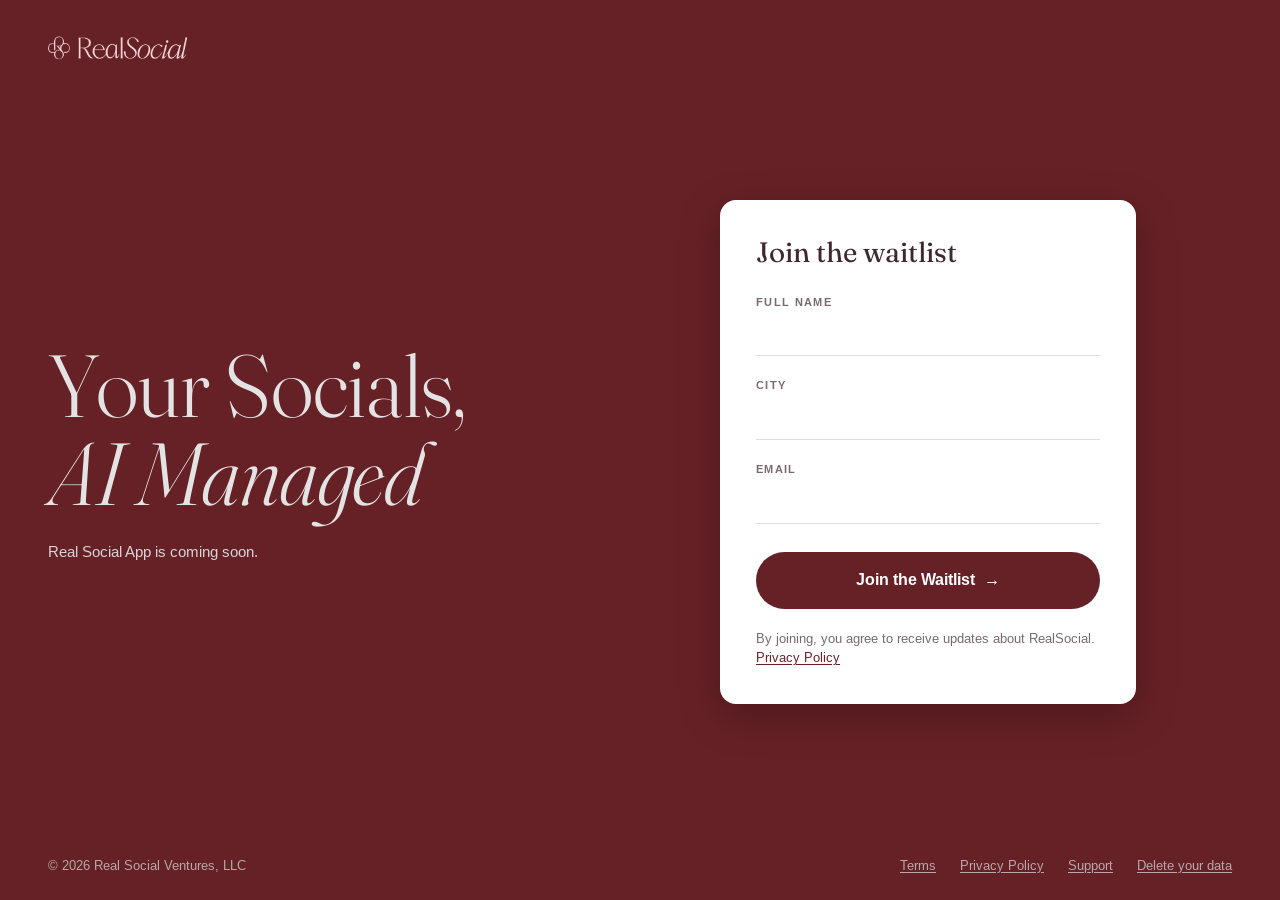
<file: index.html>
<!doctype html>
<html lang="en">
<head>
  <meta charset="utf-8">
  <meta name="viewport" content="width=device-width, initial-scale=1, viewport-fit=cover">
  <link rel="icon" href="favicon-32.png" sizes="32x32" type="image/png">
  <link rel="icon" href="RS-Fav.png" sizes="92x92" type="image/png">
  <link rel="apple-touch-icon" href="RS-Fav.png">
  <link rel="preconnect" href="https://fonts.googleapis.com">
  <link rel="preconnect" href="https://fonts.gstatic.com" crossorigin>
  <link href="https://fonts.googleapis.com/css2?family=Fraunces:ital,opsz,wght@0,9..144,300;0,9..144,400;1,9..144,300;1,9..144,400&family=Arimo:wght@400;500;700&display=swap" rel="stylesheet">
  <link rel="stylesheet" href="styles.css">
  <title>Real Social App</title>
  <meta name="description" content="Real Social App is coming soon.">
</head>
<body class="park">
  <header class="site-header"><a class="lockup" href="./" aria-label="RealSocial home"><img class="logo" src="RS-Logo-Pink.png" width="824" height="199" alt="RealSocial"></a></header>
  <main>
    <h1>Your Socials,<em>AI Managed</em></h1>
    <p class="tagline">Real Social App is coming soon.</p>
    <section class="waitlist" aria-labelledby="waitlist-title">
      <h2 id="waitlist-title">Join the waitlist</h2>
      <form id="waitlist-form" novalidate>
        <div class="field">
          <label for="name">Full name</label>
          <input id="name" name="name" type="text" autocomplete="name" required maxlength="200" aria-describedby="name-error">
          <p class="error" id="name-error"></p>
        </div>
        <div class="field">
          <label for="city">City</label>
          <input id="city" name="city" type="text" autocomplete="address-level2" required maxlength="200" aria-describedby="city-error">
          <p class="error" id="city-error"></p>
        </div>
        <div class="field">
          <label for="email">Email</label>
          <input id="email" name="email" type="email" autocomplete="email" inputmode="email" required maxlength="200" aria-describedby="email-error">
          <p class="error" id="email-error"></p>
        </div>
        <div class="hp" aria-hidden="true">
          <label for="website">Website</label>
          <input id="website" name="website" type="text" tabindex="-1" autocomplete="off">
        </div>
        <button type="submit"><span class="label">Join the Waitlist</span><span class="spinner" aria-hidden="true"></span></button>
        <p class="form-status" id="waitlist-status" role="alert"></p>
        <p class="consent">By joining, you agree to receive updates about RealSocial. <a href="privacy/">Privacy Policy</a></p>
      </form>
      <p class="success" id="waitlist-success" role="status" tabindex="-1" hidden>You’re on the list. We’ll be in touch soon.</p>
    </section>
  </main>
  <footer class="site-footer">
    <span>&copy; 2026 Real Social Ventures, LLC</span>
    <nav class="footer-links">
      <a href="terms/">Terms</a>
      <a href="privacy/">Privacy Policy</a>
      <a href="support/">Support</a>
      <a href="data-deletion/">Delete your data</a>
    </nav>
  </footer>
  <script src="waitlist.js" defer></script>
</body>
</html>
</file>
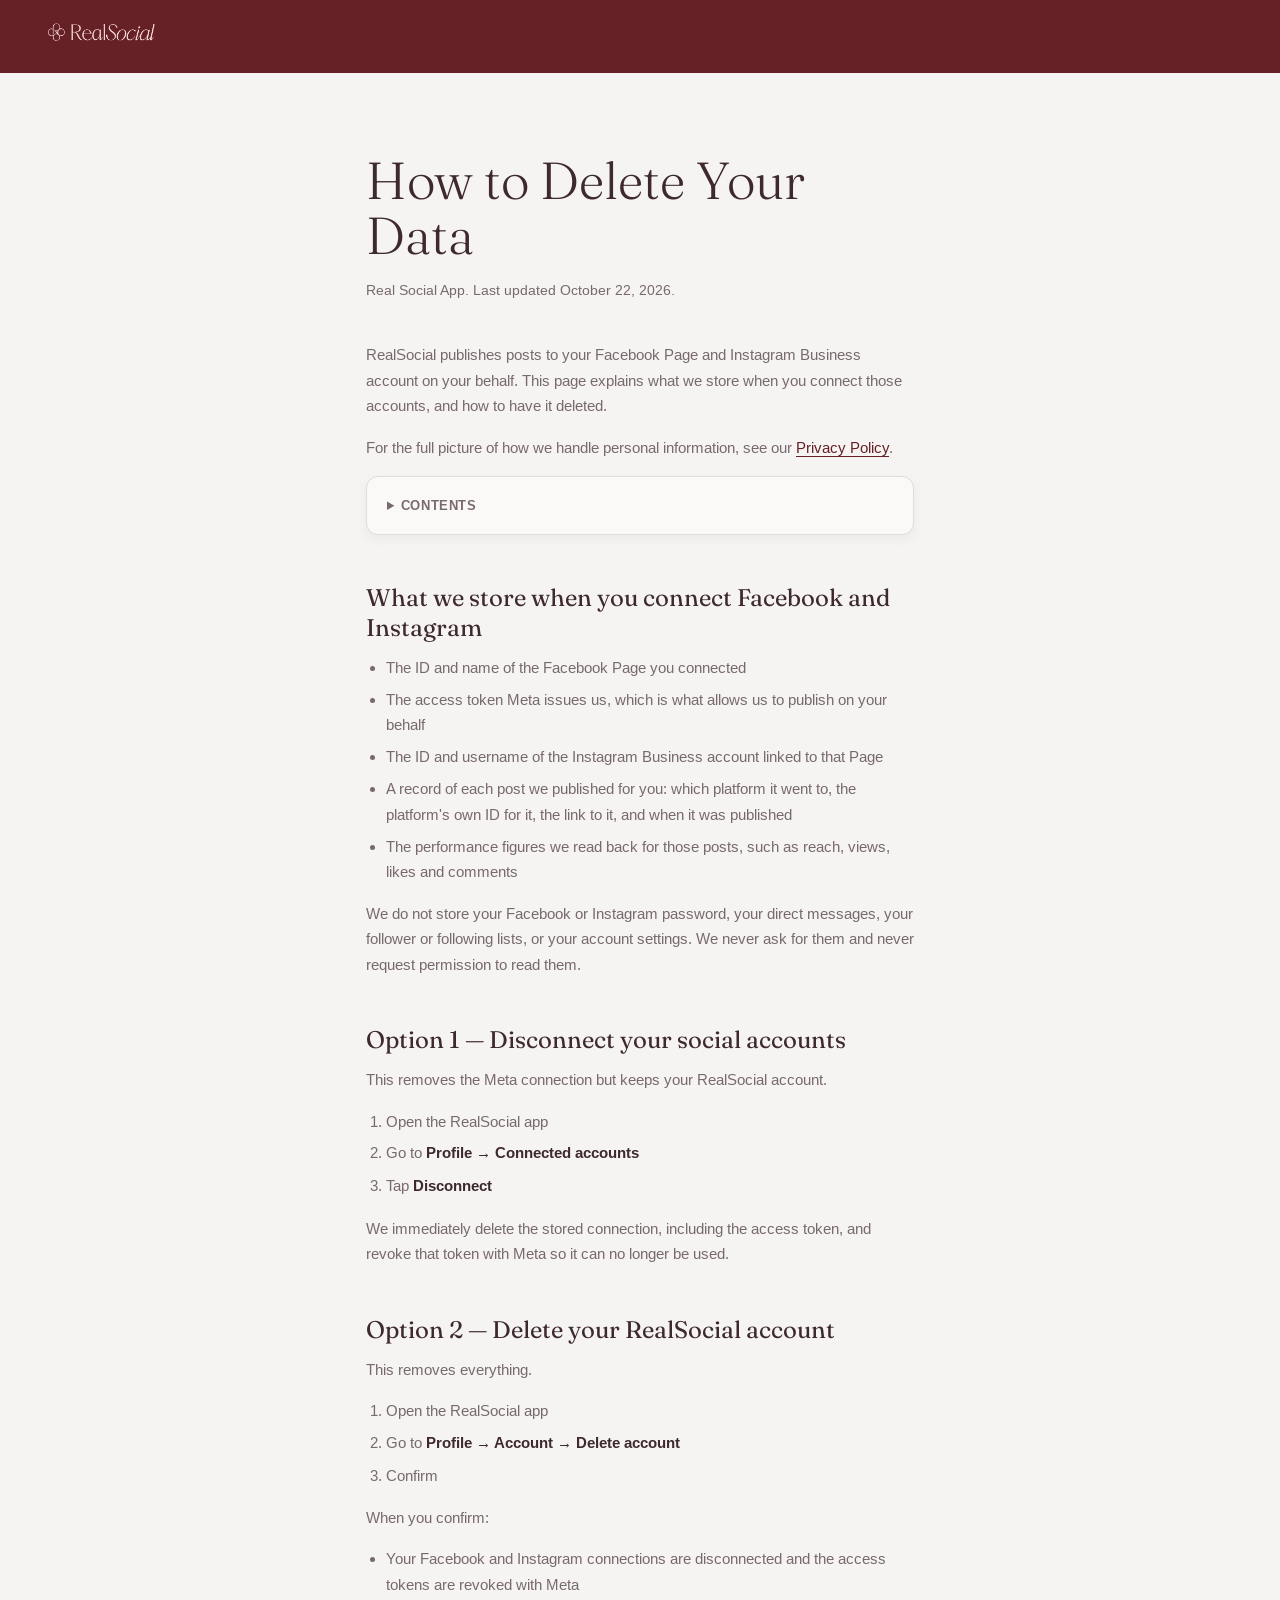
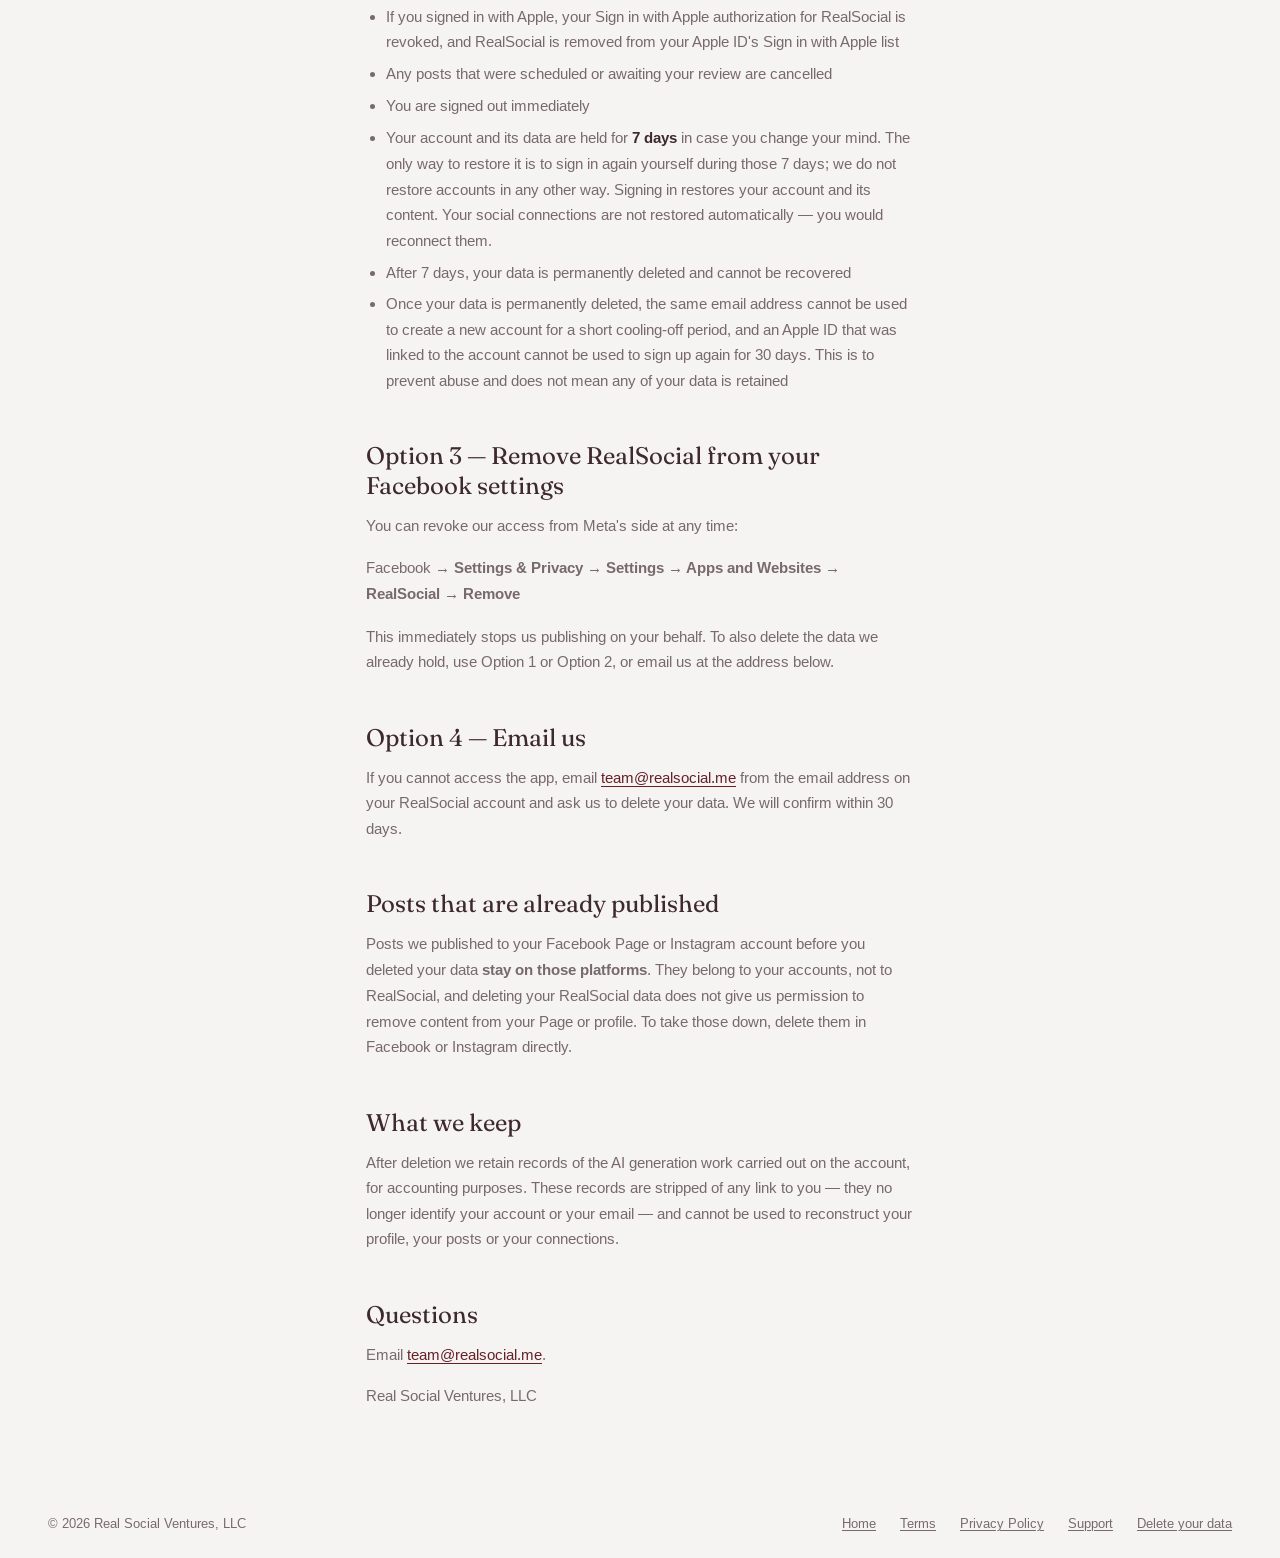
<file: data-deletion/index.html>
<!doctype html>
<html lang="en">
<head>
  <meta charset="utf-8">
  <meta name="viewport" content="width=device-width, initial-scale=1, viewport-fit=cover">
  <link rel="icon" href="../favicon-32.png" sizes="32x32" type="image/png">
  <link rel="icon" href="../RS-Fav.png" sizes="92x92" type="image/png">
  <link rel="apple-touch-icon" href="../RS-Fav.png">
  <link rel="preconnect" href="https://fonts.googleapis.com">
  <link rel="preconnect" href="https://fonts.gstatic.com" crossorigin>
  <link href="https://fonts.googleapis.com/css2?family=Fraunces:ital,opsz,wght@0,9..144,300;0,9..144,400;1,9..144,300;1,9..144,400&family=Arimo:wght@400;500;700&display=swap" rel="stylesheet">
  <link rel="stylesheet" href="../styles.css">

  <title>How to Delete Your Data — Real Social App</title>
  <meta name="description" content="What Real Social App stores when you connect Facebook and Instagram, and how to have it deleted.">
  <link rel="canonical" href="https://realsocial.me/data-deletion">
</head>
<body>
  <header class="site-header"><a class="lockup" href="../" aria-label="RealSocial home"><img class="logo" src="../RS-Logo-Pink.png" width="824" height="199" alt="RealSocial"></a></header>

  <main class="doc">
    <h1>How to Delete Your Data</h1>
    <p class="updated">Real Social App. Last updated October 22, 2026.</p>

    <p>RealSocial publishes posts to your Facebook Page and Instagram Business account on your behalf. This page explains what we store when you connect those accounts, and how to have it deleted.</p>
    <p>For the full picture of how we handle personal information, see our <a href="../privacy/">Privacy Policy</a>.</p>

    <details class="toc">
      <summary>Contents</summary>
      <ul>
        <li><a href="#what-we-store">What we store when you connect Facebook and Instagram</a></li>
        <li><a href="#disconnect">Option 1 &mdash; Disconnect your social accounts</a></li>
        <li><a href="#delete-account">Option 2 &mdash; Delete your RealSocial account</a></li>
        <li><a href="#facebook-settings">Option 3 &mdash; Remove RealSocial from your Facebook settings</a></li>
        <li><a href="#email-us">Option 4 &mdash; Email us</a></li>
        <li><a href="#published-posts">Posts that are already published</a></li>
        <li><a href="#what-we-keep">What we keep</a></li>
        <li><a href="#questions">Questions</a></li>
      </ul>
    </details>

    <section id="what-we-store">
      <h2>What we store when you connect Facebook and Instagram</h2>
      <ul>
        <li>The ID and name of the Facebook Page you connected</li>
        <li>The access token Meta issues us, which is what allows us to publish on your behalf</li>
        <li>The ID and username of the Instagram Business account linked to that Page</li>
        <li>A record of each post we published for you: which platform it went to, the platform's own ID for it, the link to it, and when it was published</li>
        <li>The performance figures we read back for those posts, such as reach, views, likes and comments</li>
      </ul>
      <p>We do not store your Facebook or Instagram password, your direct messages, your follower or following lists, or your account settings. We never ask for them and never request permission to read them.</p>
    </section>

    <section id="disconnect">
      <h2>Option 1 &mdash; Disconnect your social accounts</h2>
      <p>This removes the Meta connection but keeps your RealSocial account.</p>
      <ol>
        <li>Open the RealSocial app</li>
        <li>Go to <strong>Profile &rarr; Connected accounts</strong></li>
        <li>Tap <strong>Disconnect</strong></li>
      </ol>
      <p>We immediately delete the stored connection, including the access token, and revoke that token with Meta so it can no longer be used.</p>
    </section>

    <section id="delete-account">
      <h2>Option 2 &mdash; Delete your RealSocial account</h2>
      <p>This removes everything.</p>
      <ol>
        <li>Open the RealSocial app</li>
        <li>Go to <strong>Profile &rarr; Account &rarr; Delete account</strong></li>
        <li>Confirm</li>
      </ol>
      <p>When you confirm:</p>
      <ul>
        <li>Your Facebook and Instagram connections are disconnected and the access tokens are revoked with Meta</li>
        <li>If you signed in with Apple, your Sign in with Apple authorization for RealSocial is revoked, and RealSocial is removed from your Apple ID's Sign in with Apple list</li>
        <li>Any posts that were scheduled or awaiting your review are cancelled</li>
        <li>You are signed out immediately</li>
        <li>Your account and its data are held for <strong>7 days</strong> in case you change your mind. The only way to restore it is to sign in again yourself during those 7 days; we do not restore accounts in any other way. Signing in restores your account and its content. Your social connections are not restored automatically &mdash; you would reconnect them.</li>
        <li>After 7 days, your data is permanently deleted and cannot be recovered</li>
        <li>Once your data is permanently deleted, the same email address cannot be used to create a new account for a short cooling-off period, and an Apple ID that was linked to the account cannot be used to sign up again for 30 days. This is to prevent abuse and does not mean any of your data is retained</li>
      </ul>
    </section>

    <section id="facebook-settings">
      <h2>Option 3 &mdash; Remove RealSocial from your Facebook settings</h2>
      <p>You can revoke our access from Meta's side at any time:</p>
      <p>Facebook &rarr; <strong>Settings &amp; Privacy &rarr; Settings &rarr; Apps and Websites &rarr; RealSocial &rarr; Remove</strong></p>
      <p>This immediately stops us publishing on your behalf. To also delete the data we already hold, use Option 1 or Option 2, or email us at the address below.</p>
    </section>

    <section id="email-us">
      <h2>Option 4 &mdash; Email us</h2>
      <p>If you cannot access the app, email <a href="mailto:team@realsocial.me">team@realsocial.me</a> from the email address on your RealSocial account and ask us to delete your data. We will confirm within 30 days.</p>
    </section>

    <section id="published-posts">
      <h2>Posts that are already published</h2>
      <p>Posts we published to your Facebook Page or Instagram account before you deleted your data <strong>stay on those platforms</strong>. They belong to your accounts, not to RealSocial, and deleting your RealSocial data does not give us permission to remove content from your Page or profile. To take those down, delete them in Facebook or Instagram directly.</p>
    </section>

    <section id="what-we-keep">
      <h2>What we keep</h2>
      <p>After deletion we retain records of the AI generation work carried out on the account, for accounting purposes. These records are stripped of any link to you &mdash; they no longer identify your account or your email &mdash; and cannot be used to reconstruct your profile, your posts or your connections.</p>
    </section>

    <section id="questions">
      <h2>Questions</h2>
      <p>Email <a href="mailto:team@realsocial.me">team@realsocial.me</a>.</p>
      <p>Real Social Ventures, LLC</p>
    </section>
  </main>

  <footer class="site-footer">
    <span>&copy; 2026 Real Social Ventures, LLC</span>
    <nav class="footer-links">
      <a href="../">Home</a>
      <a href="../terms/">Terms</a>
      <a href="../privacy/">Privacy Policy</a>
      <a href="../support/">Support</a>
      <a href="../data-deletion/">Delete your data</a>
    </nav>
  </footer>
</body>
</html>
</file>
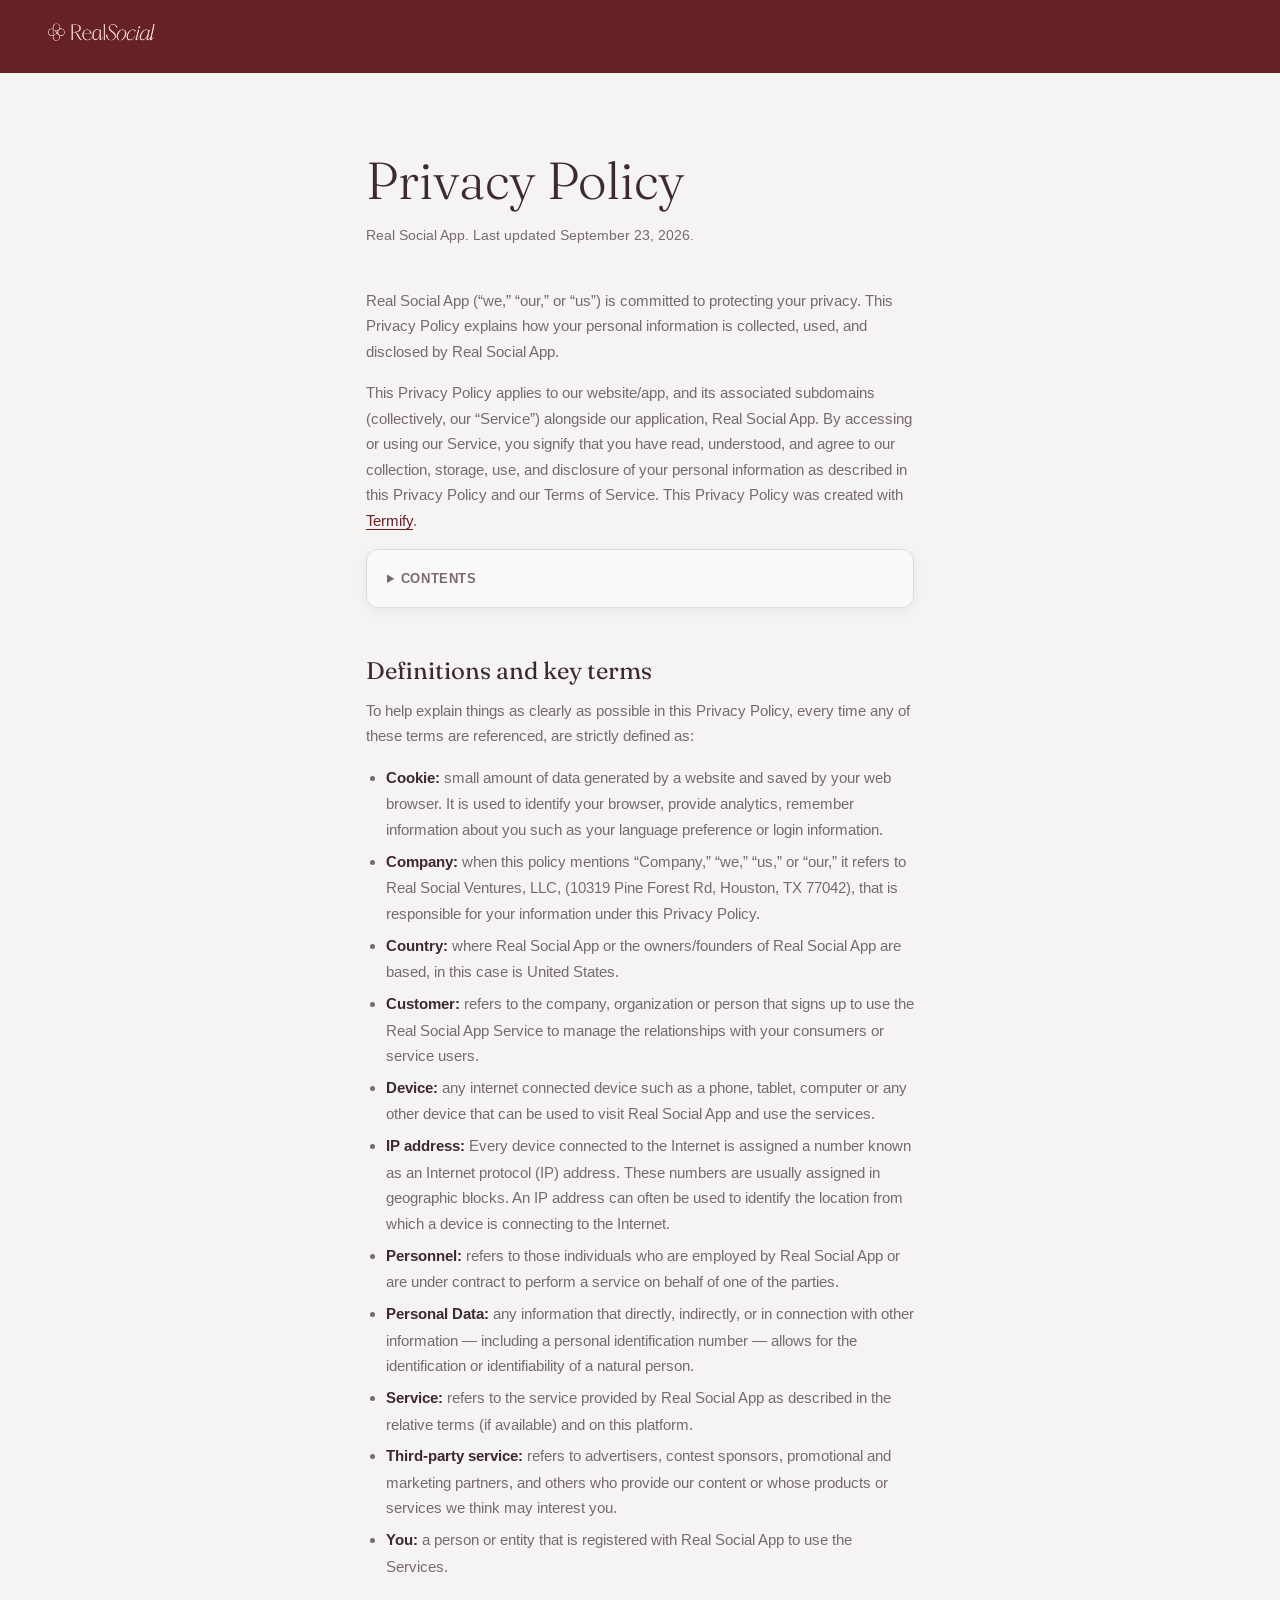
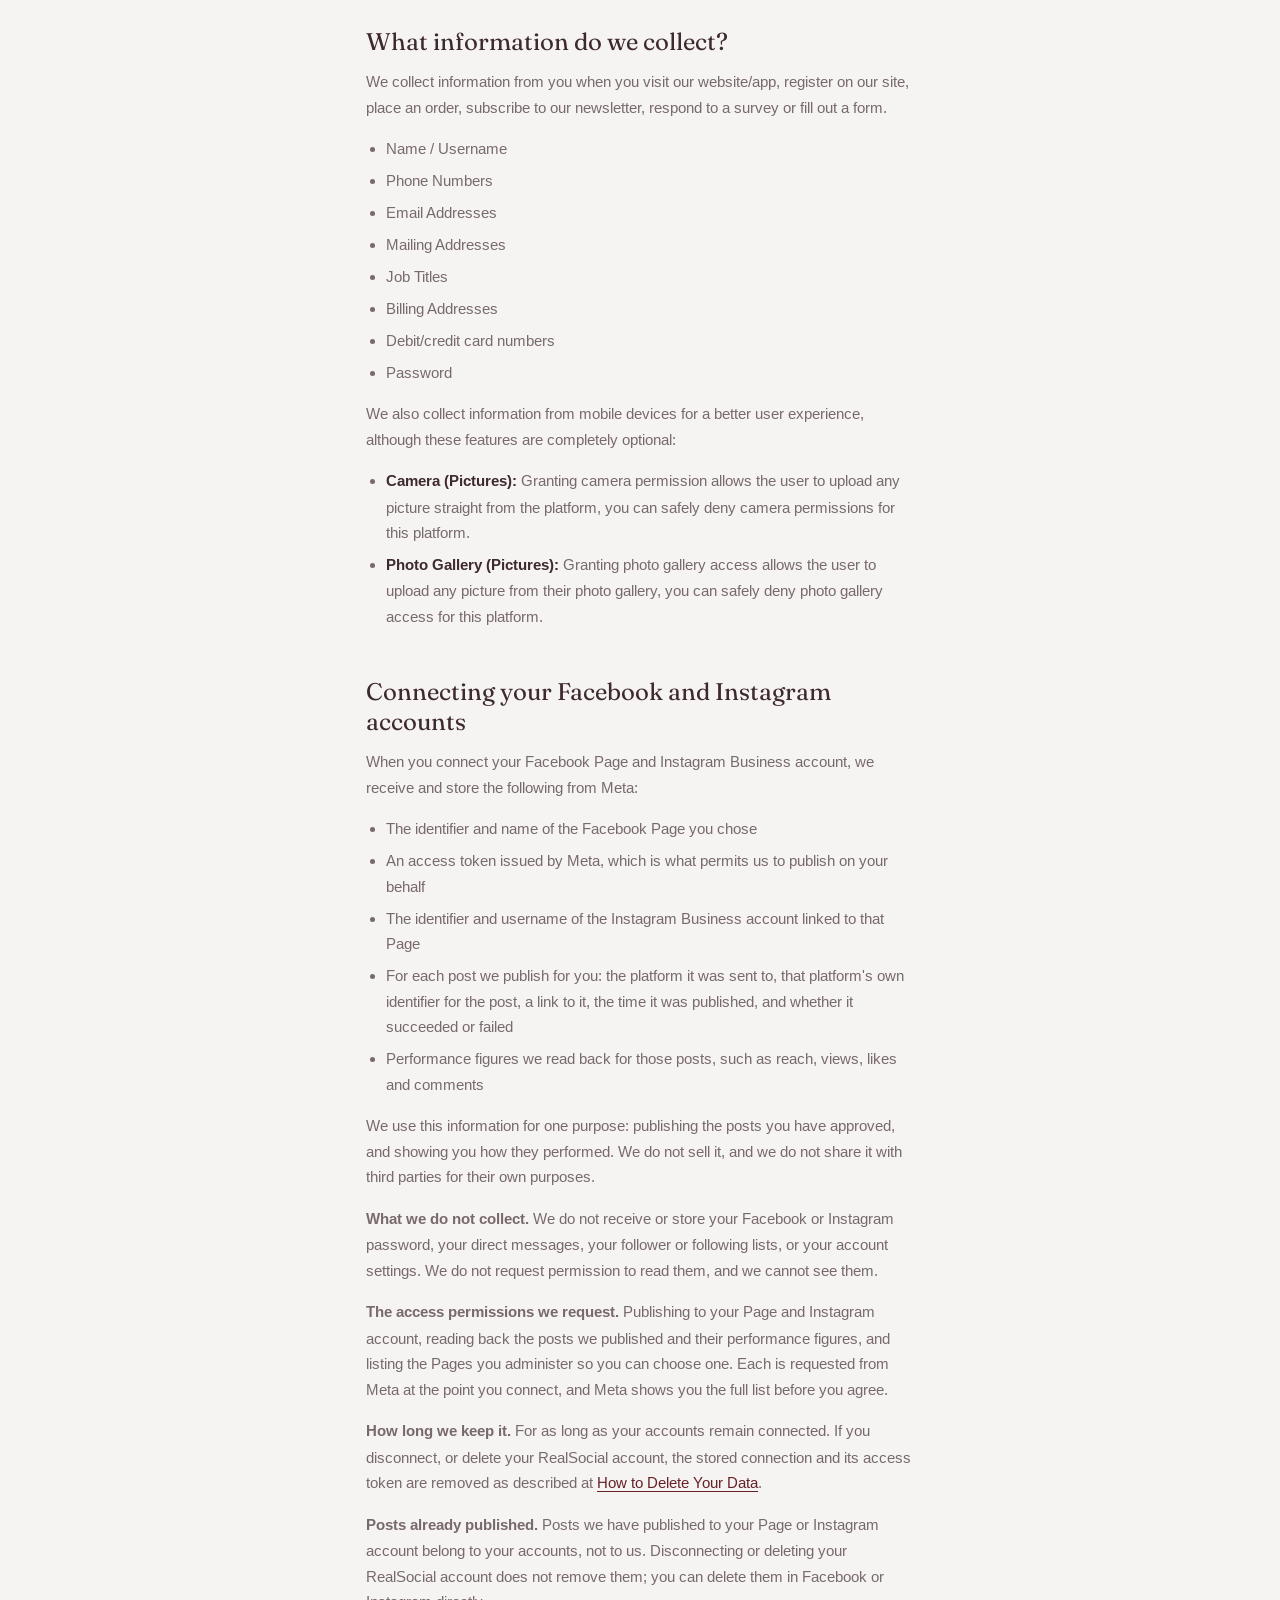
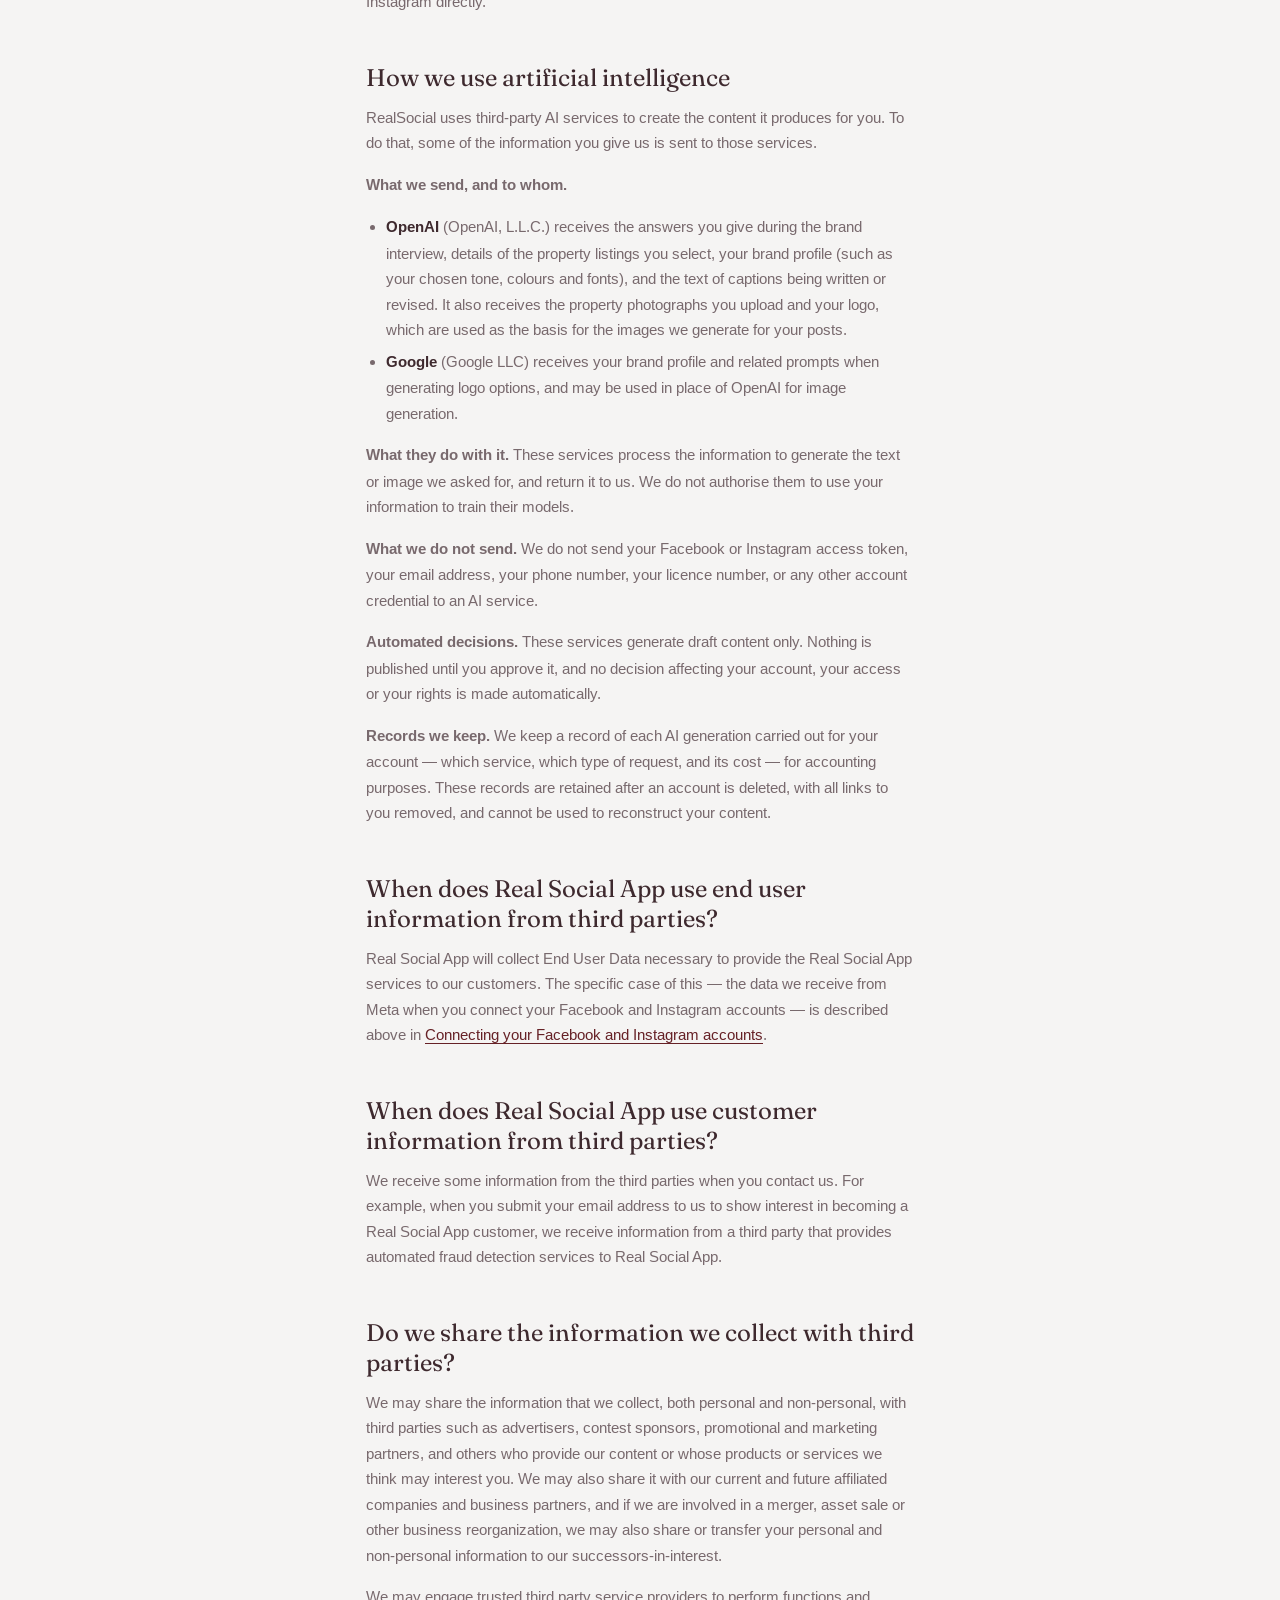
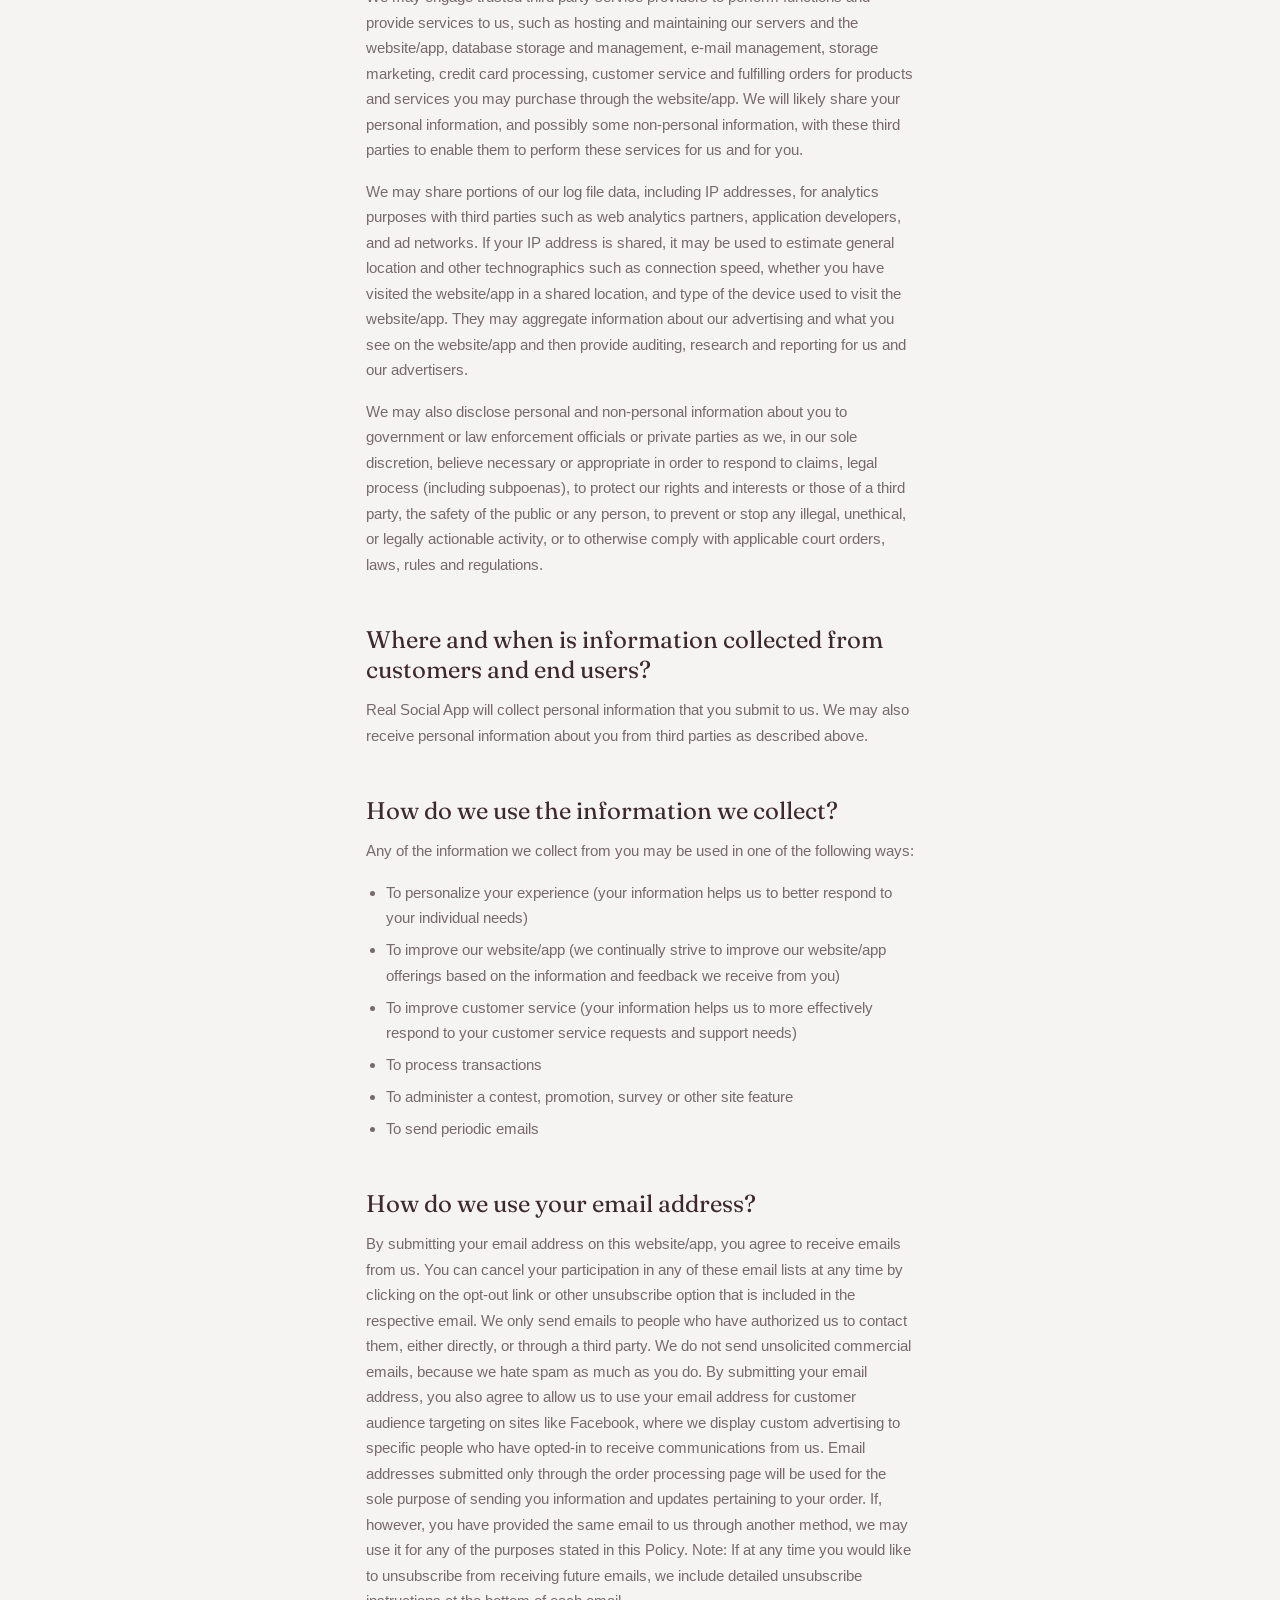
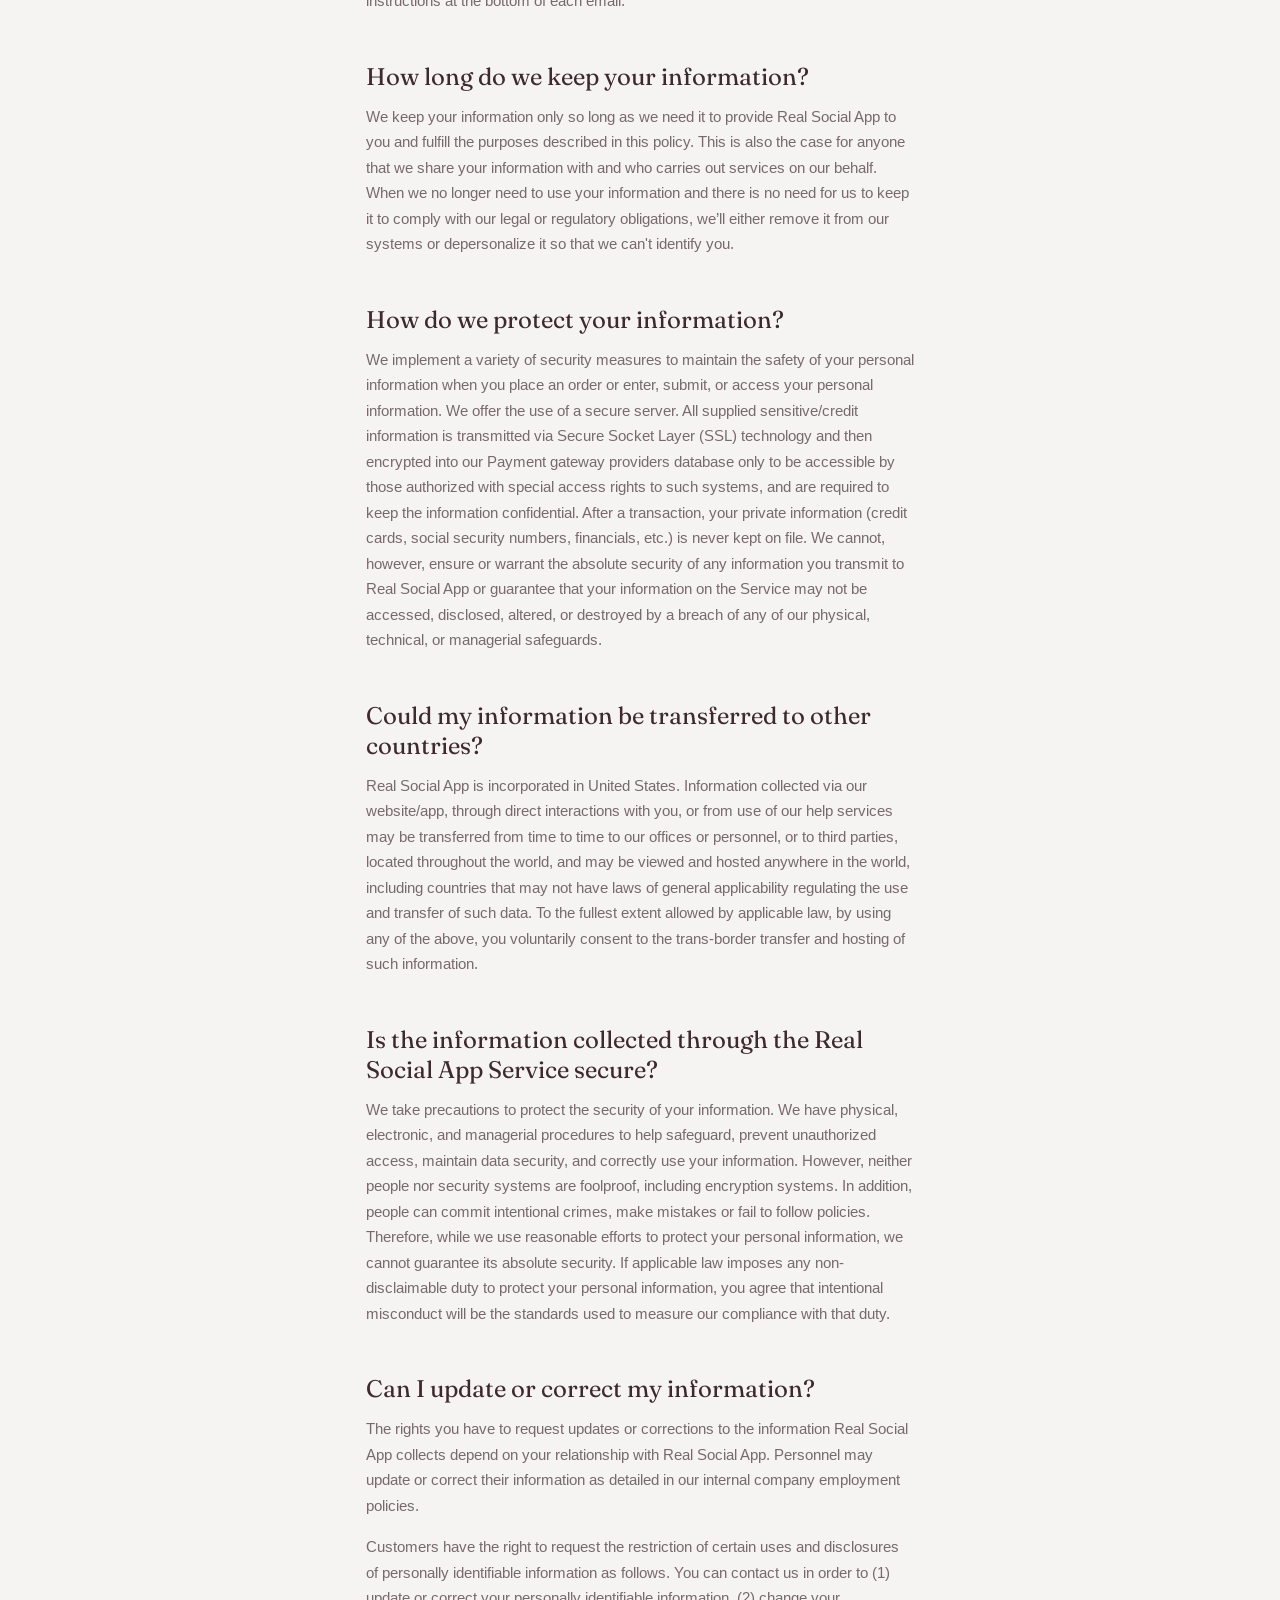
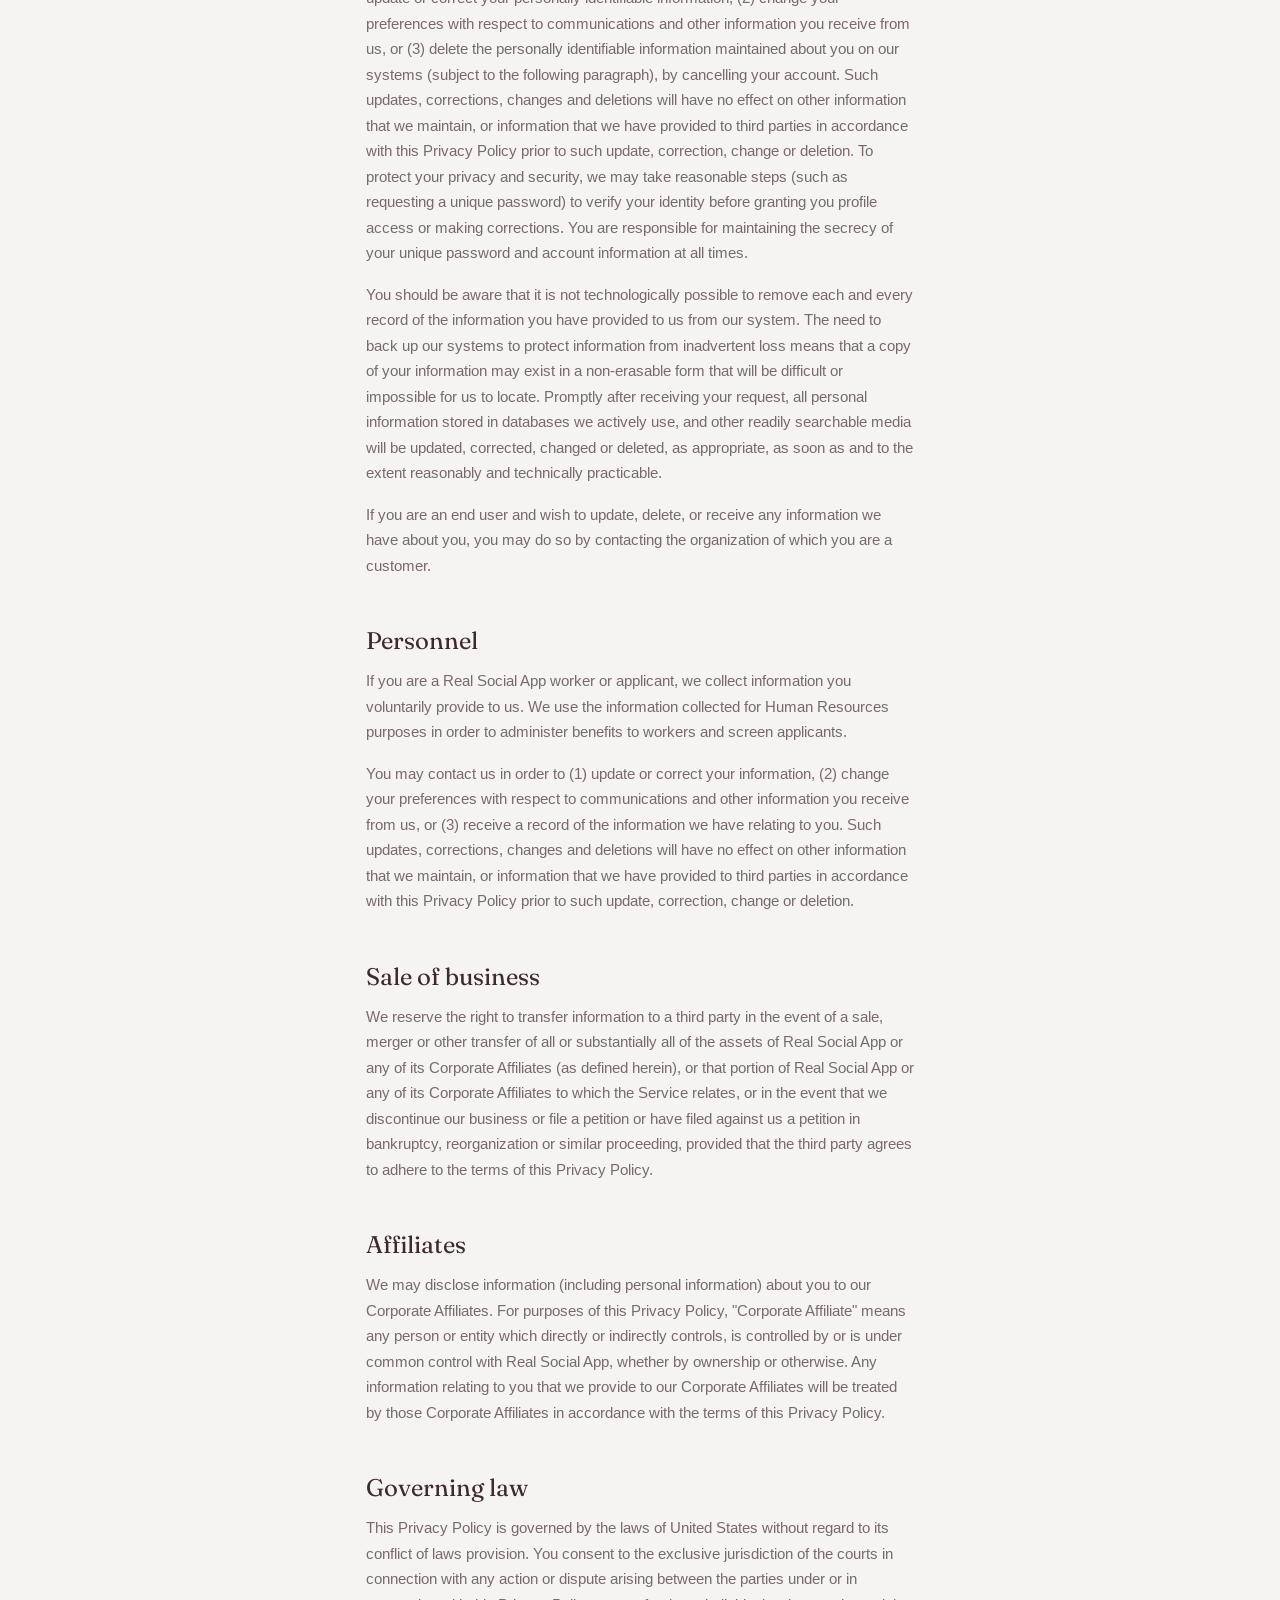
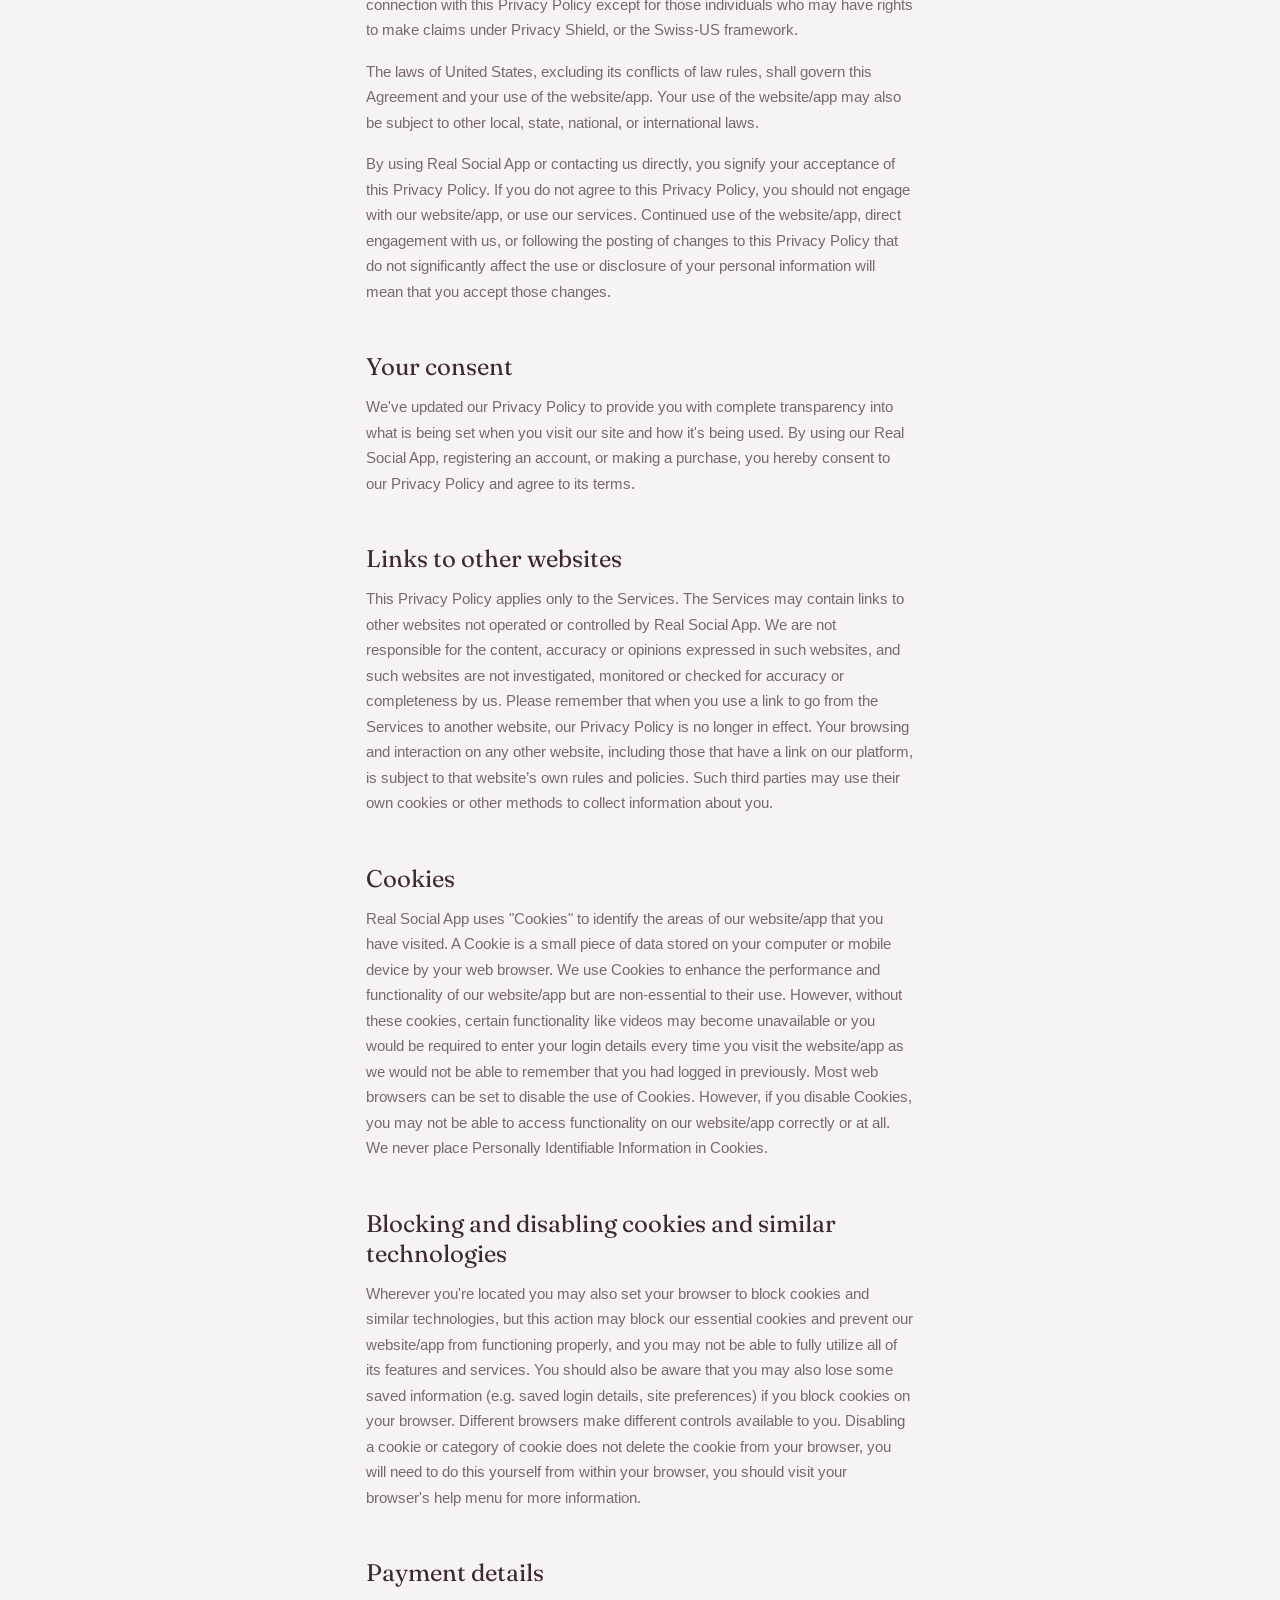
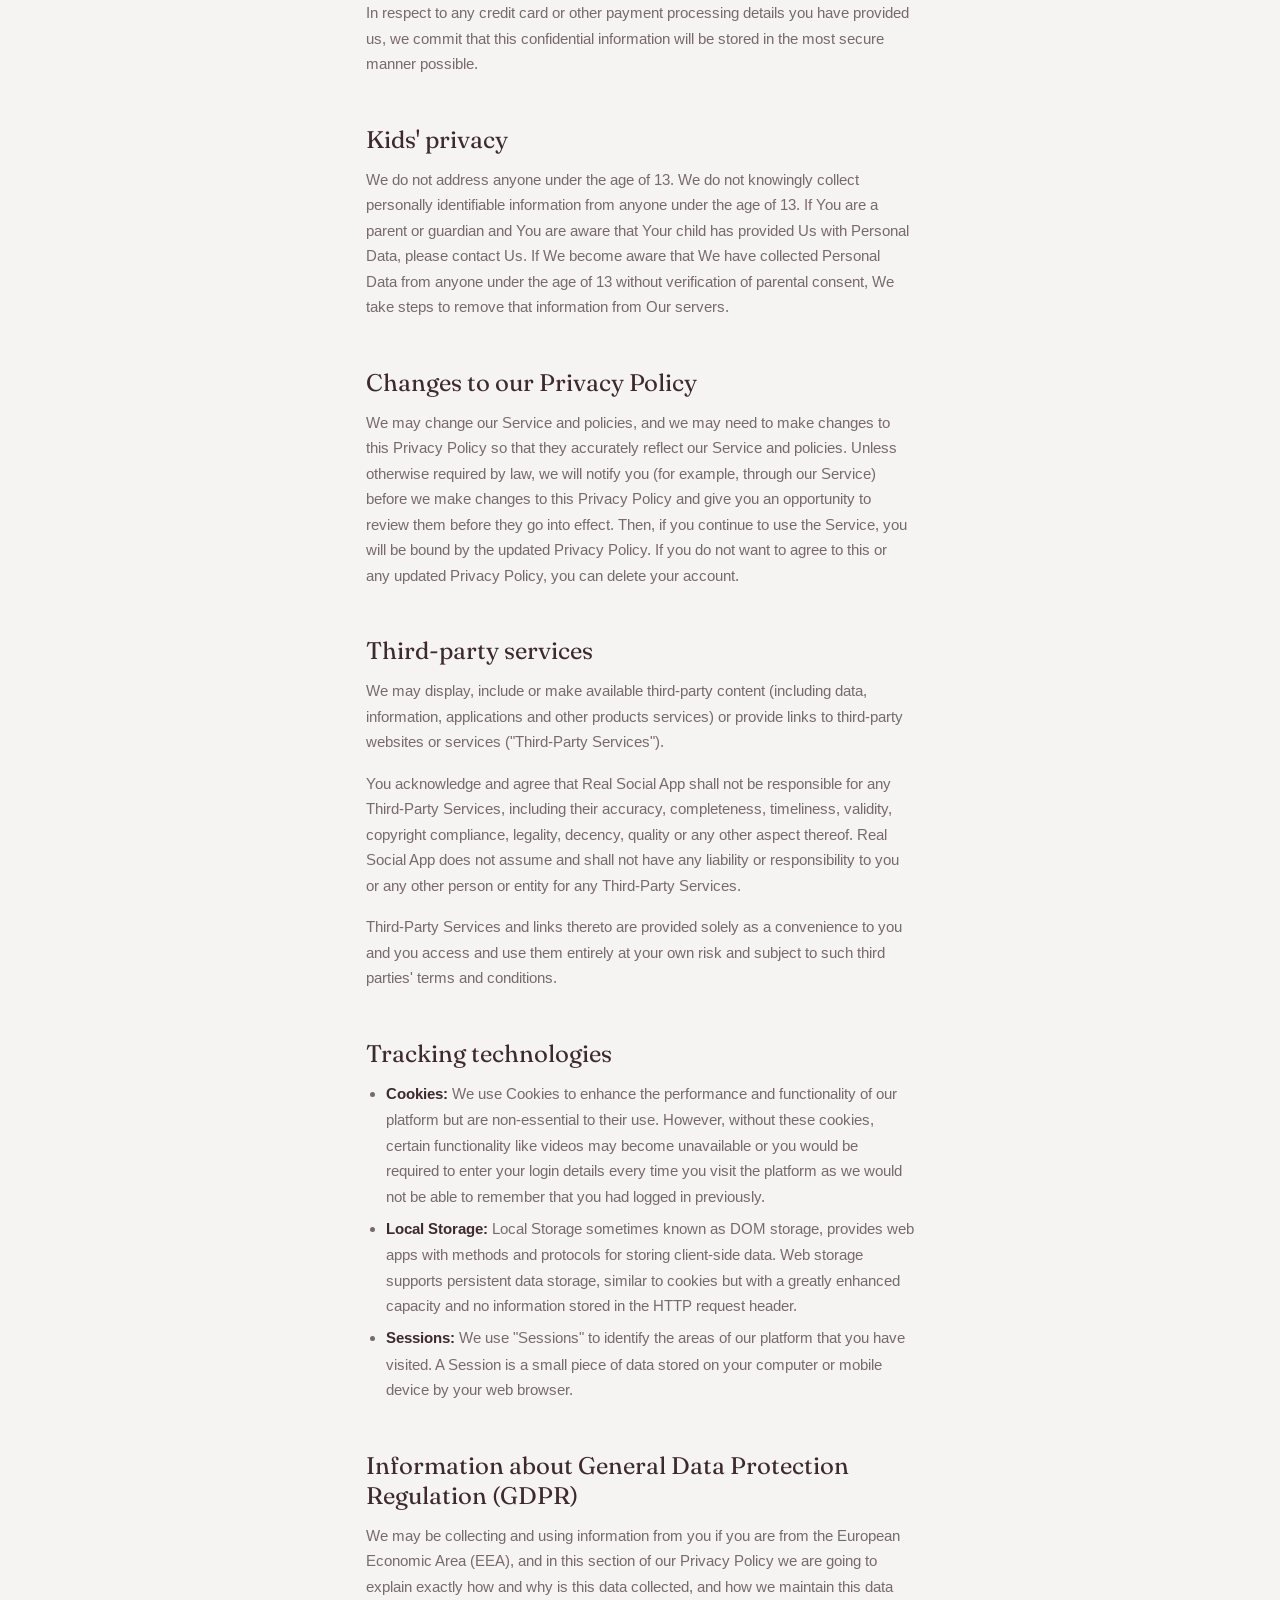
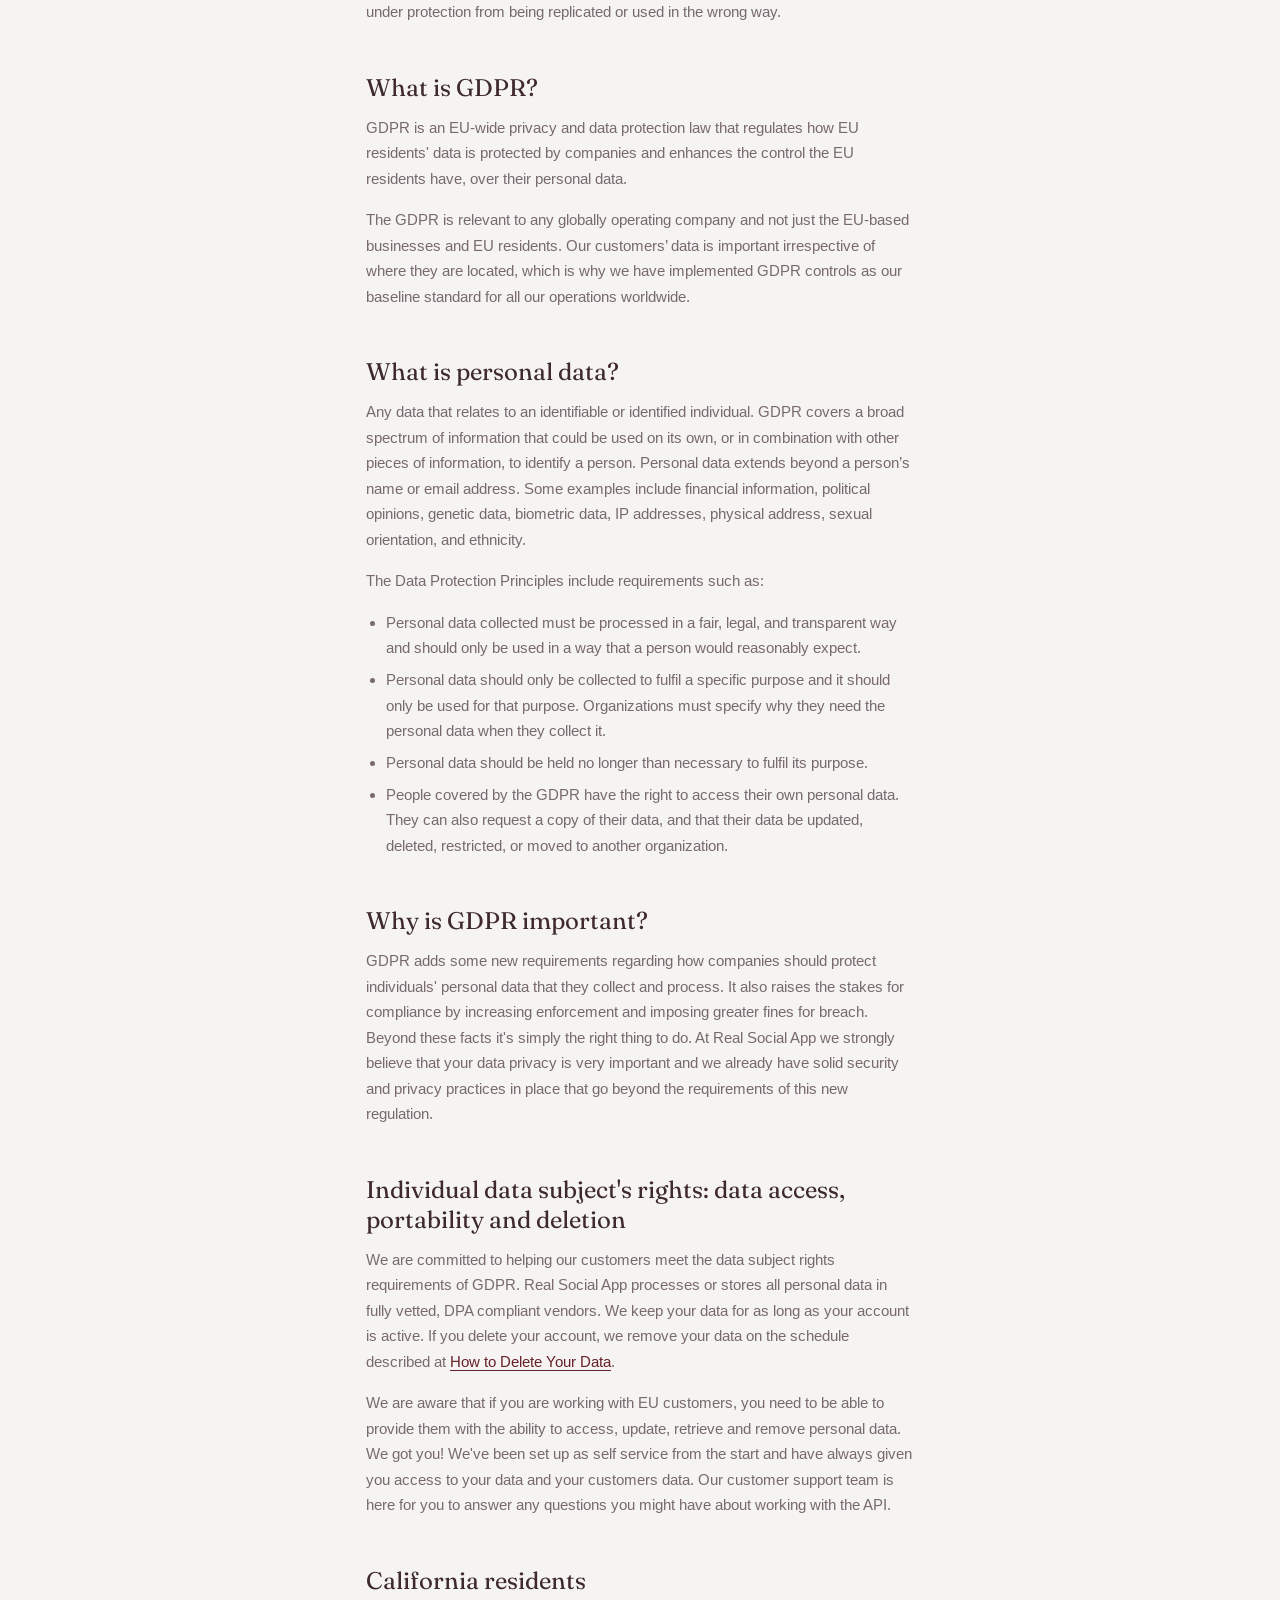
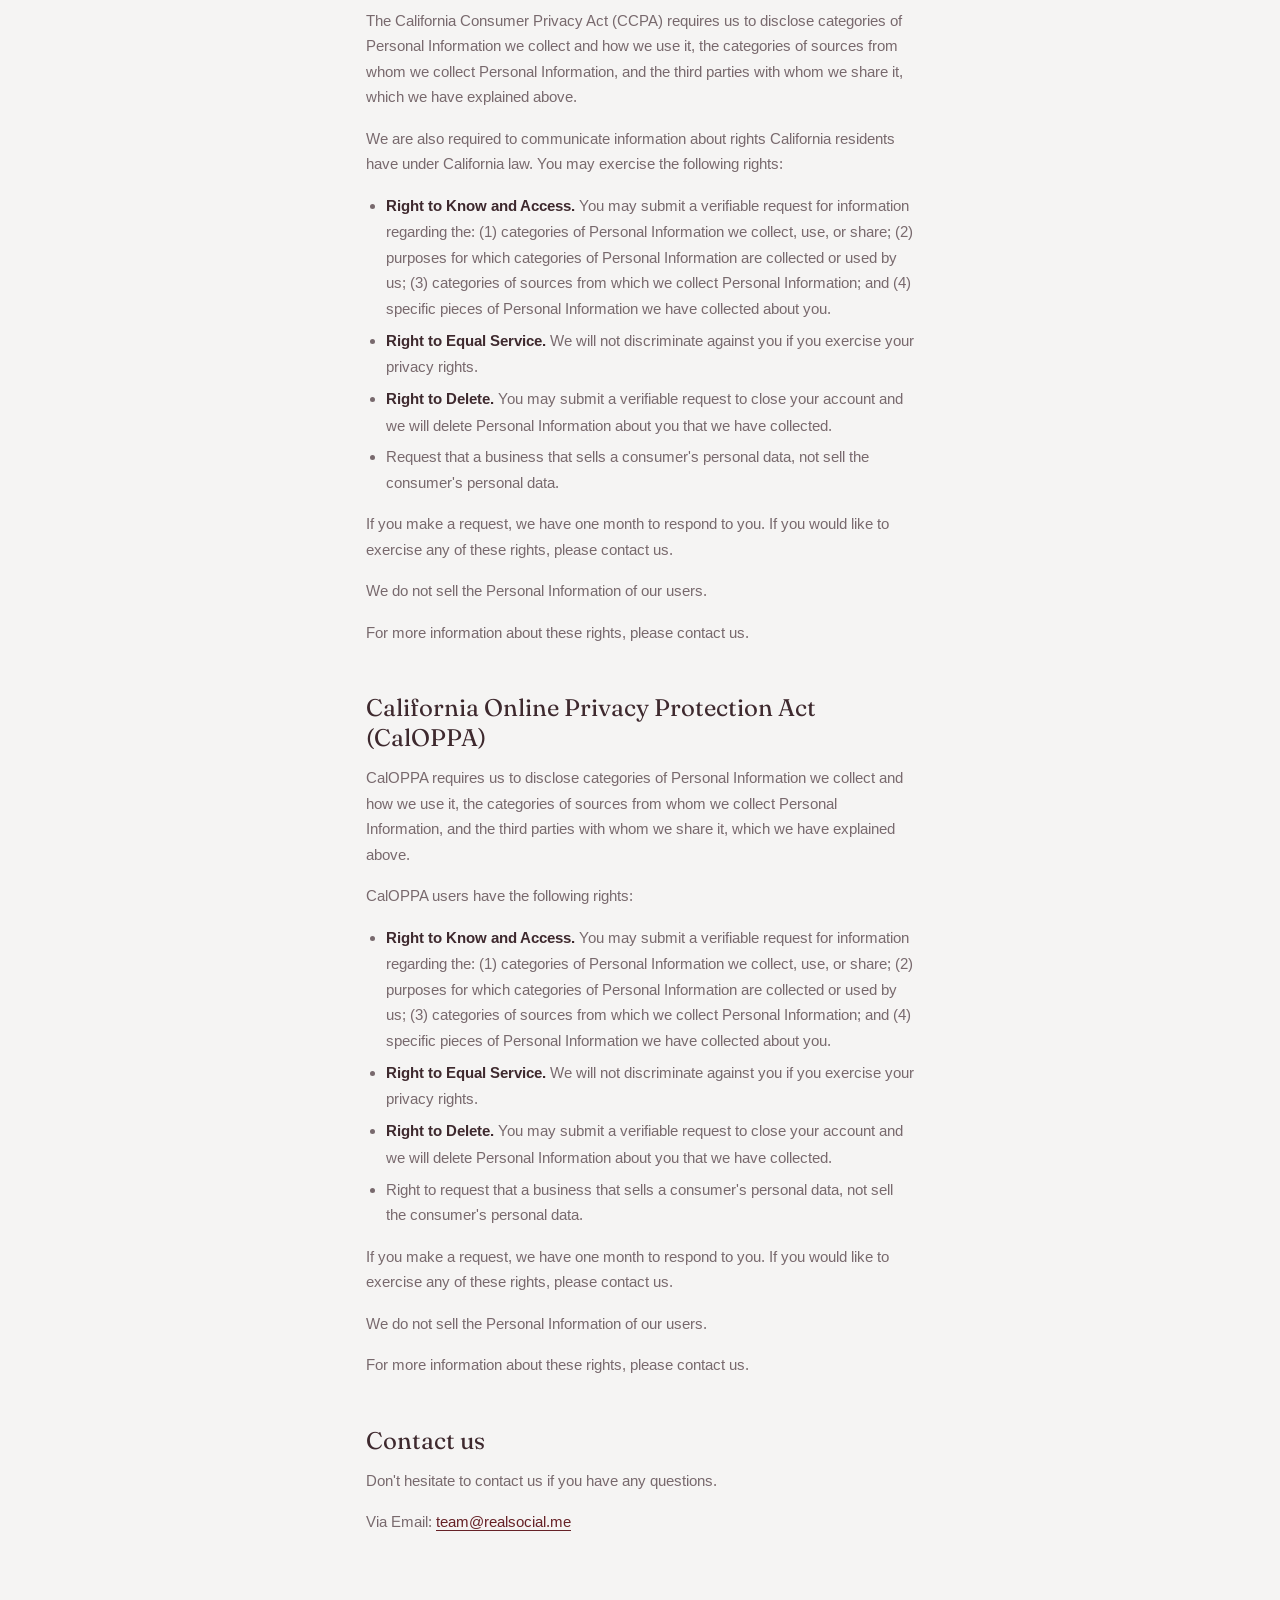
<file: privacy-policy/index.html>
<!doctype html>
<html lang="en">
<head>
  <meta charset="utf-8">
  <!-- GitHub Pages serves static files only, so the /privacy-policy -> /privacy
       redirect from vercel.json is reproduced here as a meta refresh.
       Note this is a client-side hop, not a 301. -->
  <meta http-equiv="refresh" content="0; url=../privacy/">
  <link rel="canonical" href="https://realsocial.me/privacy">
  <meta name="robots" content="noindex">
  <title>Redirecting to the privacy policy</title>
</head>
<body>
  <p>Redirecting to the <a href="../privacy/">privacy policy</a>.</p>
  <script>location.replace("../privacy/");</script>
</body>
</html>
</file>
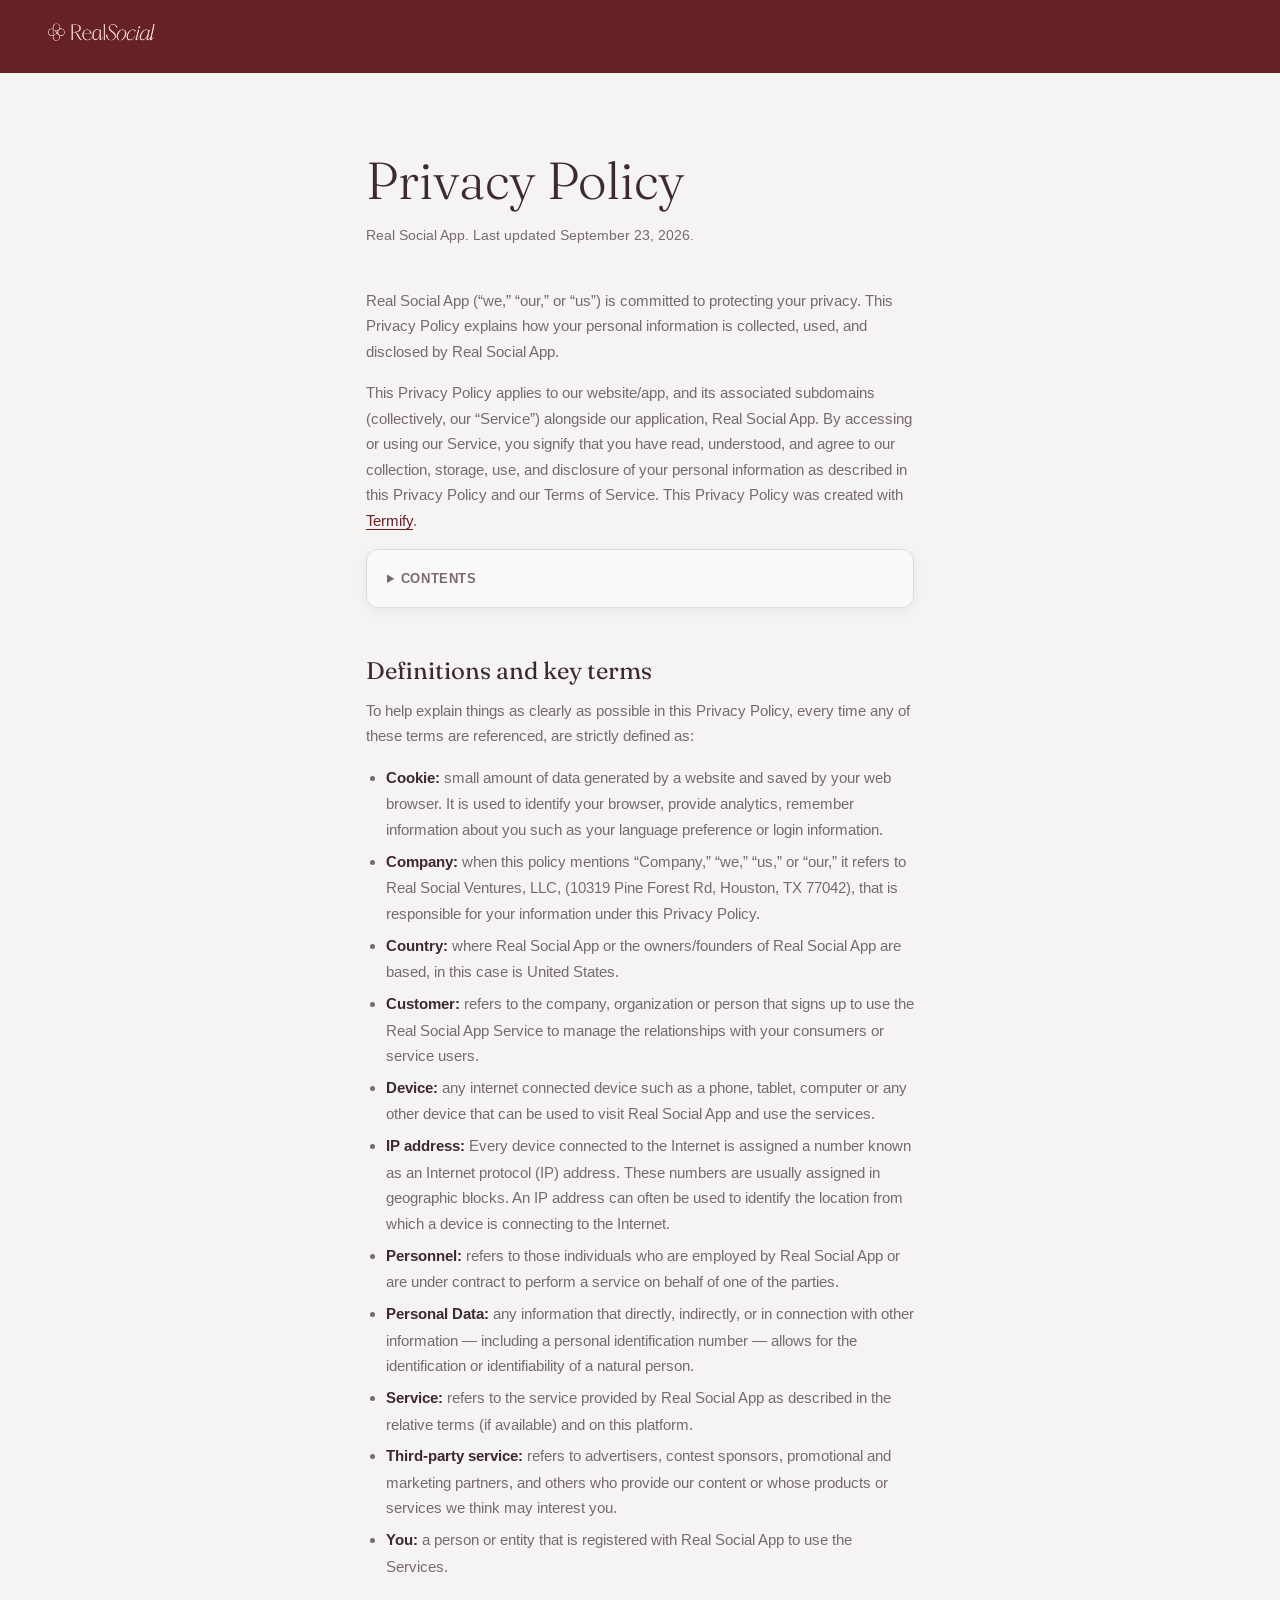
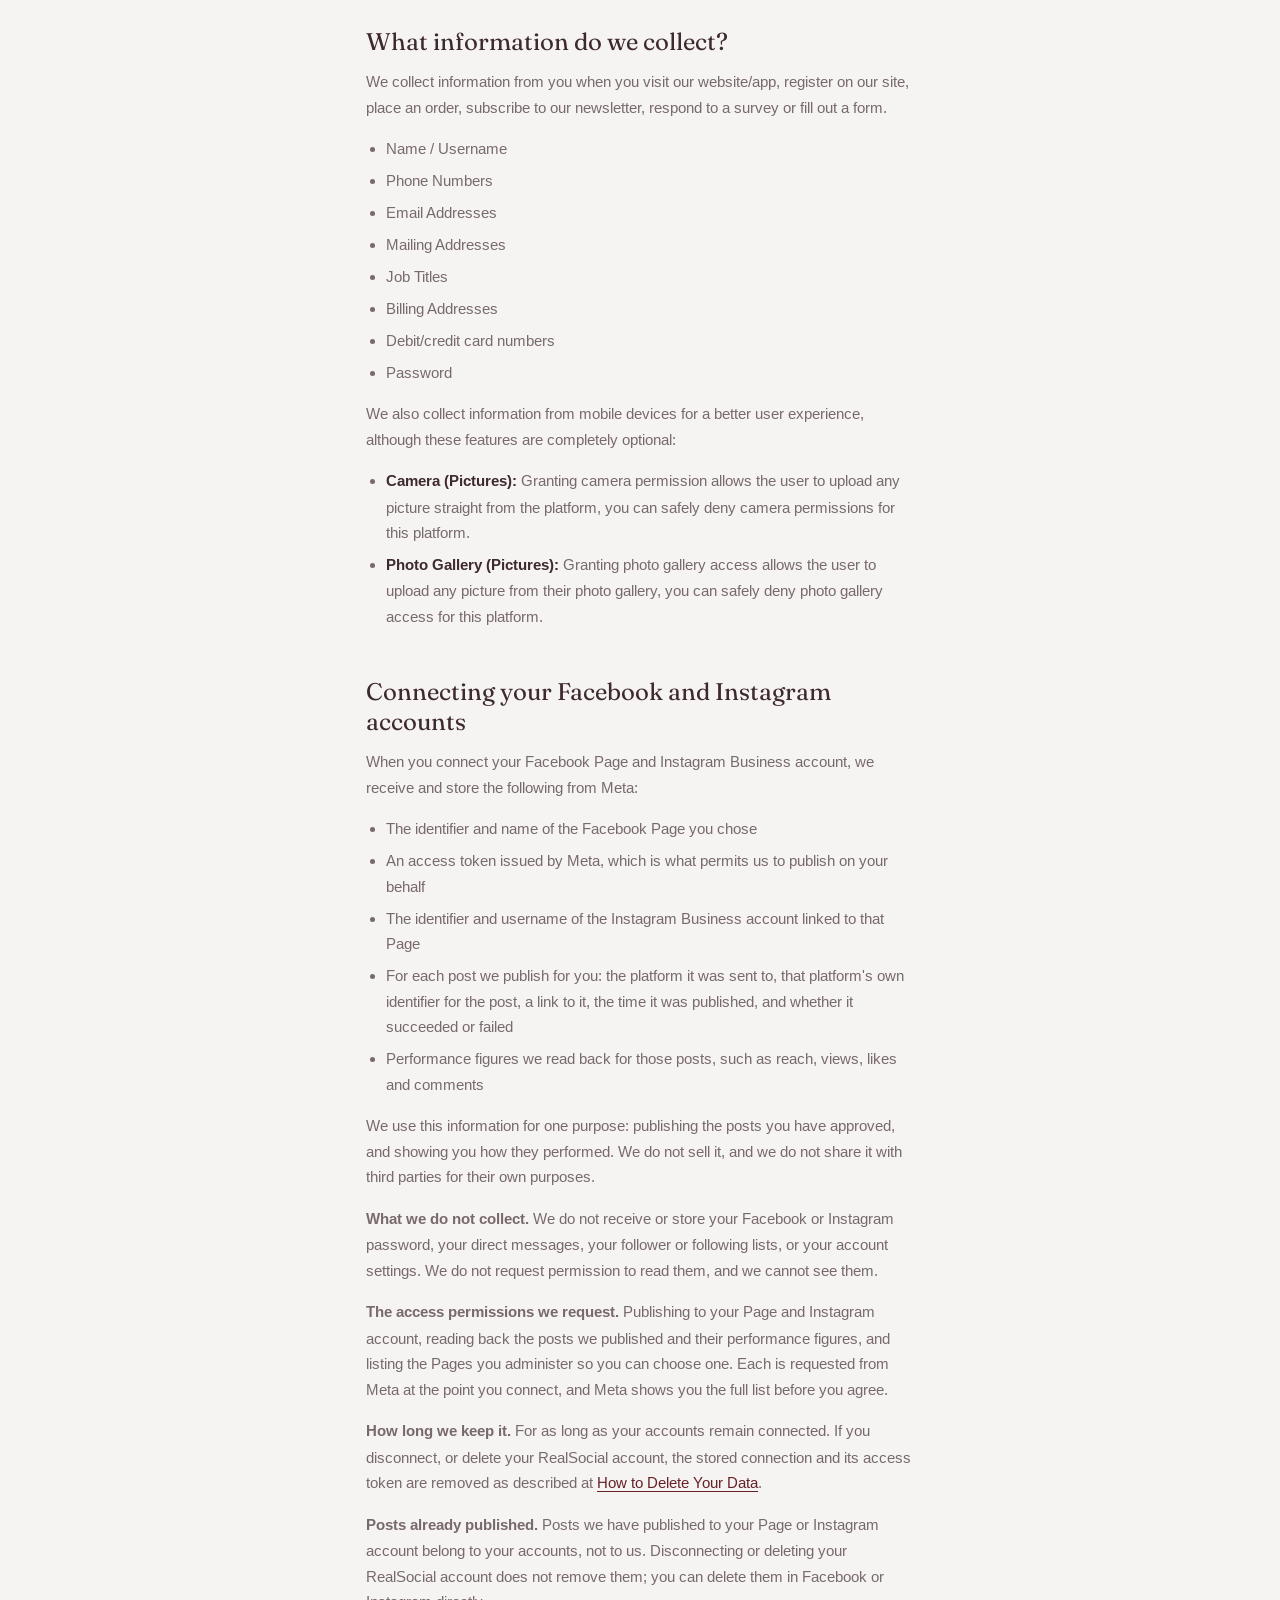
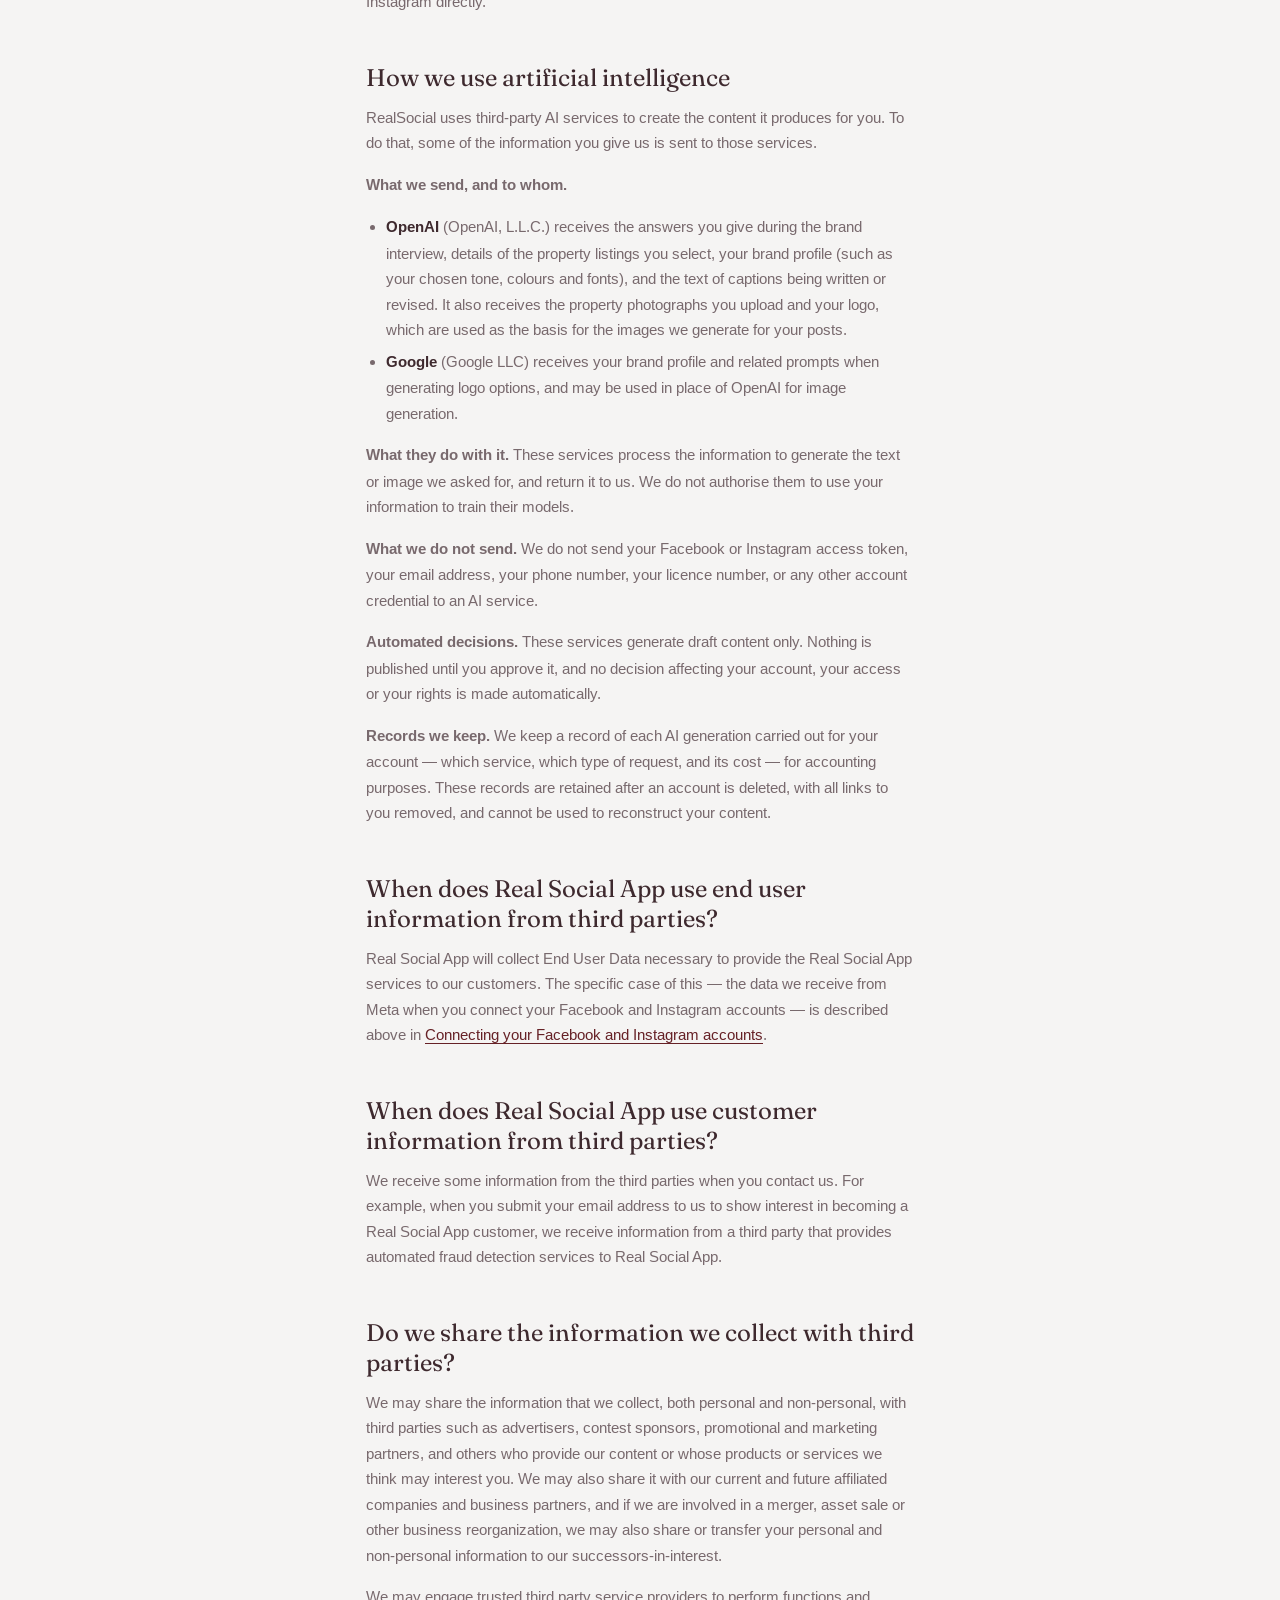
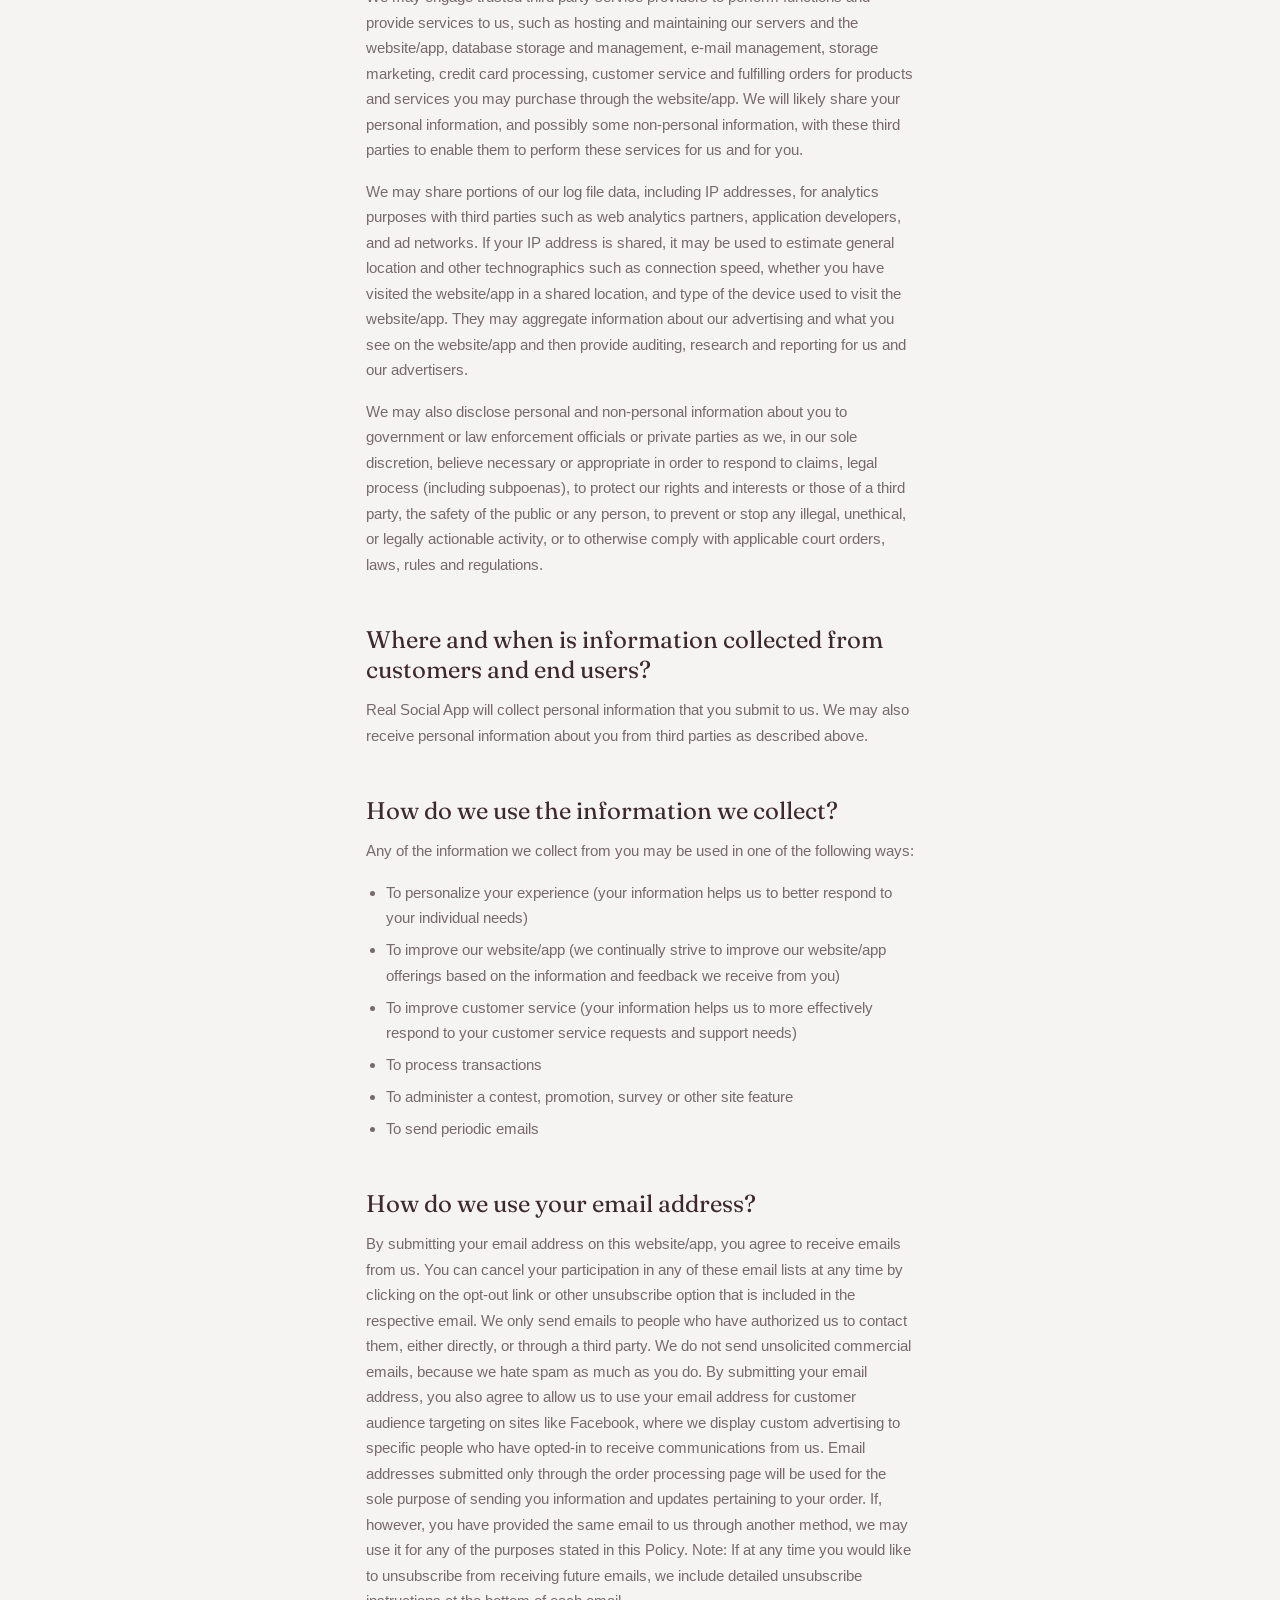
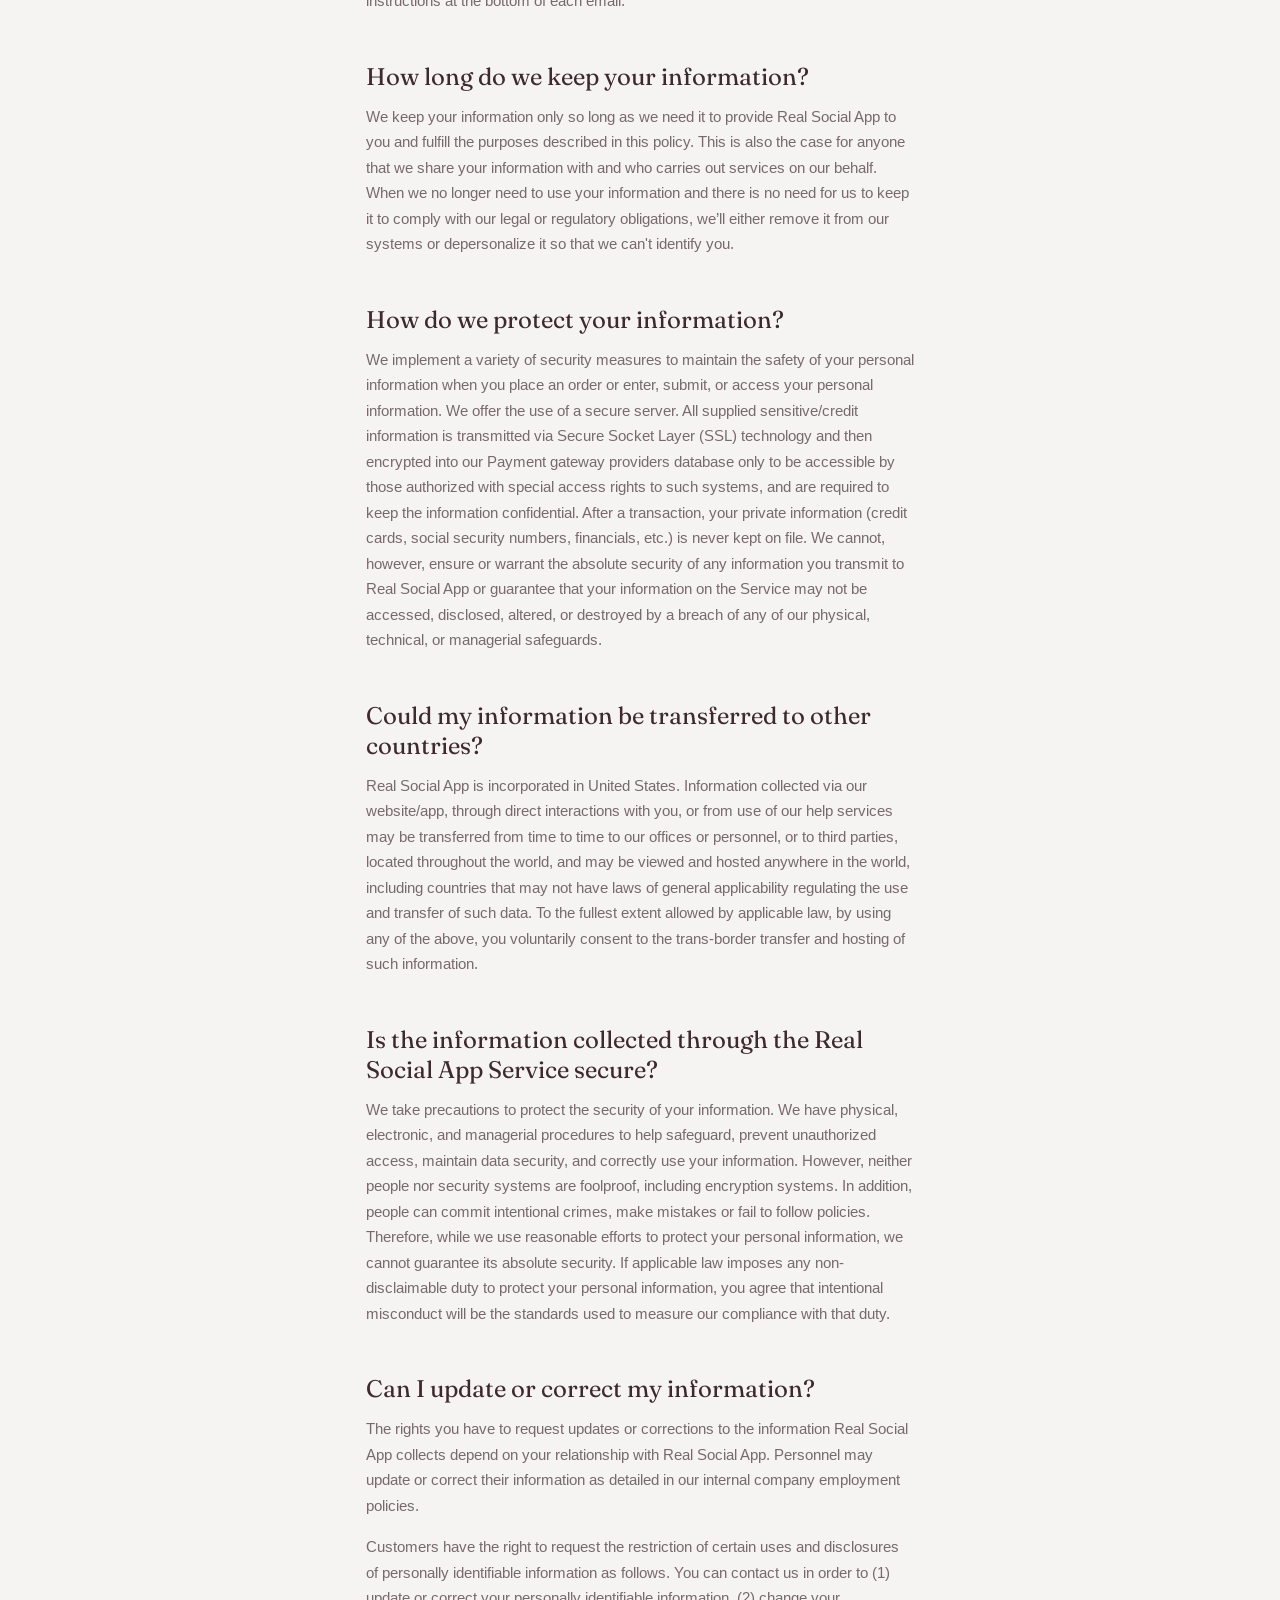
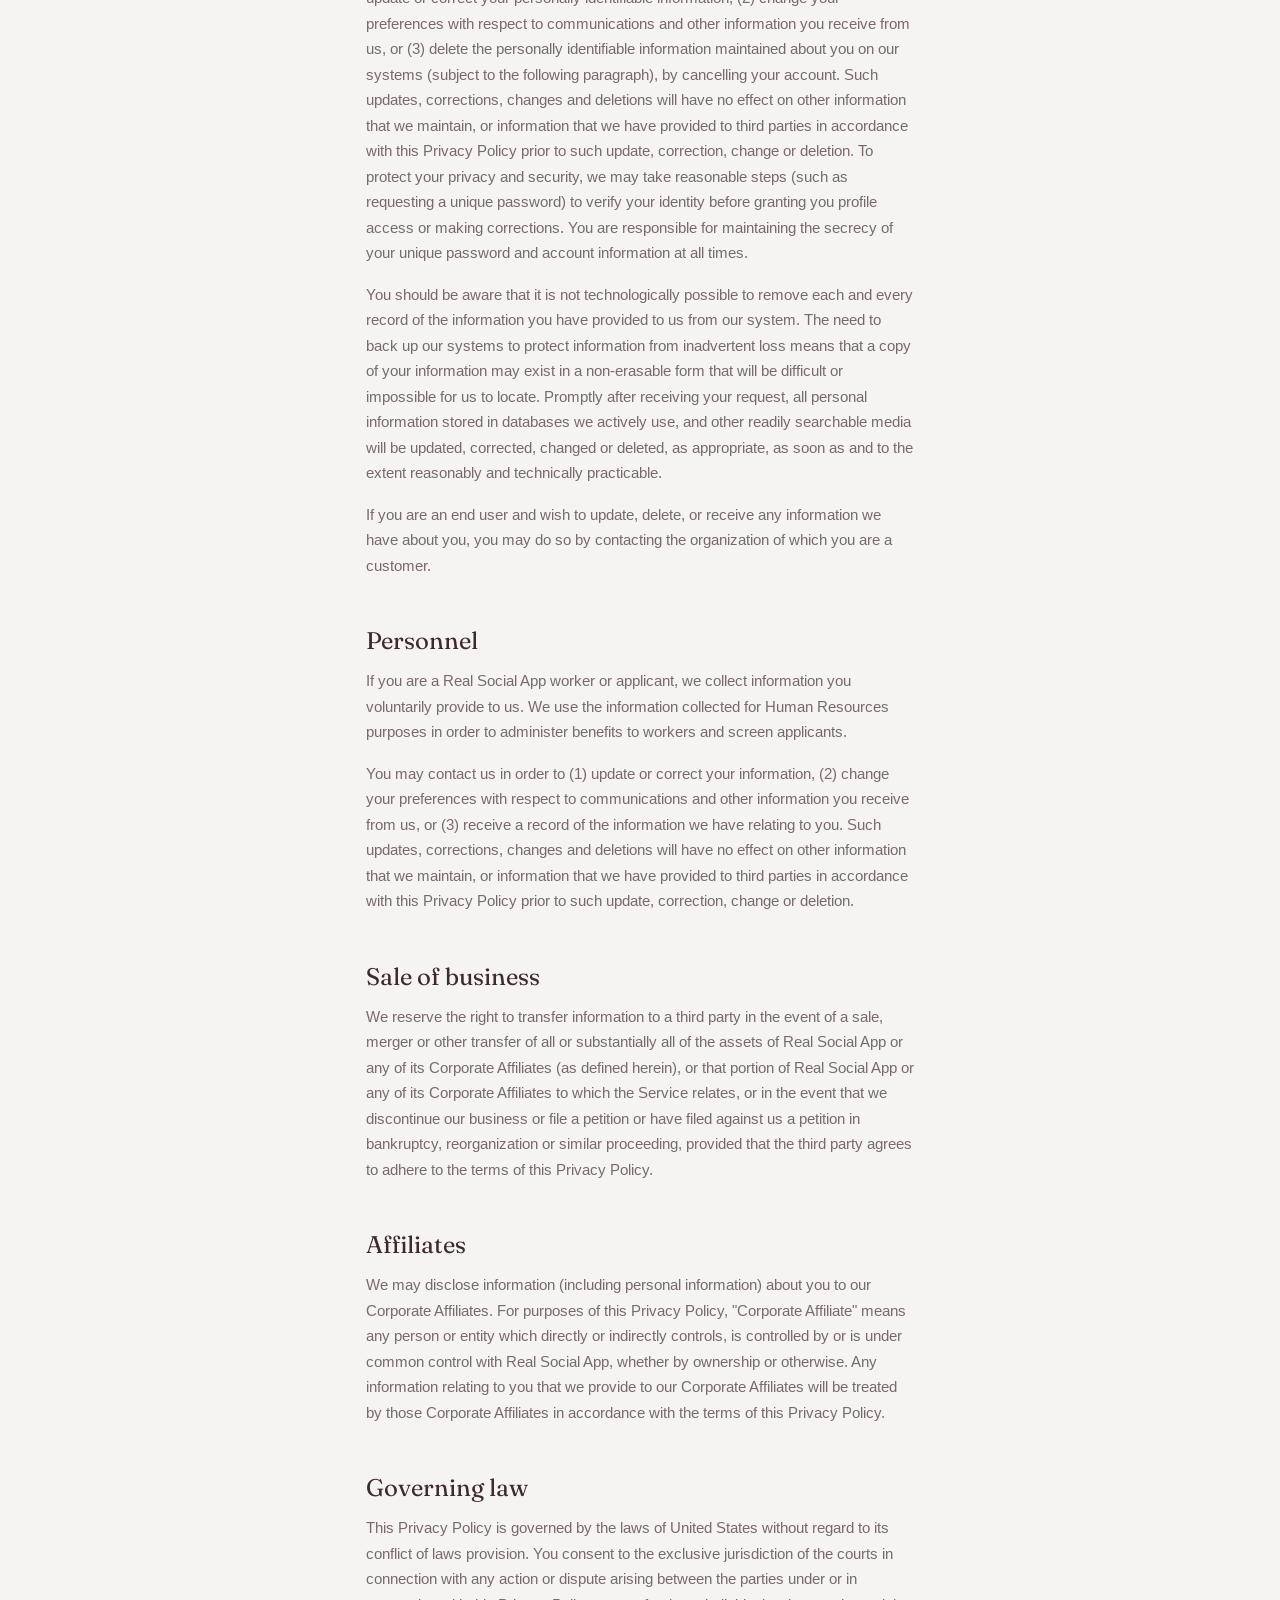
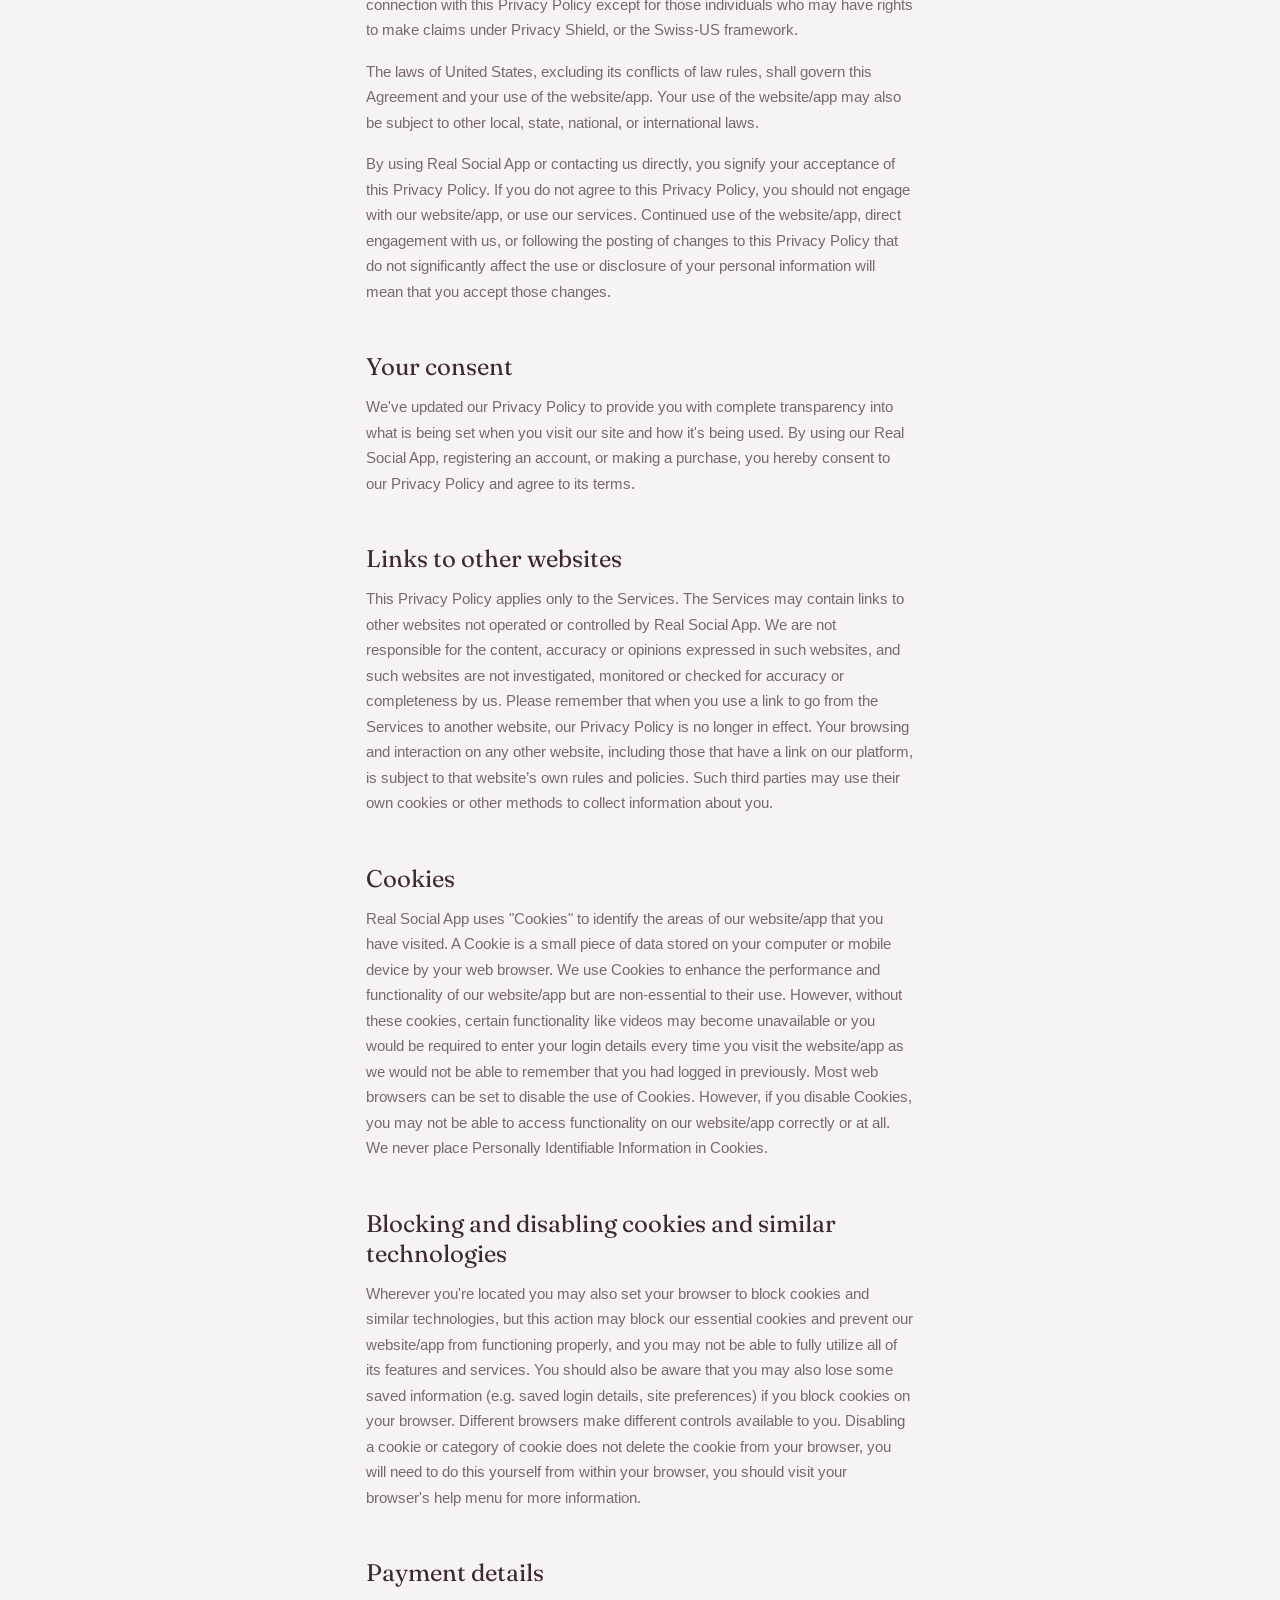
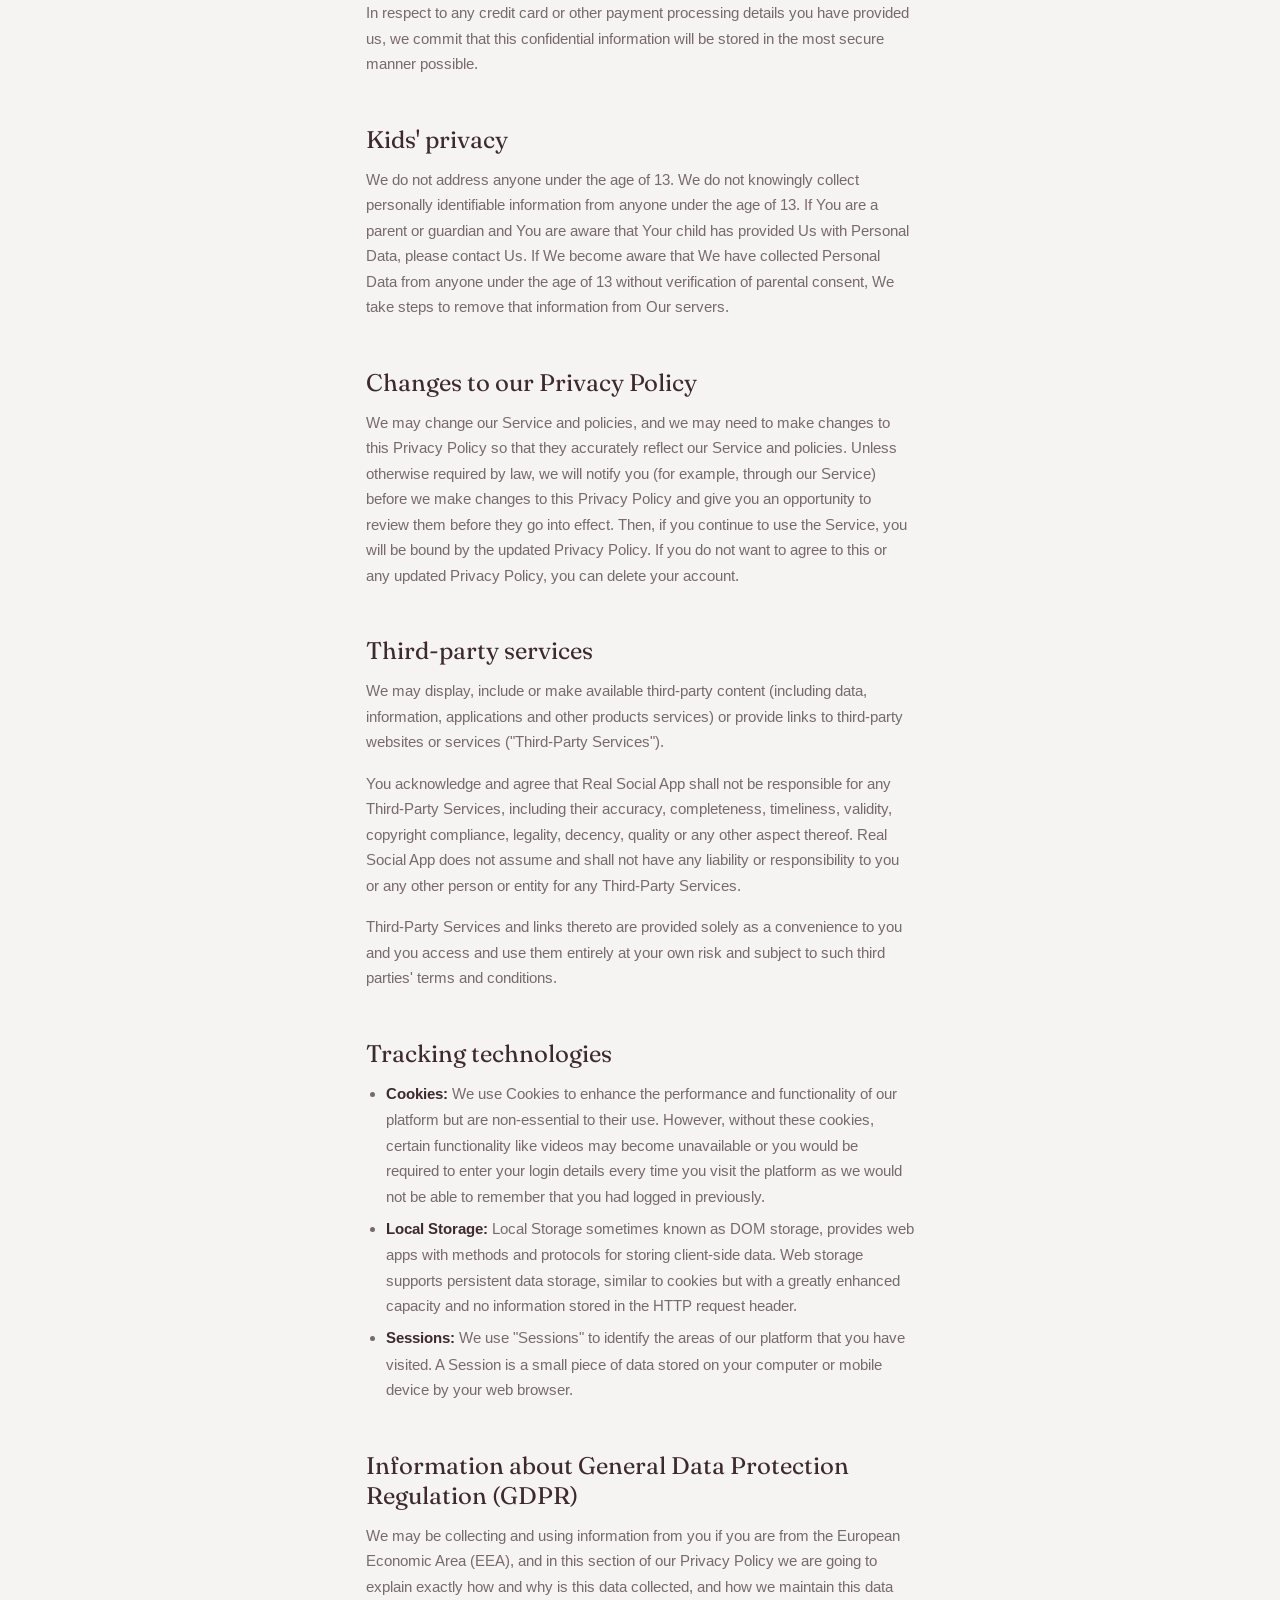
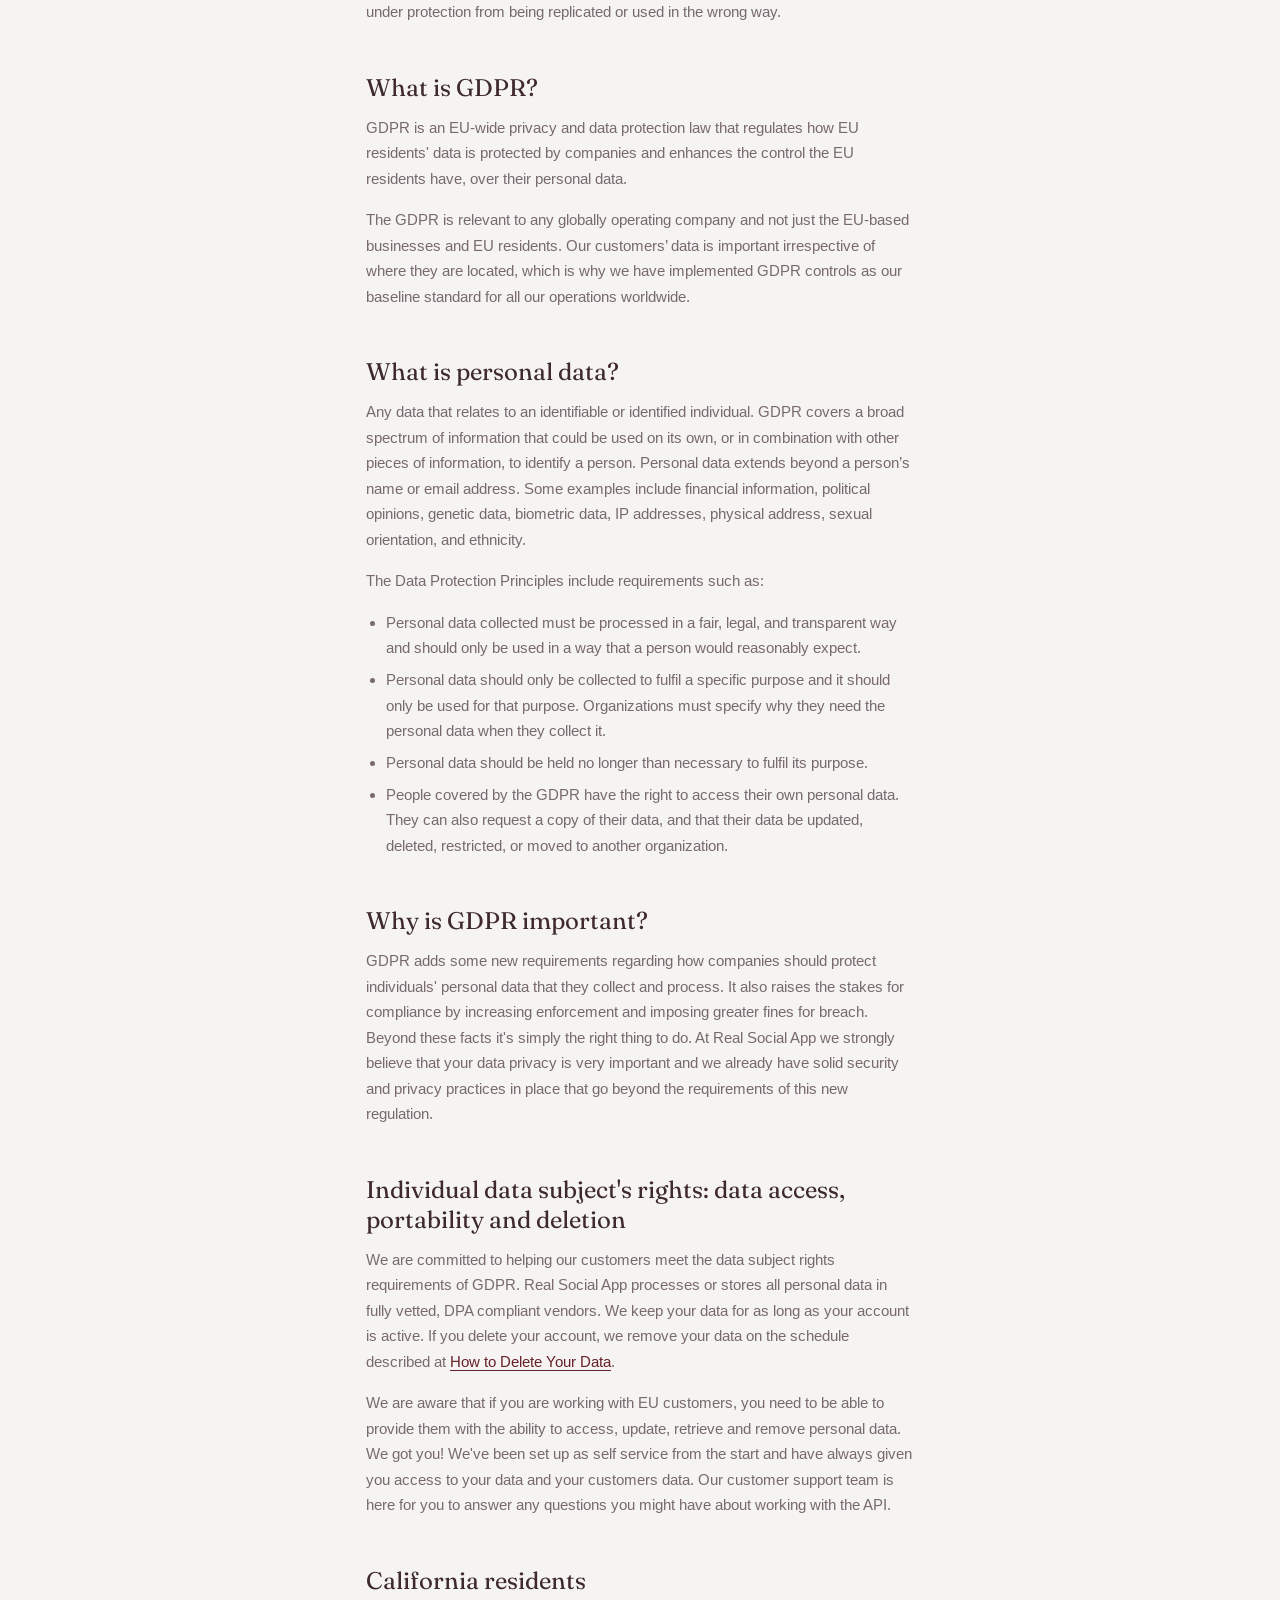
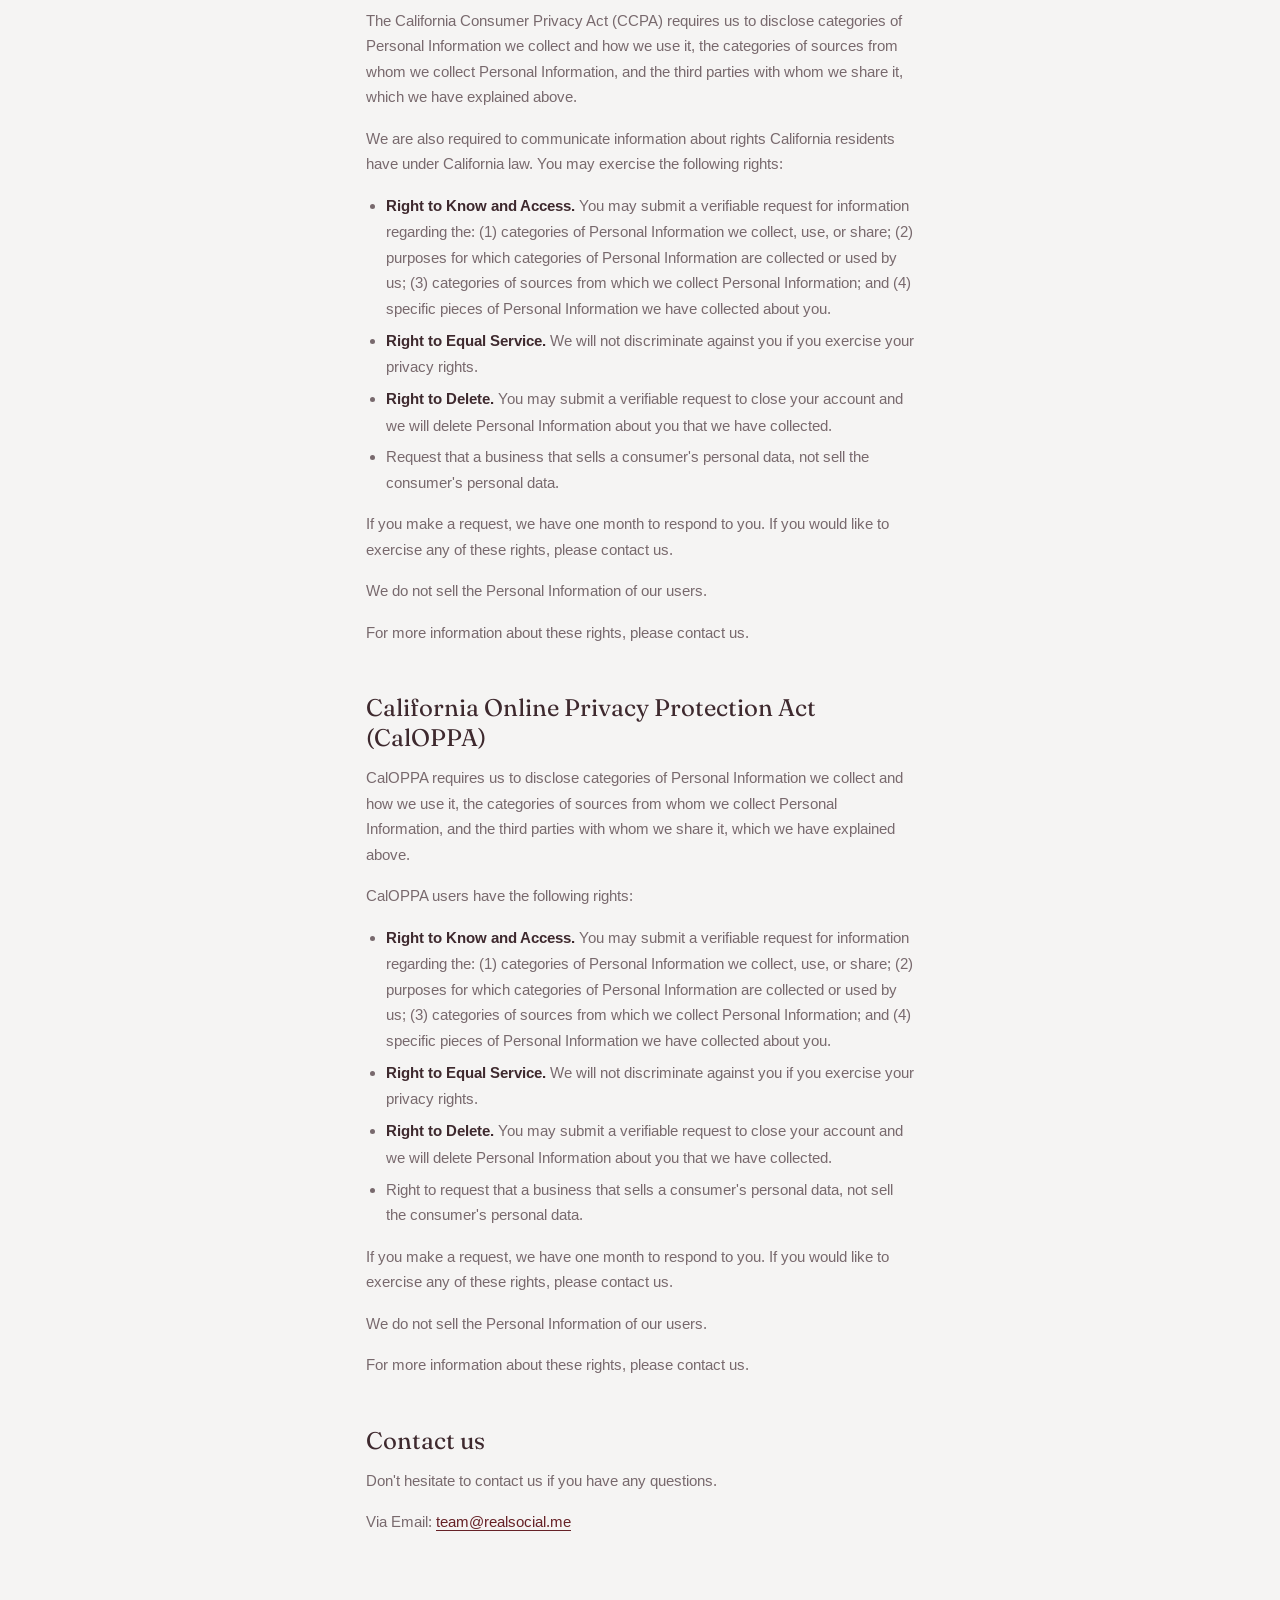
<file: privacy/index.html>
<!doctype html>
<html lang="en">
<head>
  <meta charset="utf-8">
  <meta name="viewport" content="width=device-width, initial-scale=1, viewport-fit=cover">
  <link rel="icon" href="../favicon-32.png" sizes="32x32" type="image/png">
  <link rel="icon" href="../RS-Fav.png" sizes="92x92" type="image/png">
  <link rel="apple-touch-icon" href="../RS-Fav.png">
  <link rel="preconnect" href="https://fonts.googleapis.com">
  <link rel="preconnect" href="https://fonts.gstatic.com" crossorigin>
  <link href="https://fonts.googleapis.com/css2?family=Fraunces:ital,opsz,wght@0,9..144,300;0,9..144,400;1,9..144,300;1,9..144,400&family=Arimo:wght@400;500;700&display=swap" rel="stylesheet">
  <link rel="stylesheet" href="../styles.css">

  <title>Privacy Policy — Real Social App</title>
  <meta name="description" content="How Real Social App collects, uses, and protects your personal information.">
  <link rel="canonical" href="https://realsocial.me/privacy">
</head>
<body>
  <header class="site-header"><a class="lockup" href="../" aria-label="RealSocial home"><img class="logo" src="../RS-Logo-Pink.png" width="824" height="199" alt="RealSocial"></a></header>

  <main class="doc">
    <h1>Privacy Policy</h1>
    <p class="updated">Real Social App. Last updated September 23, 2026.</p>

    <p>Real Social App (“we,” “our,” or “us”) is committed to protecting your privacy. This Privacy Policy explains how your personal information is collected, used, and disclosed by Real Social App.</p>
    <p>This Privacy Policy applies to our website/app, and its associated subdomains (collectively, our “Service”) alongside our application, Real Social App. By accessing or using our Service, you signify that you have read, understood, and agree to our collection, storage, use, and disclosure of your personal information as described in this Privacy Policy and our Terms of Service. This Privacy Policy was created with <a href="https://termify.io" rel="noopener">Termify</a>.</p>

    <details class="toc">
      <summary>Contents</summary>
      <ul>
        <li><a href="#definitions">Definitions and key terms</a></li>
        <li><a href="#information-we-collect">What information do we collect?</a></li>
        <li><a href="#meta-accounts">Connecting your Facebook and Instagram accounts</a></li>
        <li><a href="#ai-services">How we use artificial intelligence</a></li>
        <li><a href="#end-user-third-parties">When does Real Social App use end user information from third parties?</a></li>
        <li><a href="#customer-third-parties">When does Real Social App use customer information from third parties?</a></li>
        <li><a href="#sharing">Do we share the information we collect with third parties?</a></li>
        <li><a href="#where-collected">Where and when is information collected from customers and end users?</a></li>
        <li><a href="#how-we-use">How do we use the information we collect?</a></li>
        <li><a href="#email">How do we use your email address?</a></li>
        <li><a href="#retention">How long do we keep your information?</a></li>
        <li><a href="#protection">How do we protect your information?</a></li>
        <li><a href="#transfers">Could my information be transferred to other countries?</a></li>
        <li><a href="#security">Is the information collected through the Real Social App Service secure?</a></li>
        <li><a href="#update-correct">Can I update or correct my information?</a></li>
        <li><a href="#personnel">Personnel</a></li>
        <li><a href="#sale-of-business">Sale of business</a></li>
        <li><a href="#affiliates">Affiliates</a></li>
        <li><a href="#governing-law">Governing law</a></li>
        <li><a href="#consent">Your consent</a></li>
        <li><a href="#links">Links to other websites</a></li>
        <li><a href="#cookies">Cookies</a></li>
        <li><a href="#blocking-cookies">Blocking and disabling cookies and similar technologies</a></li>
        <li><a href="#payment-details">Payment details</a></li>
        <li><a href="#kids-privacy">Kids' privacy</a></li>
        <li><a href="#changes">Changes to our Privacy Policy</a></li>
        <li><a href="#third-party-services">Third-party services</a></li>
        <li><a href="#tracking">Tracking technologies</a></li>
        <li><a href="#gdpr">Information about General Data Protection Regulation (GDPR)</a></li>
        <li><a href="#what-is-gdpr">What is GDPR?</a></li>
        <li><a href="#personal-data">What is personal data?</a></li>
        <li><a href="#why-gdpr">Why is GDPR important?</a></li>
        <li><a href="#data-subject-rights">Individual data subject's rights: data access, portability and deletion</a></li>
        <li><a href="#california">California residents</a></li>
        <li><a href="#caloppa">California Online Privacy Protection Act (CalOPPA)</a></li>
        <li><a href="#contact">Contact us</a></li>
      </ul>
    </details>

    <section id="definitions">
      <h2>Definitions and key terms</h2>
      <p>To help explain things as clearly as possible in this Privacy Policy, every time any of these terms are referenced, are strictly defined as:</p>
<ul>
<li><strong>Cookie:</strong> small amount of data generated by a website and saved by your web browser. It is used to identify your browser, provide analytics, remember information about you such as your language preference or login information.</li>
<li><strong>Company:</strong> when this policy mentions “Company,” “we,” “us,” or “our,” it refers to Real Social Ventures, LLC, (10319 Pine Forest Rd, Houston, TX 77042), that is responsible for your information under this Privacy Policy.</li>
<li><strong>Country:</strong> where Real Social App or the owners/founders of Real Social App are based, in this case is United States.</li>
<li><strong>Customer:</strong> refers to the company, organization or person that signs up to use the Real Social App Service to manage the relationships with your consumers or service users.</li>
<li><strong>Device:</strong> any internet connected device such as a phone, tablet, computer or any other device that can be used to visit Real Social App and use the services.</li>
<li><strong>IP address:</strong> Every device connected to the Internet is assigned a number known as an Internet protocol (IP) address. These numbers are usually assigned in geographic blocks. An IP address can often be used to identify the location from which a device is connecting to the Internet.</li>
<li><strong>Personnel:</strong> refers to those individuals who are employed by Real Social App or are under contract to perform a service on behalf of one of the parties.</li>
<li><strong>Personal Data:</strong> any information that directly, indirectly, or in connection with other information — including a personal identification number — allows for the identification or identifiability of a natural person.</li>
<li><strong>Service:</strong> refers to the service provided by Real Social App as described in the relative terms (if available) and on this platform.</li>
<li><strong>Third-party service:</strong> refers to advertisers, contest sponsors, promotional and marketing partners, and others who provide our content or whose products or services we think may interest you.</li>
<li><strong>You:</strong> a person or entity that is registered with Real Social App to use the Services.</li>
</ul>
    </section>

    <section id="information-we-collect">
      <h2>What information do we collect?</h2>
      <p>We collect information from you when you visit our website/app, register on our site, place an order, subscribe to our newsletter, respond to a survey or fill out a form.</p>
<ul><li>Name / Username</li><li>Phone Numbers</li><li>Email Addresses</li><li>Mailing Addresses</li><li>Job Titles</li><li>Billing Addresses</li><li>Debit/credit card numbers</li><li>Password</li></ul>
<p>We also collect information from mobile devices for a better user experience, although these features are completely optional:</p>
<ul>
<li><strong>Camera (Pictures):</strong> Granting camera permission allows the user to upload any picture straight from the platform, you can safely deny camera permissions for this platform.</li>
<li><strong>Photo Gallery (Pictures):</strong> Granting photo gallery access allows the user to upload any picture from their photo gallery, you can safely deny photo gallery access for this platform.</li>
</ul>
    </section>

    <section id="meta-accounts">
      <h2>Connecting your Facebook and Instagram accounts</h2>
      <p>When you connect your Facebook Page and Instagram Business account, we receive and store the following from Meta:</p>
<ul>
<li>The identifier and name of the Facebook Page you chose</li>
<li>An access token issued by Meta, which is what permits us to publish on your behalf</li>
<li>The identifier and username of the Instagram Business account linked to that Page</li>
<li>For each post we publish for you: the platform it was sent to, that platform's own identifier for the post, a link to it, the time it was published, and whether it succeeded or failed</li>
<li>Performance figures we read back for those posts, such as reach, views, likes and comments</li>
</ul>
<p>We use this information for one purpose: publishing the posts you have approved, and showing you how they performed. We do not sell it, and we do not share it with third parties for their own purposes.</p>
<p><strong>What we do not collect.</strong> We do not receive or store your Facebook or Instagram password, your direct messages, your follower or following lists, or your account settings. We do not request permission to read them, and we cannot see them.</p>
<p><strong>The access permissions we request.</strong> Publishing to your Page and Instagram account, reading back the posts we published and their performance figures, and listing the Pages you administer so you can choose one. Each is requested from Meta at the point you connect, and Meta shows you the full list before you agree.</p>
<p><strong>How long we keep it.</strong> For as long as your accounts remain connected. If you disconnect, or delete your RealSocial account, the stored connection and its access token are removed as described at <a href="../data-deletion/">How to Delete Your Data</a>.</p>
<p><strong>Posts already published.</strong> Posts we have published to your Page or Instagram account belong to your accounts, not to us. Disconnecting or deleting your RealSocial account does not remove them; you can delete them in Facebook or Instagram directly.</p>
    </section>

    <section id="ai-services">
      <h2>How we use artificial intelligence</h2>
      <p>RealSocial uses third-party AI services to create the content it produces for you. To do that, some of the information you give us is sent to those services.</p>
<p><strong>What we send, and to whom.</strong></p>
<ul>
<li><strong>OpenAI</strong> (OpenAI, L.L.C.) receives the answers you give during the brand interview, details of the property listings you select, your brand profile (such as your chosen tone, colours and fonts), and the text of captions being written or revised. It also receives the property photographs you upload and your logo, which are used as the basis for the images we generate for your posts.</li>
<li><strong>Google</strong> (Google LLC) receives your brand profile and related prompts when generating logo options, and may be used in place of OpenAI for image generation.</li>
</ul>
<p><strong>What they do with it.</strong> These services process the information to generate the text or image we asked for, and return it to us. We do not authorise them to use your information to train their models.</p>
<p><strong>What we do not send.</strong> We do not send your Facebook or Instagram access token, your email address, your phone number, your licence number, or any other account credential to an AI service.</p>
<p><strong>Automated decisions.</strong> These services generate draft content only. Nothing is published until you approve it, and no decision affecting your account, your access or your rights is made automatically.</p>
<p><strong>Records we keep.</strong> We keep a record of each AI generation carried out for your account &mdash; which service, which type of request, and its cost &mdash; for accounting purposes. These records are retained after an account is deleted, with all links to you removed, and cannot be used to reconstruct your content.</p>
    </section>

    <section id="end-user-third-parties">
      <h2>When does Real Social App use end user information from third parties?</h2>
      <p>Real Social App will collect End User Data necessary to provide the Real Social App services to our customers. The specific case of this &mdash; the data we receive from Meta when you connect your Facebook and Instagram accounts &mdash; is described above in <a href="#meta-accounts">Connecting your Facebook and Instagram accounts</a>.</p>
    </section>

    <section id="customer-third-parties">
      <h2>When does Real Social App use customer information from third parties?</h2>
      <p>We receive some information from the third parties when you contact us. For example, when you submit your email address to us to show interest in becoming a Real Social App customer, we receive information from a third party that provides automated fraud detection services to Real Social App.</p>
    </section>

    <section id="sharing">
      <h2>Do we share the information we collect with third parties?</h2>
      <p>We may share the information that we collect, both personal and non-personal, with third parties such as advertisers, contest sponsors, promotional and marketing partners, and others who provide our content or whose products or services we think may interest you. We may also share it with our current and future affiliated companies and business partners, and if we are involved in a merger, asset sale or other business reorganization, we may also share or transfer your personal and non-personal information to our successors-in-interest.</p>
<p>We may engage trusted third party service providers to perform functions and provide services to us, such as hosting and maintaining our servers and the website/app, database storage and management, e-mail management, storage marketing, credit card processing, customer service and fulfilling orders for products and services you may purchase through the website/app. We will likely share your personal information, and possibly some non-personal information, with these third parties to enable them to perform these services for us and for you.</p>
<p>We may share portions of our log file data, including IP addresses, for analytics purposes with third parties such as web analytics partners, application developers, and ad networks. If your IP address is shared, it may be used to estimate general location and other technographics such as connection speed, whether you have visited the website/app in a shared location, and type of the device used to visit the website/app. They may aggregate information about our advertising and what you see on the website/app and then provide auditing, research and reporting for us and our advertisers.</p>
<p>We may also disclose personal and non-personal information about you to government or law enforcement officials or private parties as we, in our sole discretion, believe necessary or appropriate in order to respond to claims, legal process (including subpoenas), to protect our rights and interests or those of a third party, the safety of the public or any person, to prevent or stop any illegal, unethical, or legally actionable activity, or to otherwise comply with applicable court orders, laws, rules and regulations.</p>
    </section>

    <section id="where-collected">
      <h2>Where and when is information collected from customers and end users?</h2>
      <p>Real Social App will collect personal information that you submit to us. We may also receive personal information about you from third parties as described above.</p>
    </section>

    <section id="how-we-use">
      <h2>How do we use the information we collect?</h2>
      <p>Any of the information we collect from you may be used in one of the following ways:</p>
<ul>
<li>To personalize your experience (your information helps us to better respond to your individual needs)</li>
<li>To improve our website/app (we continually strive to improve our website/app offerings based on the information and feedback we receive from you)</li>
<li>To improve customer service (your information helps us to more effectively respond to your customer service requests and support needs)</li>
<li>To process transactions</li>
<li>To administer a contest, promotion, survey or other site feature</li>
<li>To send periodic emails</li>
</ul>
    </section>

    <section id="email">
      <h2>How do we use your email address?</h2>
      <p>By submitting your email address on this website/app, you agree to receive emails from us. You can cancel your participation in any of these email lists at any time by clicking on the opt-out link or other unsubscribe option that is included in the respective email. We only send emails to people who have authorized us to contact them, either directly, or through a third party. We do not send unsolicited commercial emails, because we hate spam as much as you do. By submitting your email address, you also agree to allow us to use your email address for customer audience targeting on sites like Facebook, where we display custom advertising to specific people who have opted-in to receive communications from us. Email addresses submitted only through the order processing page will be used for the sole purpose of sending you information and updates pertaining to your order. If, however, you have provided the same email to us through another method, we may use it for any of the purposes stated in this Policy. Note: If at any time you would like to unsubscribe from receiving future emails, we include detailed unsubscribe instructions at the bottom of each email.</p>
    </section>

    <section id="retention">
      <h2>How long do we keep your information?</h2>
      <p>We keep your information only so long as we need it to provide Real Social App to you and fulfill the purposes described in this policy. This is also the case for anyone that we share your information with and who carries out services on our behalf. When we no longer need to use your information and there is no need for us to keep it to comply with our legal or regulatory obligations, we’ll either remove it from our systems or depersonalize it so that we can't identify you.</p>
    </section>

    <section id="protection">
      <h2>How do we protect your information?</h2>
      <p>We implement a variety of security measures to maintain the safety of your personal information when you place an order or enter, submit, or access your personal information. We offer the use of a secure server. All supplied sensitive/credit information is transmitted via Secure Socket Layer (SSL) technology and then encrypted into our Payment gateway providers database only to be accessible by those authorized with special access rights to such systems, and are required to keep the information confidential. After a transaction, your private information (credit cards, social security numbers, financials, etc.) is never kept on file. We cannot, however, ensure or warrant the absolute security of any information you transmit to Real Social App or guarantee that your information on the Service may not be accessed, disclosed, altered, or destroyed by a breach of any of our physical, technical, or managerial safeguards.</p>
    </section>

    <section id="transfers">
      <h2>Could my information be transferred to other countries?</h2>
      <p>Real Social App is incorporated in United States. Information collected via our website/app, through direct interactions with you, or from use of our help services may be transferred from time to time to our offices or personnel, or to third parties, located throughout the world, and may be viewed and hosted anywhere in the world, including countries that may not have laws of general applicability regulating the use and transfer of such data. To the fullest extent allowed by applicable law, by using any of the above, you voluntarily consent to the trans-border transfer and hosting of such information.</p>
    </section>

    <section id="security">
      <h2>Is the information collected through the Real Social App Service secure?</h2>
      <p>We take precautions to protect the security of your information. We have physical, electronic, and managerial procedures to help safeguard, prevent unauthorized access, maintain data security, and correctly use your information. However, neither people nor security systems are foolproof, including encryption systems. In addition, people can commit intentional crimes, make mistakes or fail to follow policies. Therefore, while we use reasonable efforts to protect your personal information, we cannot guarantee its absolute security. If applicable law imposes any non-disclaimable duty to protect your personal information, you agree that intentional misconduct will be the standards used to measure our compliance with that duty.</p>
    </section>

    <section id="update-correct">
      <h2>Can I update or correct my information?</h2>
      <p>The rights you have to request updates or corrections to the information Real Social App collects depend on your relationship with Real Social App. Personnel may update or correct their information as detailed in our internal company employment policies.</p>
<p>Customers have the right to request the restriction of certain uses and disclosures of personally identifiable information as follows. You can contact us in order to (1) update or correct your personally identifiable information, (2) change your preferences with respect to communications and other information you receive from us, or (3) delete the personally identifiable information maintained about you on our systems (subject to the following paragraph), by cancelling your account. Such updates, corrections, changes and deletions will have no effect on other information that we maintain, or information that we have provided to third parties in accordance with this Privacy Policy prior to such update, correction, change or deletion. To protect your privacy and security, we may take reasonable steps (such as requesting a unique password) to verify your identity before granting you profile access or making corrections. You are responsible for maintaining the secrecy of your unique password and account information at all times.</p>
<p>You should be aware that it is not technologically possible to remove each and every record of the information you have provided to us from our system. The need to back up our systems to protect information from inadvertent loss means that a copy of your information may exist in a non-erasable form that will be difficult or impossible for us to locate. Promptly after receiving your request, all personal information stored in databases we actively use, and other readily searchable media will be updated, corrected, changed or deleted, as appropriate, as soon as and to the extent reasonably and technically practicable.</p>
<p>If you are an end user and wish to update, delete, or receive any information we have about you, you may do so by contacting the organization of which you are a customer.</p>
    </section>

    <section id="personnel">
      <h2>Personnel</h2>
      <p>If you are a Real Social App worker or applicant, we collect information you voluntarily provide to us. We use the information collected for Human Resources purposes in order to administer benefits to workers and screen applicants.</p>
<p>You may contact us in order to (1) update or correct your information, (2) change your preferences with respect to communications and other information you receive from us, or (3) receive a record of the information we have relating to you. Such updates, corrections, changes and deletions will have no effect on other information that we maintain, or information that we have provided to third parties in accordance with this Privacy Policy prior to such update, correction, change or deletion.</p>
    </section>

    <section id="sale-of-business">
      <h2>Sale of business</h2>
      <p>We reserve the right to transfer information to a third party in the event of a sale, merger or other transfer of all or substantially all of the assets of Real Social App or any of its Corporate Affiliates (as defined herein), or that portion of Real Social App or any of its Corporate Affiliates to which the Service relates, or in the event that we discontinue our business or file a petition or have filed against us a petition in bankruptcy, reorganization or similar proceeding, provided that the third party agrees to adhere to the terms of this Privacy Policy.</p>
    </section>

    <section id="affiliates">
      <h2>Affiliates</h2>
      <p>We may disclose information (including personal information) about you to our Corporate Affiliates. For purposes of this Privacy Policy, "Corporate Affiliate" means any person or entity which directly or indirectly controls, is controlled by or is under common control with Real Social App, whether by ownership or otherwise. Any information relating to you that we provide to our Corporate Affiliates will be treated by those Corporate Affiliates in accordance with the terms of this Privacy Policy.</p>
    </section>

    <section id="governing-law">
      <h2>Governing law</h2>
      <p>This Privacy Policy is governed by the laws of United States without regard to its conflict of laws provision. You consent to the exclusive jurisdiction of the courts in connection with any action or dispute arising between the parties under or in connection with this Privacy Policy except for those individuals who may have rights to make claims under Privacy Shield, or the Swiss-US framework.</p>
<p>The laws of United States, excluding its conflicts of law rules, shall govern this Agreement and your use of the website/app. Your use of the website/app may also be subject to other local, state, national, or international laws.</p>
<p>By using Real Social App or contacting us directly, you signify your acceptance of this Privacy Policy. If you do not agree to this Privacy Policy, you should not engage with our website/app, or use our services. Continued use of the website/app, direct engagement with us, or following the posting of changes to this Privacy Policy that do not significantly affect the use or disclosure of your personal information will mean that you accept those changes.</p>
    </section>

    <section id="consent">
      <h2>Your consent</h2>
      <p>We've updated our Privacy Policy to provide you with complete transparency into what is being set when you visit our site and how it's being used. By using our Real Social App, registering an account, or making a purchase, you hereby consent to our Privacy Policy and agree to its terms.</p>
    </section>

    <section id="links">
      <h2>Links to other websites</h2>
      <p>This Privacy Policy applies only to the Services. The Services may contain links to other websites not operated or controlled by Real Social App. We are not responsible for the content, accuracy or opinions expressed in such websites, and such websites are not investigated, monitored or checked for accuracy or completeness by us. Please remember that when you use a link to go from the Services to another website, our Privacy Policy is no longer in effect. Your browsing and interaction on any other website, including those that have a link on our platform, is subject to that website’s own rules and policies. Such third parties may use their own cookies or other methods to collect information about you.</p>
    </section>

    <section id="cookies">
      <h2>Cookies</h2>
      <p>Real Social App uses "Cookies" to identify the areas of our website/app that you have visited. A Cookie is a small piece of data stored on your computer or mobile device by your web browser. We use Cookies to enhance the performance and functionality of our website/app but are non-essential to their use. However, without these cookies, certain functionality like videos may become unavailable or you would be required to enter your login details every time you visit the website/app as we would not be able to remember that you had logged in previously. Most web browsers can be set to disable the use of Cookies. However, if you disable Cookies, you may not be able to access functionality on our website/app correctly or at all. We never place Personally Identifiable Information in Cookies.</p>
    </section>

    <section id="blocking-cookies">
      <h2>Blocking and disabling cookies and similar technologies</h2>
      <p>Wherever you're located you may also set your browser to block cookies and similar technologies, but this action may block our essential cookies and prevent our website/app from functioning properly, and you may not be able to fully utilize all of its features and services. You should also be aware that you may also lose some saved information (e.g. saved login details, site preferences) if you block cookies on your browser. Different browsers make different controls available to you. Disabling a cookie or category of cookie does not delete the cookie from your browser, you will need to do this yourself from within your browser, you should visit your browser's help menu for more information.</p>
    </section>

    <section id="payment-details">
      <h2>Payment details</h2>
      <p>In respect to any credit card or other payment processing details you have provided us, we commit that this confidential information will be stored in the most secure manner possible.</p>
    </section>

    <section id="kids-privacy">
      <h2>Kids' privacy</h2>
      <p>We do not address anyone under the age of 13. We do not knowingly collect personally identifiable information from anyone under the age of 13. If You are a parent or guardian and You are aware that Your child has provided Us with Personal Data, please contact Us. If We become aware that We have collected Personal Data from anyone under the age of 13 without verification of parental consent, We take steps to remove that information from Our servers.</p>
    </section>

    <section id="changes">
      <h2>Changes to our Privacy Policy</h2>
      <p>We may change our Service and policies, and we may need to make changes to this Privacy Policy so that they accurately reflect our Service and policies. Unless otherwise required by law, we will notify you (for example, through our Service) before we make changes to this Privacy Policy and give you an opportunity to review them before they go into effect. Then, if you continue to use the Service, you will be bound by the updated Privacy Policy. If you do not want to agree to this or any updated Privacy Policy, you can delete your account.</p>
    </section>

    <section id="third-party-services">
      <h2>Third-party services</h2>
      <p>We may display, include or make available third-party content (including data, information, applications and other products services) or provide links to third-party websites or services ("Third-Party Services").</p>
<p>You acknowledge and agree that Real Social App shall not be responsible for any Third-Party Services, including their accuracy, completeness, timeliness, validity, copyright compliance, legality, decency, quality or any other aspect thereof. Real Social App does not assume and shall not have any liability or responsibility to you or any other person or entity for any Third-Party Services.</p>
<p>Third-Party Services and links thereto are provided solely as a convenience to you and you access and use them entirely at your own risk and subject to such third parties' terms and conditions.</p>
    </section>

    <section id="tracking">
      <h2>Tracking technologies</h2>
      <ul>
<li><strong>Cookies:</strong> We use Cookies to enhance the performance and functionality of our platform but are non-essential to their use. However, without these cookies, certain functionality like videos may become unavailable or you would be required to enter your login details every time you visit the platform as we would not be able to remember that you had logged in previously.</li>
<li><strong>Local Storage:</strong> Local Storage sometimes known as DOM storage, provides web apps with methods and protocols for storing client-side data. Web storage supports persistent data storage, similar to cookies but with a greatly enhanced capacity and no information stored in the HTTP request header.</li>
<li><strong>Sessions:</strong> We use "Sessions" to identify the areas of our platform that you have visited. A Session is a small piece of data stored on your computer or mobile device by your web browser.</li>
</ul>
    </section>

    <section id="gdpr">
      <h2>Information about General Data Protection Regulation (GDPR)</h2>
      <p>We may be collecting and using information from you if you are from the European Economic Area (EEA), and in this section of our Privacy Policy we are going to explain exactly how and why is this data collected, and how we maintain this data under protection from being replicated or used in the wrong way.</p>
    </section>

    <section id="what-is-gdpr">
      <h2>What is GDPR?</h2>
      <p>GDPR is an EU-wide privacy and data protection law that regulates how EU residents' data is protected by companies and enhances the control the EU residents have, over their personal data.</p>
<p>The GDPR is relevant to any globally operating company and not just the EU-based businesses and EU residents. Our customers’ data is important irrespective of where they are located, which is why we have implemented GDPR controls as our baseline standard for all our operations worldwide.</p>
    </section>

    <section id="personal-data">
      <h2>What is personal data?</h2>
      <p>Any data that relates to an identifiable or identified individual. GDPR covers a broad spectrum of information that could be used on its own, or in combination with other pieces of information, to identify a person. Personal data extends beyond a person’s name or email address. Some examples include financial information, political opinions, genetic data, biometric data, IP addresses, physical address, sexual orientation, and ethnicity.</p>
<p>The Data Protection Principles include requirements such as:</p>
<ul>
<li>Personal data collected must be processed in a fair, legal, and transparent way and should only be used in a way that a person would reasonably expect.</li>
<li>Personal data should only be collected to fulfil a specific purpose and it should only be used for that purpose. Organizations must specify why they need the personal data when they collect it.</li>
<li>Personal data should be held no longer than necessary to fulfil its purpose.</li>
<li>People covered by the GDPR have the right to access their own personal data. They can also request a copy of their data, and that their data be updated, deleted, restricted, or moved to another organization.</li>
</ul>
    </section>

    <section id="why-gdpr">
      <h2>Why is GDPR important?</h2>
      <p>GDPR adds some new requirements regarding how companies should protect individuals' personal data that they collect and process. It also raises the stakes for compliance by increasing enforcement and imposing greater fines for breach. Beyond these facts it's simply the right thing to do. At Real Social App we strongly believe that your data privacy is very important and we already have solid security and privacy practices in place that go beyond the requirements of this new regulation.</p>
    </section>

    <section id="data-subject-rights">
      <h2>Individual data subject's rights: data access, portability and deletion</h2>
      <p>We are committed to helping our customers meet the data subject rights requirements of GDPR. Real Social App processes or stores all personal data in fully vetted, DPA compliant vendors. We keep your data for as long as your account is active. If you delete your account, we remove your data on the schedule described at <a href="../data-deletion/">How to Delete Your Data</a>.</p>
<p>We are aware that if you are working with EU customers, you need to be able to provide them with the ability to access, update, retrieve and remove personal data. We got you! We've been set up as self service from the start and have always given you access to your data and your customers data. Our customer support team is here for you to answer any questions you might have about working with the API.</p>
    </section>

    <section id="california">
      <h2>California residents</h2>
      <p>The California Consumer Privacy Act (CCPA) requires us to disclose categories of Personal Information we collect and how we use it, the categories of sources from whom we collect Personal Information, and the third parties with whom we share it, which we have explained above.</p>
<p>We are also required to communicate information about rights California residents have under California law. You may exercise the following rights:</p>
<ul>
<li><strong>Right to Know and Access.</strong> You may submit a verifiable request for information regarding the: (1) categories of Personal Information we collect, use, or share; (2) purposes for which categories of Personal Information are collected or used by us; (3) categories of sources from which we collect Personal Information; and (4) specific pieces of Personal Information we have collected about you.</li>
<li><strong>Right to Equal Service.</strong> We will not discriminate against you if you exercise your privacy rights.</li>
<li><strong>Right to Delete.</strong> You may submit a verifiable request to close your account and we will delete Personal Information about you that we have collected.</li>
<li>Request that a business that sells a consumer's personal data, not sell the consumer's personal data.</li>
</ul>
<p>If you make a request, we have one month to respond to you. If you would like to exercise any of these rights, please contact us.</p>
<p>We do not sell the Personal Information of our users.</p>
<p>For more information about these rights, please contact us.</p>
    </section>

    <section id="caloppa">
      <h2>California Online Privacy Protection Act (CalOPPA)</h2>
      <p>CalOPPA requires us to disclose categories of Personal Information we collect and how we use it, the categories of sources from whom we collect Personal Information, and the third parties with whom we share it, which we have explained above.</p>
<p>CalOPPA users have the following rights:</p>
<ul>
<li><strong>Right to Know and Access.</strong> You may submit a verifiable request for information regarding the: (1) categories of Personal Information we collect, use, or share; (2) purposes for which categories of Personal Information are collected or used by us; (3) categories of sources from which we collect Personal Information; and (4) specific pieces of Personal Information we have collected about you.</li>
<li><strong>Right to Equal Service.</strong> We will not discriminate against you if you exercise your privacy rights.</li>
<li><strong>Right to Delete.</strong> You may submit a verifiable request to close your account and we will delete Personal Information about you that we have collected.</li>
<li>Right to request that a business that sells a consumer's personal data, not sell the consumer's personal data.</li>
</ul>
<p>If you make a request, we have one month to respond to you. If you would like to exercise any of these rights, please contact us.</p>
<p>We do not sell the Personal Information of our users.</p>
<p>For more information about these rights, please contact us.</p>
    </section>

    <section id="contact">
      <h2>Contact us</h2>
      <p>Don't hesitate to contact us if you have any questions.</p>
<p>Via Email: <a href="mailto:team@realsocial.me">team@realsocial.me</a></p>
    </section>
  </main>

  <footer class="site-footer">
    <span>&copy; 2026 Real Social Ventures, LLC</span>
    <nav class="footer-links">
      <a href="../">Home</a>
      <a href="../terms/">Terms</a>
      <a href="../privacy/">Privacy Policy</a>
      <a href="../support/">Support</a>
      <a href="../data-deletion/">Delete your data</a>
    </nav>
  </footer>
</body>
</html>
</file>
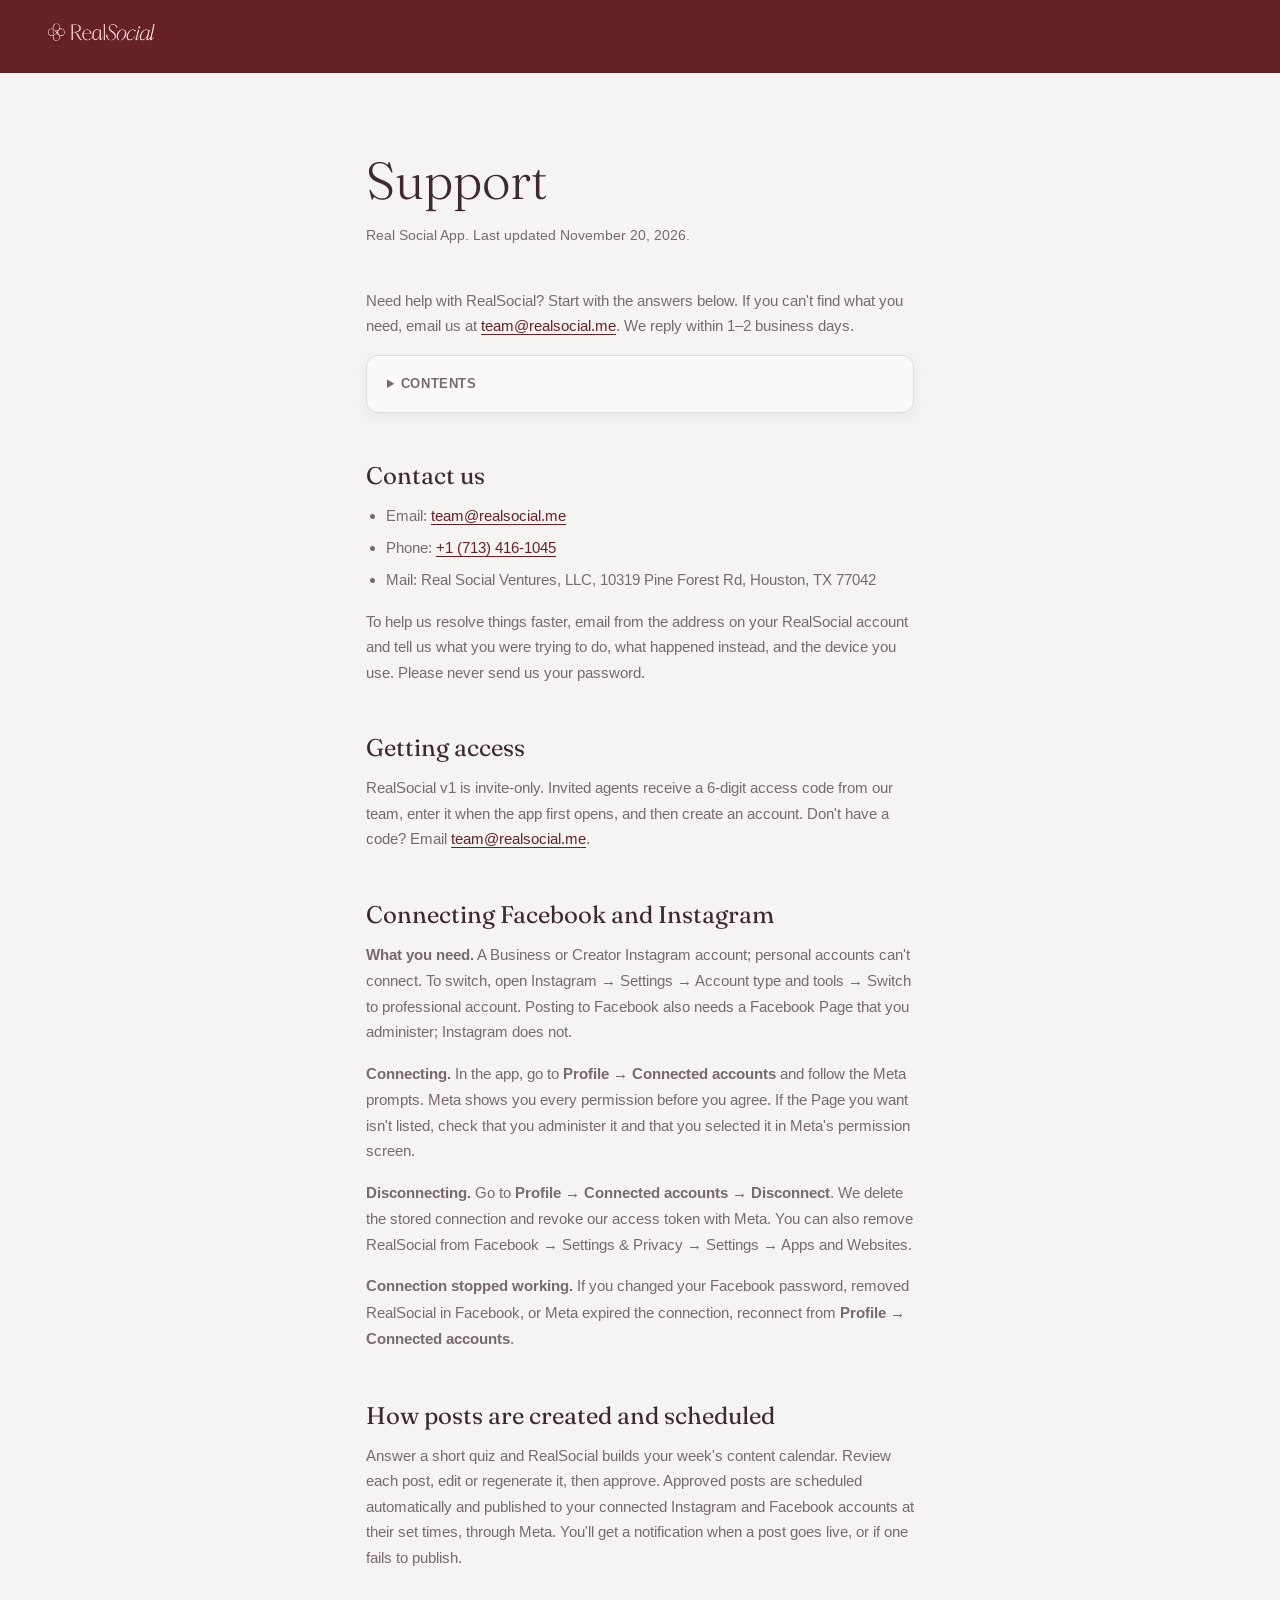
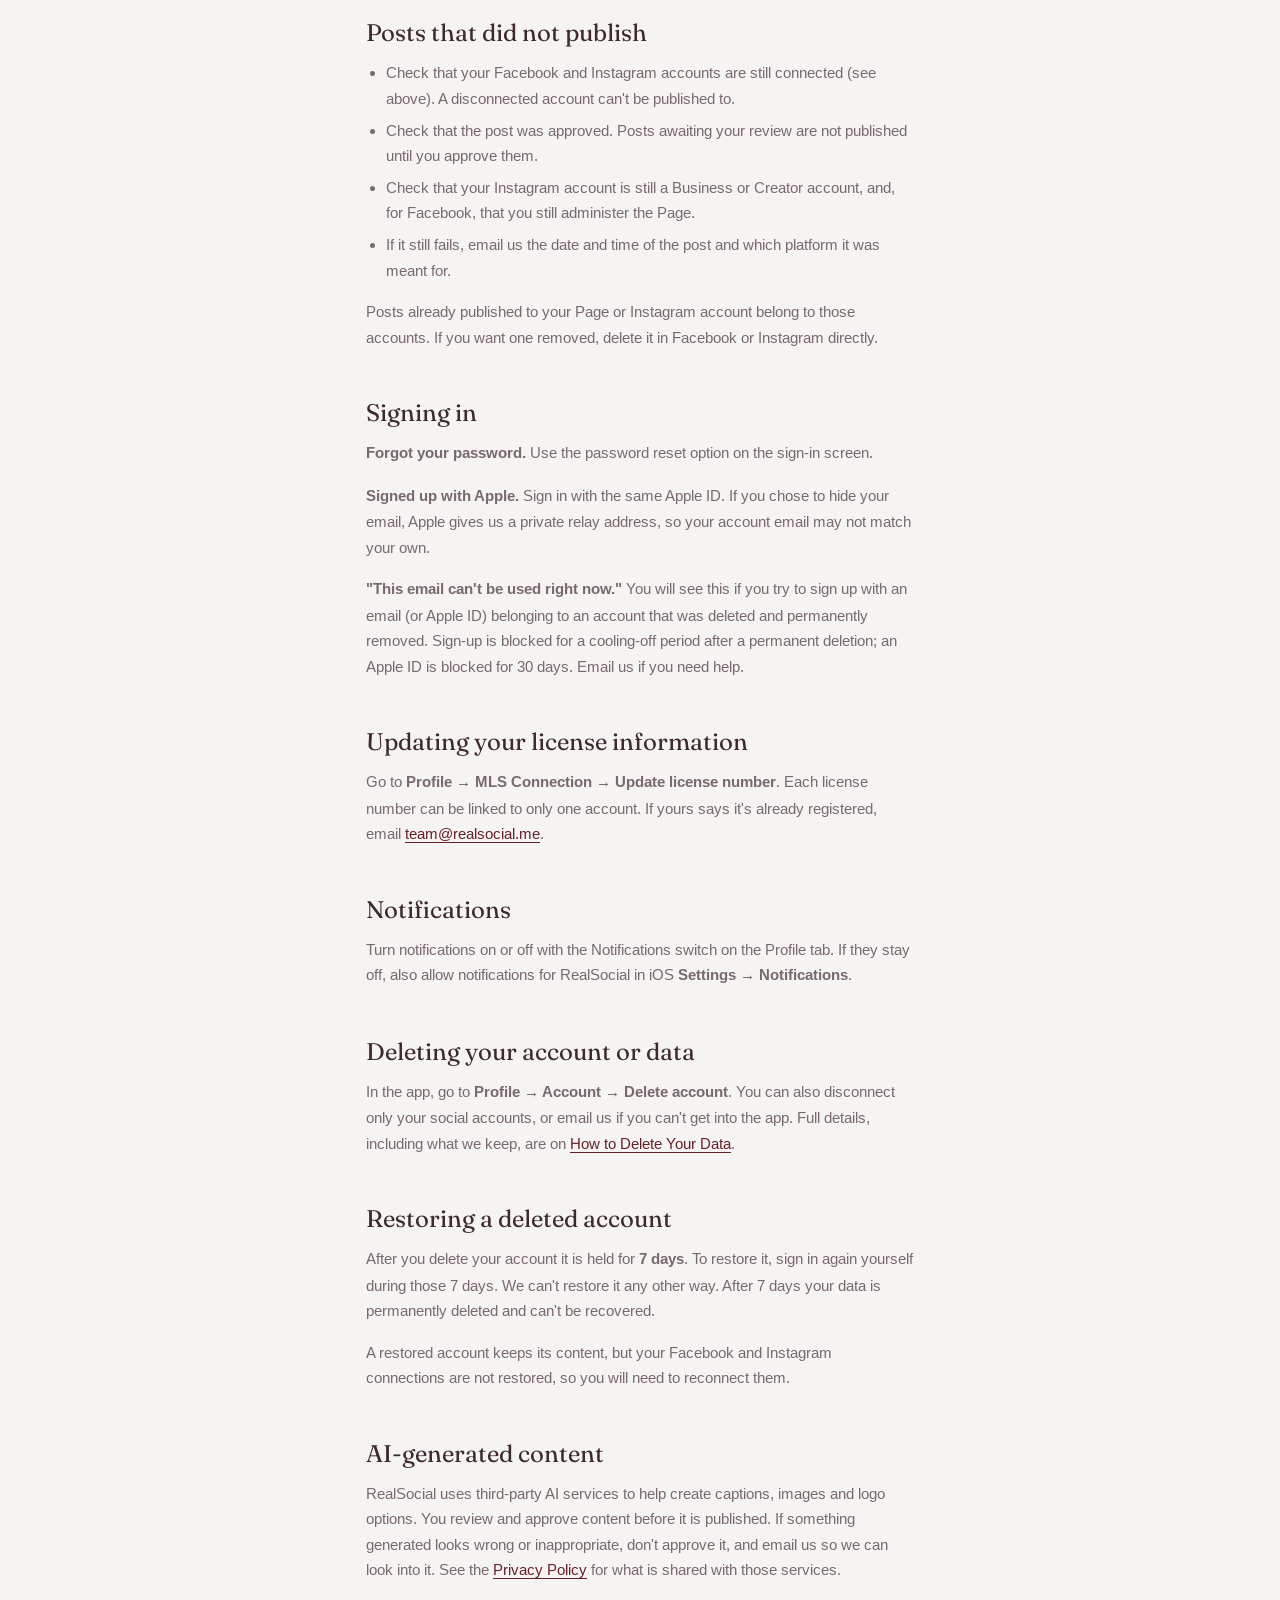
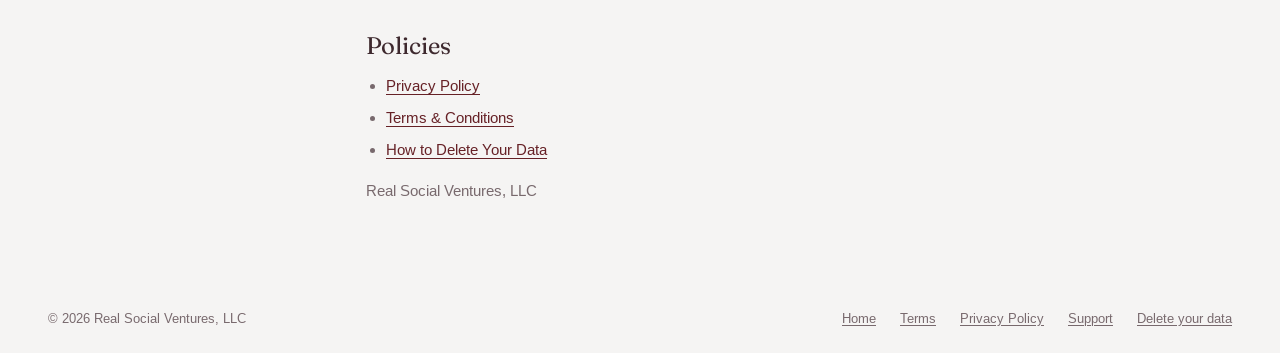
<file: support/index.html>
<!doctype html>
<html lang="en">
<head>
  <meta charset="utf-8">
  <meta name="viewport" content="width=device-width, initial-scale=1, viewport-fit=cover">
  <link rel="icon" href="../favicon-32.png" sizes="32x32" type="image/png">
  <link rel="icon" href="../RS-Fav.png" sizes="92x92" type="image/png">
  <link rel="apple-touch-icon" href="../RS-Fav.png">
  <link rel="preconnect" href="https://fonts.googleapis.com">
  <link rel="preconnect" href="https://fonts.gstatic.com" crossorigin>
  <link href="https://fonts.googleapis.com/css2?family=Fraunces:ital,opsz,wght@0,9..144,300;0,9..144,400;1,9..144,300;1,9..144,400&family=Arimo:wght@400;500;700&display=swap" rel="stylesheet">
  <link rel="stylesheet" href="../styles.css">

  <title>Support — Real Social App</title>
  <meta name="description" content="Get help with Real Social App: connecting Facebook and Instagram, signing in, your account, and contacting our team.">
  <link rel="canonical" href="https://realsocial.me/support">
</head>
<body>
  <header class="site-header"><a class="lockup" href="../" aria-label="RealSocial home"><img class="logo" src="../RS-Logo-Pink.png" width="824" height="199" alt="RealSocial"></a></header>

  <main class="doc">
    <h1>Support</h1>
    <p class="updated">Real Social App. Last updated November 20, 2026.</p>

    <p>Need help with RealSocial? Start with the answers below. If you can't find what you need, email us at <a href="mailto:team@realsocial.me">team@realsocial.me</a>. We reply within 1&ndash;2 business days.</p>

    <details class="toc">
      <summary>Contents</summary>
      <ul>
        <li><a href="#contact">Contact us</a></li>
        <li><a href="#access">Getting access</a></li>
        <li><a href="#connect">Connecting Facebook and Instagram</a></li>
        <li><a href="#scheduling">How posts are created and scheduled</a></li>
        <li><a href="#publishing">Posts that did not publish</a></li>
        <li><a href="#sign-in">Signing in</a></li>
        <li><a href="#license">Updating your license information</a></li>
        <li><a href="#notifications">Notifications</a></li>
        <li><a href="#delete">Deleting your account or data</a></li>
        <li><a href="#restore">Restoring a deleted account</a></li>
        <li><a href="#ai">AI-generated content</a></li>
        <li><a href="#legal">Policies</a></li>
      </ul>
    </details>

    <section id="contact">
      <h2>Contact us</h2>
      <ul>
        <li>Email: <a href="mailto:team@realsocial.me">team@realsocial.me</a></li>
        <li>Phone: <a href="tel:+17134161045">+1 (713) 416-1045</a></li>
        <li>Mail: Real Social Ventures, LLC, 10319 Pine Forest Rd, Houston, TX 77042</li>
      </ul>
      <p>To help us resolve things faster, email from the address on your RealSocial account and tell us what you were trying to do, what happened instead, and the device you use. Please never send us your password.</p>
    </section>

    <section id="access">
      <h2>Getting access</h2>
      <p>RealSocial v1 is invite-only. Invited agents receive a 6-digit access code from our team, enter it when the app first opens, and then create an account. Don't have a code? Email <a href="mailto:team@realsocial.me">team@realsocial.me</a>.</p>
    </section>

    <section id="connect">
      <h2>Connecting Facebook and Instagram</h2>
      <p><strong>What you need.</strong> A Business or Creator Instagram account; personal accounts can't connect. To switch, open Instagram &rarr; Settings &rarr; Account type and tools &rarr; Switch to professional account. Posting to Facebook also needs a Facebook Page that you administer; Instagram does not.</p>
      <p><strong>Connecting.</strong> In the app, go to <strong>Profile &rarr; Connected accounts</strong> and follow the Meta prompts. Meta shows you every permission before you agree. If the Page you want isn't listed, check that you administer it and that you selected it in Meta's permission screen.</p>
      <p><strong>Disconnecting.</strong> Go to <strong>Profile &rarr; Connected accounts &rarr; Disconnect</strong>. We delete the stored connection and revoke our access token with Meta. You can also remove RealSocial from Facebook &rarr; Settings &amp; Privacy &rarr; Settings &rarr; Apps and Websites.</p>
      <p><strong>Connection stopped working.</strong> If you changed your Facebook password, removed RealSocial in Facebook, or Meta expired the connection, reconnect from <strong>Profile &rarr; Connected accounts</strong>.</p>
    </section>

    <section id="scheduling">
      <h2>How posts are created and scheduled</h2>
      <p>Answer a short quiz and RealSocial builds your week's content calendar. Review each post, edit or regenerate it, then approve. Approved posts are scheduled automatically and published to your connected Instagram and Facebook accounts at their set times, through Meta. You'll get a notification when a post goes live, or if one fails to publish.</p>
    </section>

    <section id="publishing">
      <h2>Posts that did not publish</h2>
      <ul>
        <li>Check that your Facebook and Instagram accounts are still connected (see above). A disconnected account can't be published to.</li>
        <li>Check that the post was approved. Posts awaiting your review are not published until you approve them.</li>
        <li>Check that your Instagram account is still a Business or Creator account, and, for Facebook, that you still administer the Page.</li>
        <li>If it still fails, email us the date and time of the post and which platform it was meant for.</li>
      </ul>
      <p>Posts already published to your Page or Instagram account belong to those accounts. If you want one removed, delete it in Facebook or Instagram directly.</p>
    </section>

    <section id="sign-in">
      <h2>Signing in</h2>
      <p><strong>Forgot your password.</strong> Use the password reset option on the sign-in screen.</p>
      <p><strong>Signed up with Apple.</strong> Sign in with the same Apple ID. If you chose to hide your email, Apple gives us a private relay address, so your account email may not match your own.</p>
      <p><strong>"This email can't be used right now."</strong> You will see this if you try to sign up with an email (or Apple ID) belonging to an account that was deleted and permanently removed. Sign-up is blocked for a cooling-off period after a permanent deletion; an Apple ID is blocked for 30 days. Email us if you need help.</p>
    </section>

    <section id="license">
      <h2>Updating your license information</h2>
      <p>Go to <strong>Profile &rarr; MLS Connection &rarr; Update license number</strong>. Each license number can be linked to only one account. If yours says it's already registered, email <a href="mailto:team@realsocial.me">team@realsocial.me</a>.</p>
    </section>

    <section id="notifications">
      <h2>Notifications</h2>
      <p>Turn notifications on or off with the Notifications switch on the Profile tab. If they stay off, also allow notifications for RealSocial in iOS <strong>Settings &rarr; Notifications</strong>.</p>
    </section>

    <section id="delete">
      <h2>Deleting your account or data</h2>
      <p>In the app, go to <strong>Profile &rarr; Account &rarr; Delete account</strong>. You can also disconnect only your social accounts, or email us if you can't get into the app. Full details, including what we keep, are on <a href="../data-deletion/">How to Delete Your Data</a>.</p>
    </section>

    <section id="restore">
      <h2>Restoring a deleted account</h2>
      <p>After you delete your account it is held for <strong>7 days</strong>. To restore it, sign in again yourself during those 7 days. We can't restore it any other way. After 7 days your data is permanently deleted and can't be recovered.</p>
      <p>A restored account keeps its content, but your Facebook and Instagram connections are not restored, so you will need to reconnect them.</p>
    </section>

    <section id="ai">
      <h2>AI-generated content</h2>
      <p>RealSocial uses third-party AI services to help create captions, images and logo options. You review and approve content before it is published. If something generated looks wrong or inappropriate, don't approve it, and email us so we can look into it. See the <a href="../privacy/#ai-services">Privacy Policy</a> for what is shared with those services.</p>
    </section>

    <section id="legal">
      <h2>Policies</h2>
      <ul>
        <li><a href="../privacy/">Privacy Policy</a></li>
        <li><a href="../terms/">Terms &amp; Conditions</a></li>
        <li><a href="../data-deletion/">How to Delete Your Data</a></li>
      </ul>
      <p>Real Social Ventures, LLC</p>
    </section>
  </main>

  <footer class="site-footer">
    <span>&copy; 2026 Real Social Ventures, LLC</span>
    <nav class="footer-links">
      <a href="../">Home</a>
      <a href="../terms/">Terms</a>
      <a href="../privacy/">Privacy Policy</a>
      <a href="../support/">Support</a>
      <a href="../data-deletion/">Delete your data</a>
    </nav>
  </footer>
</body>
</html>
</file>
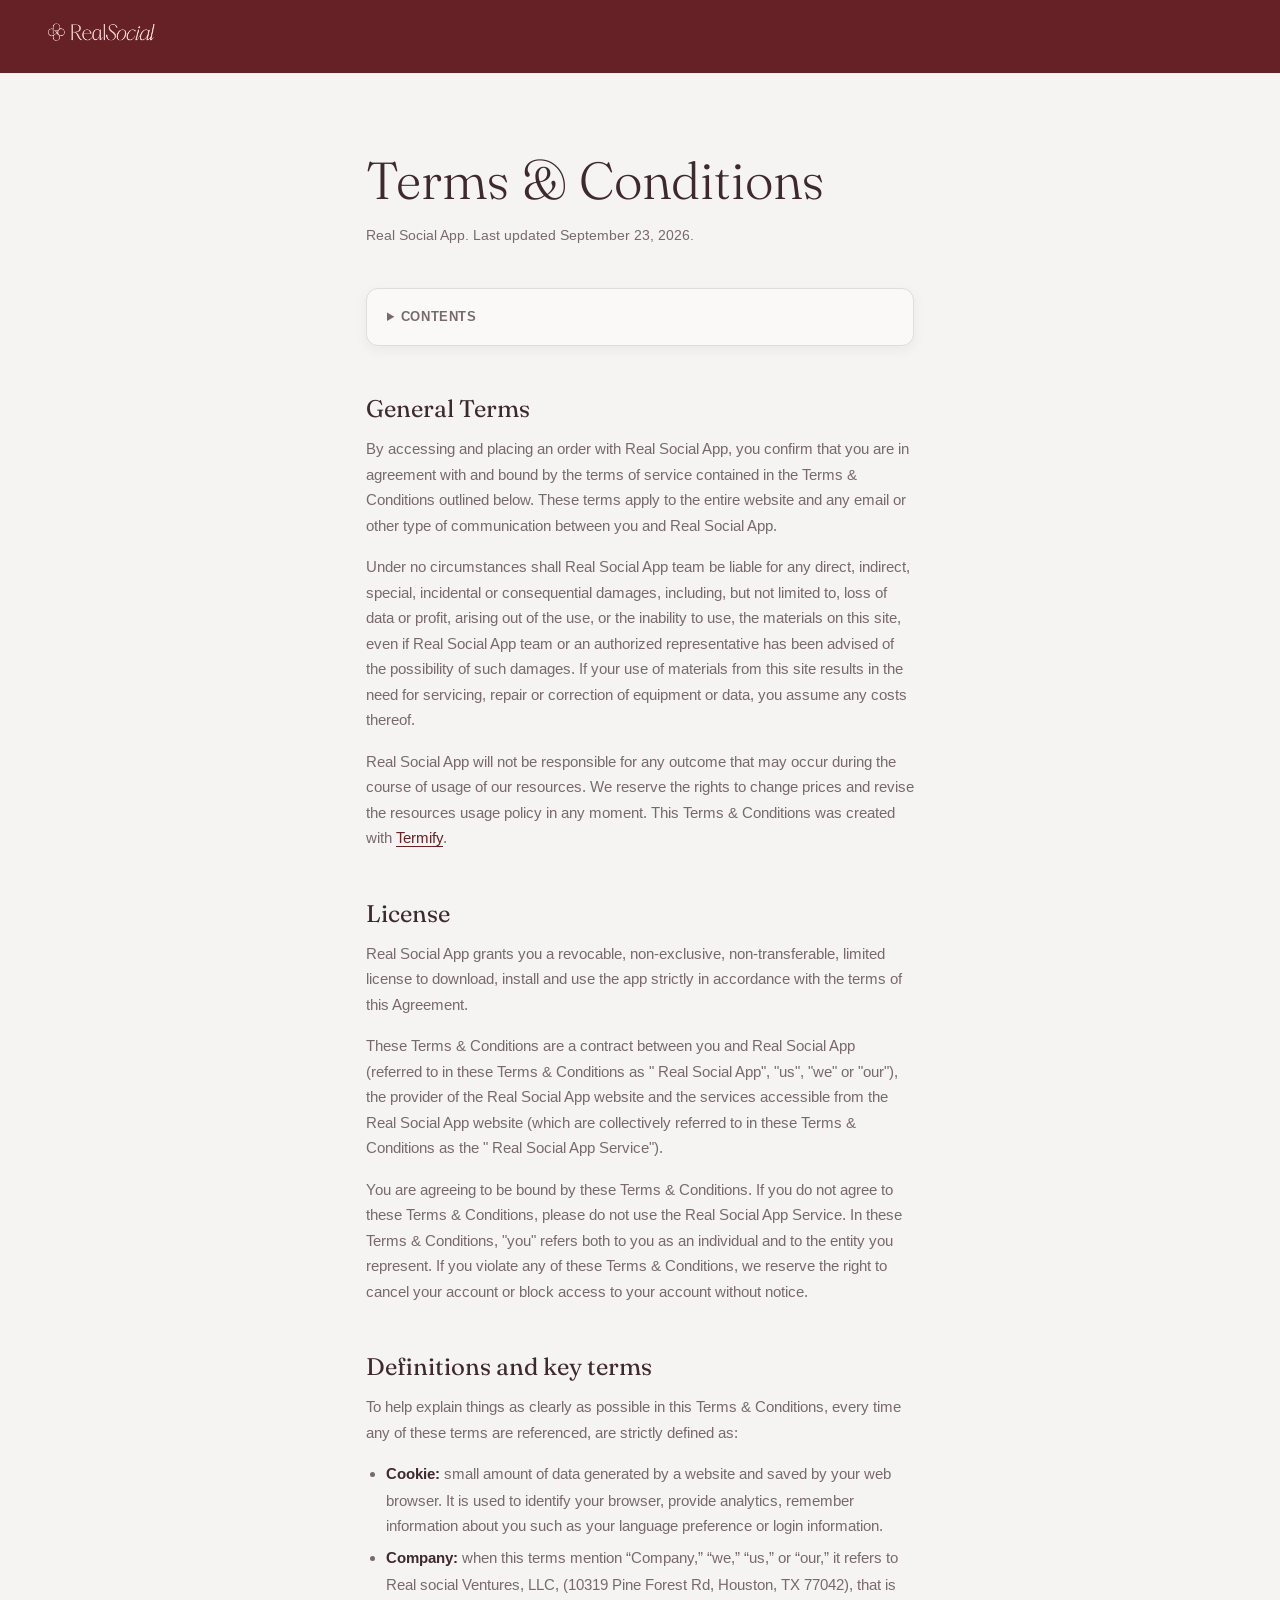
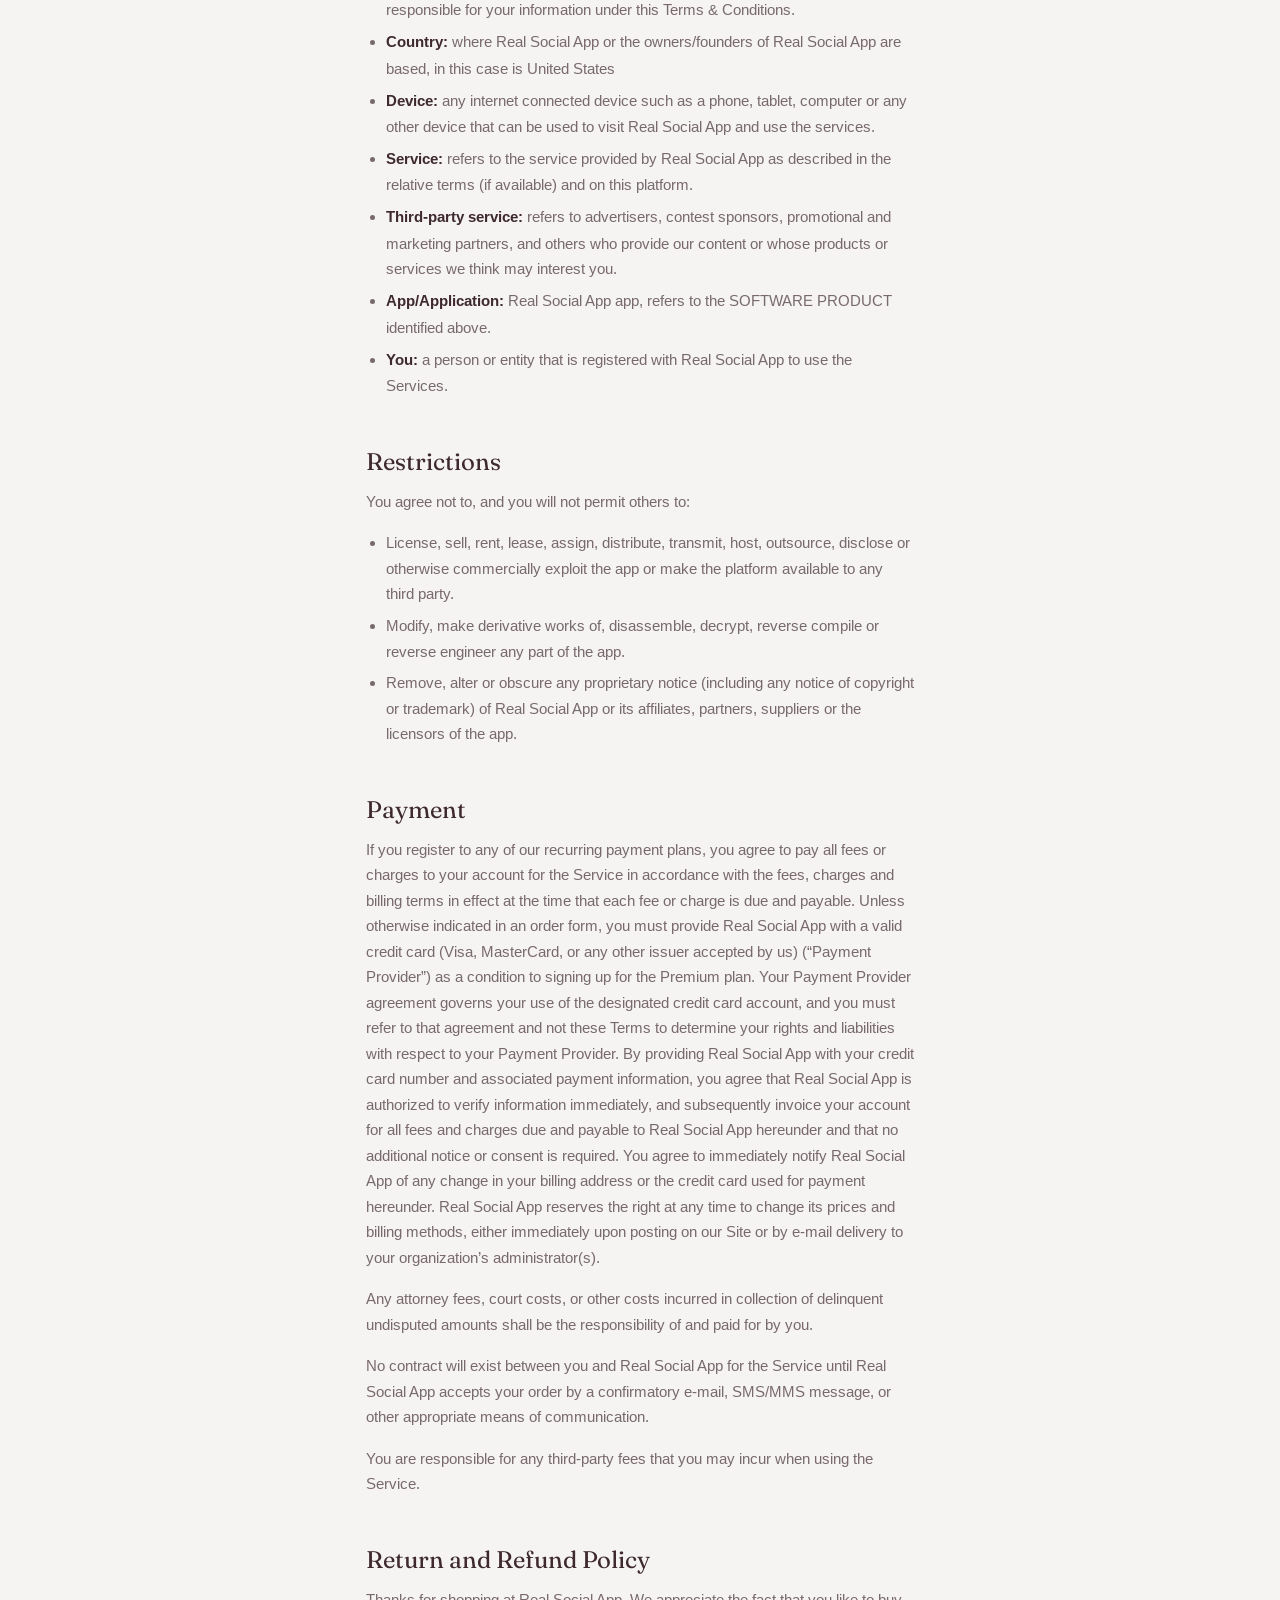
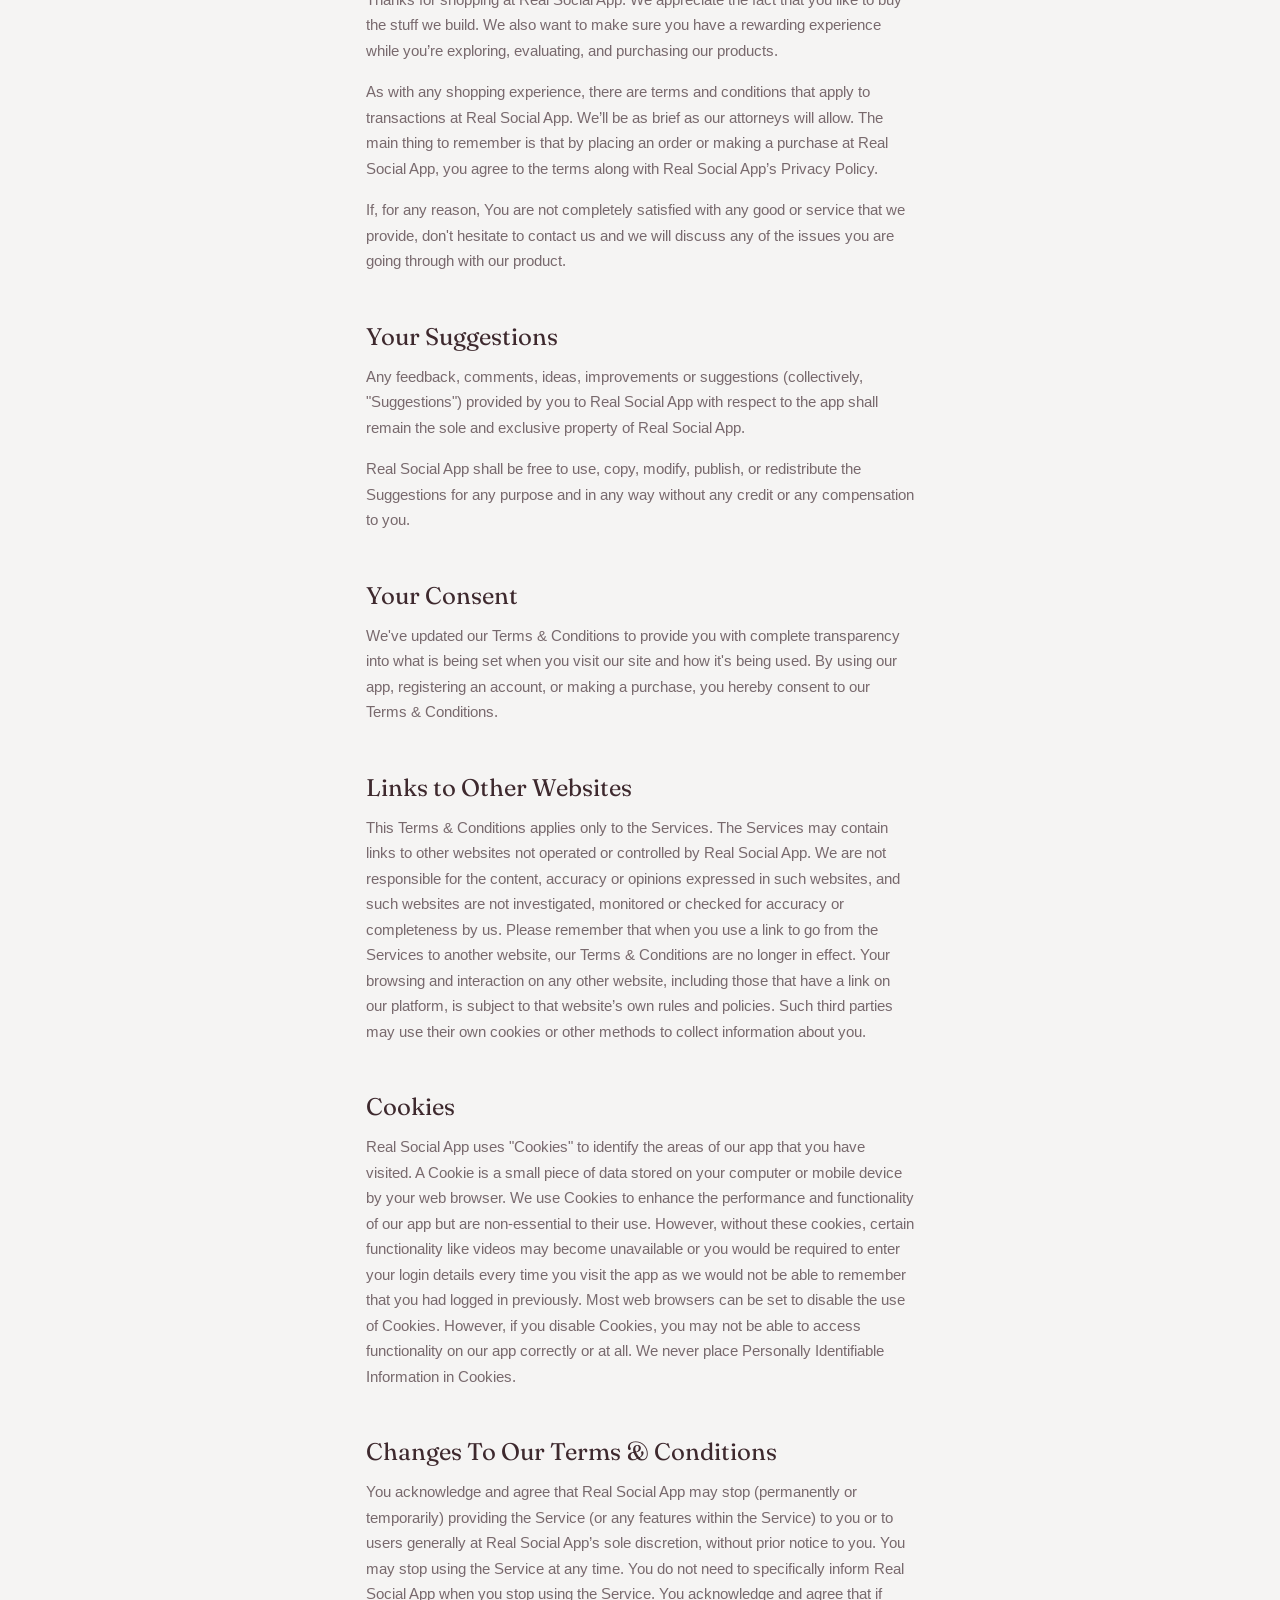
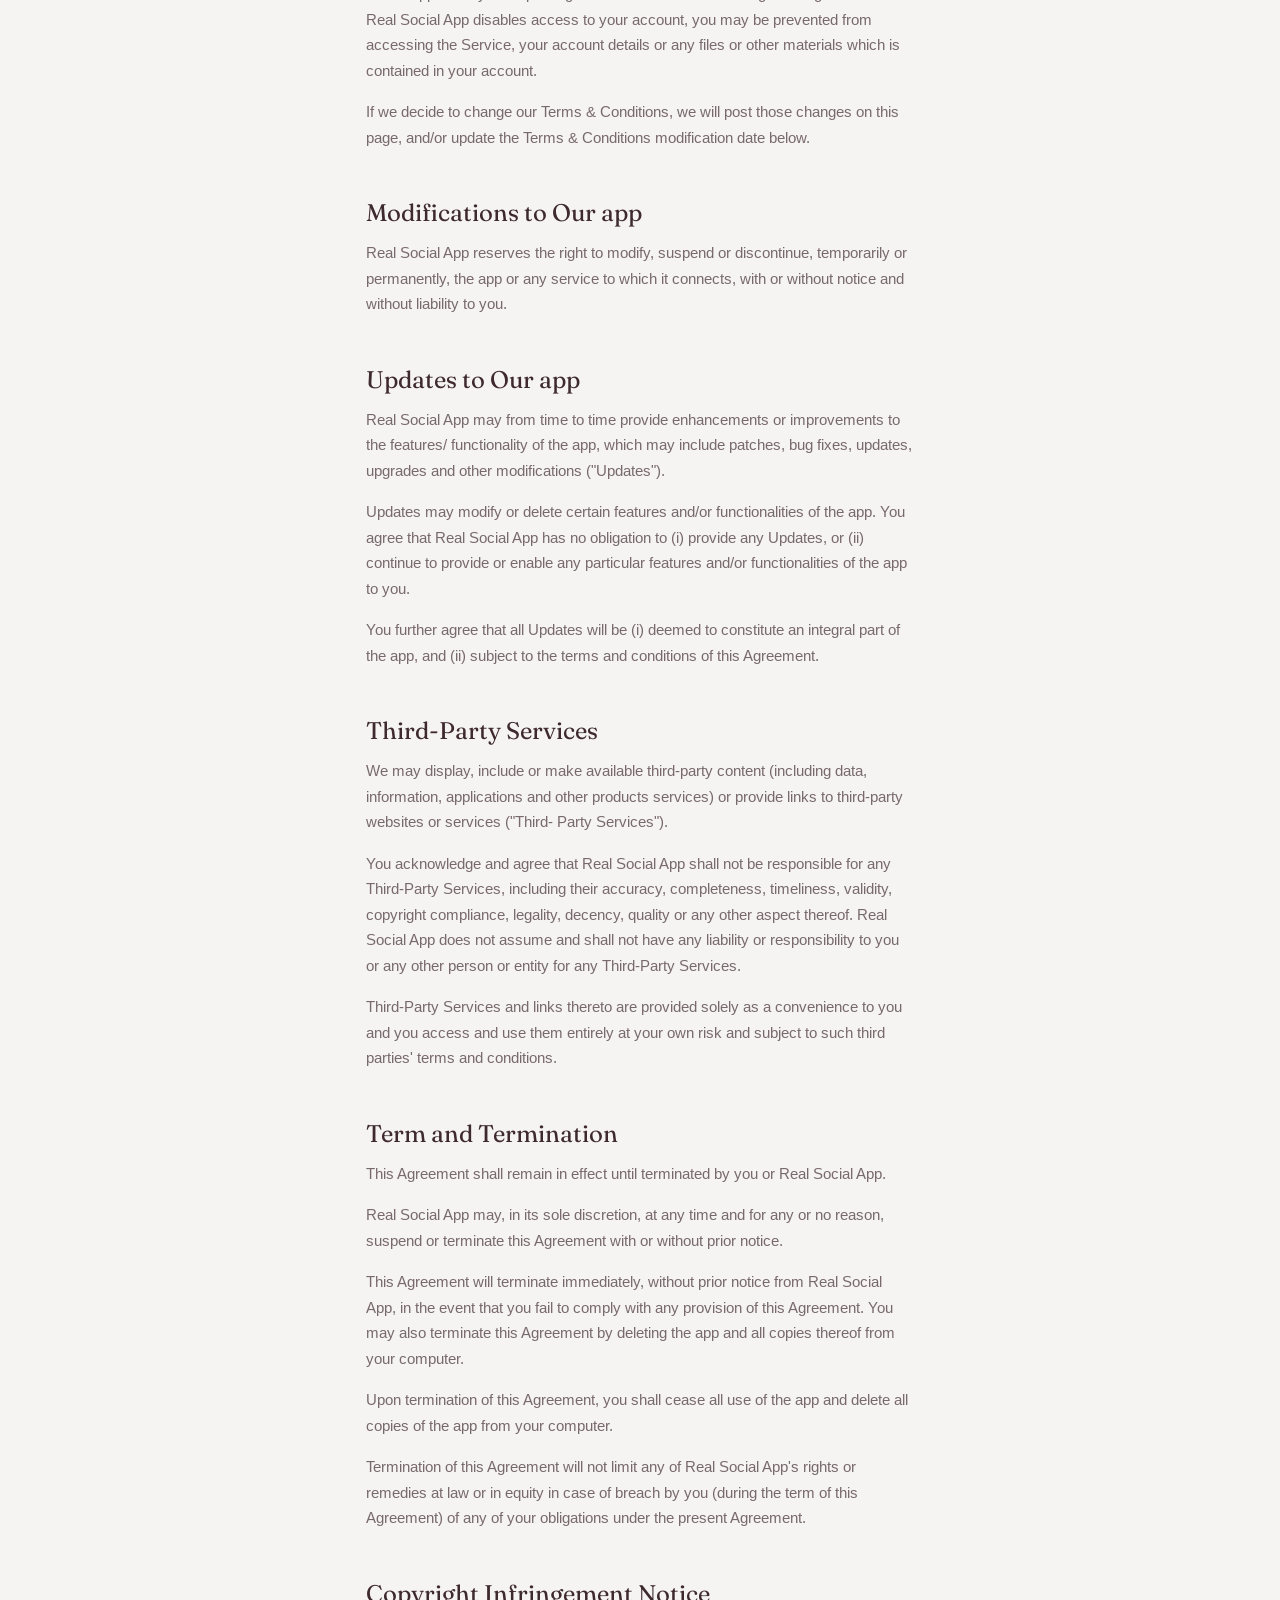
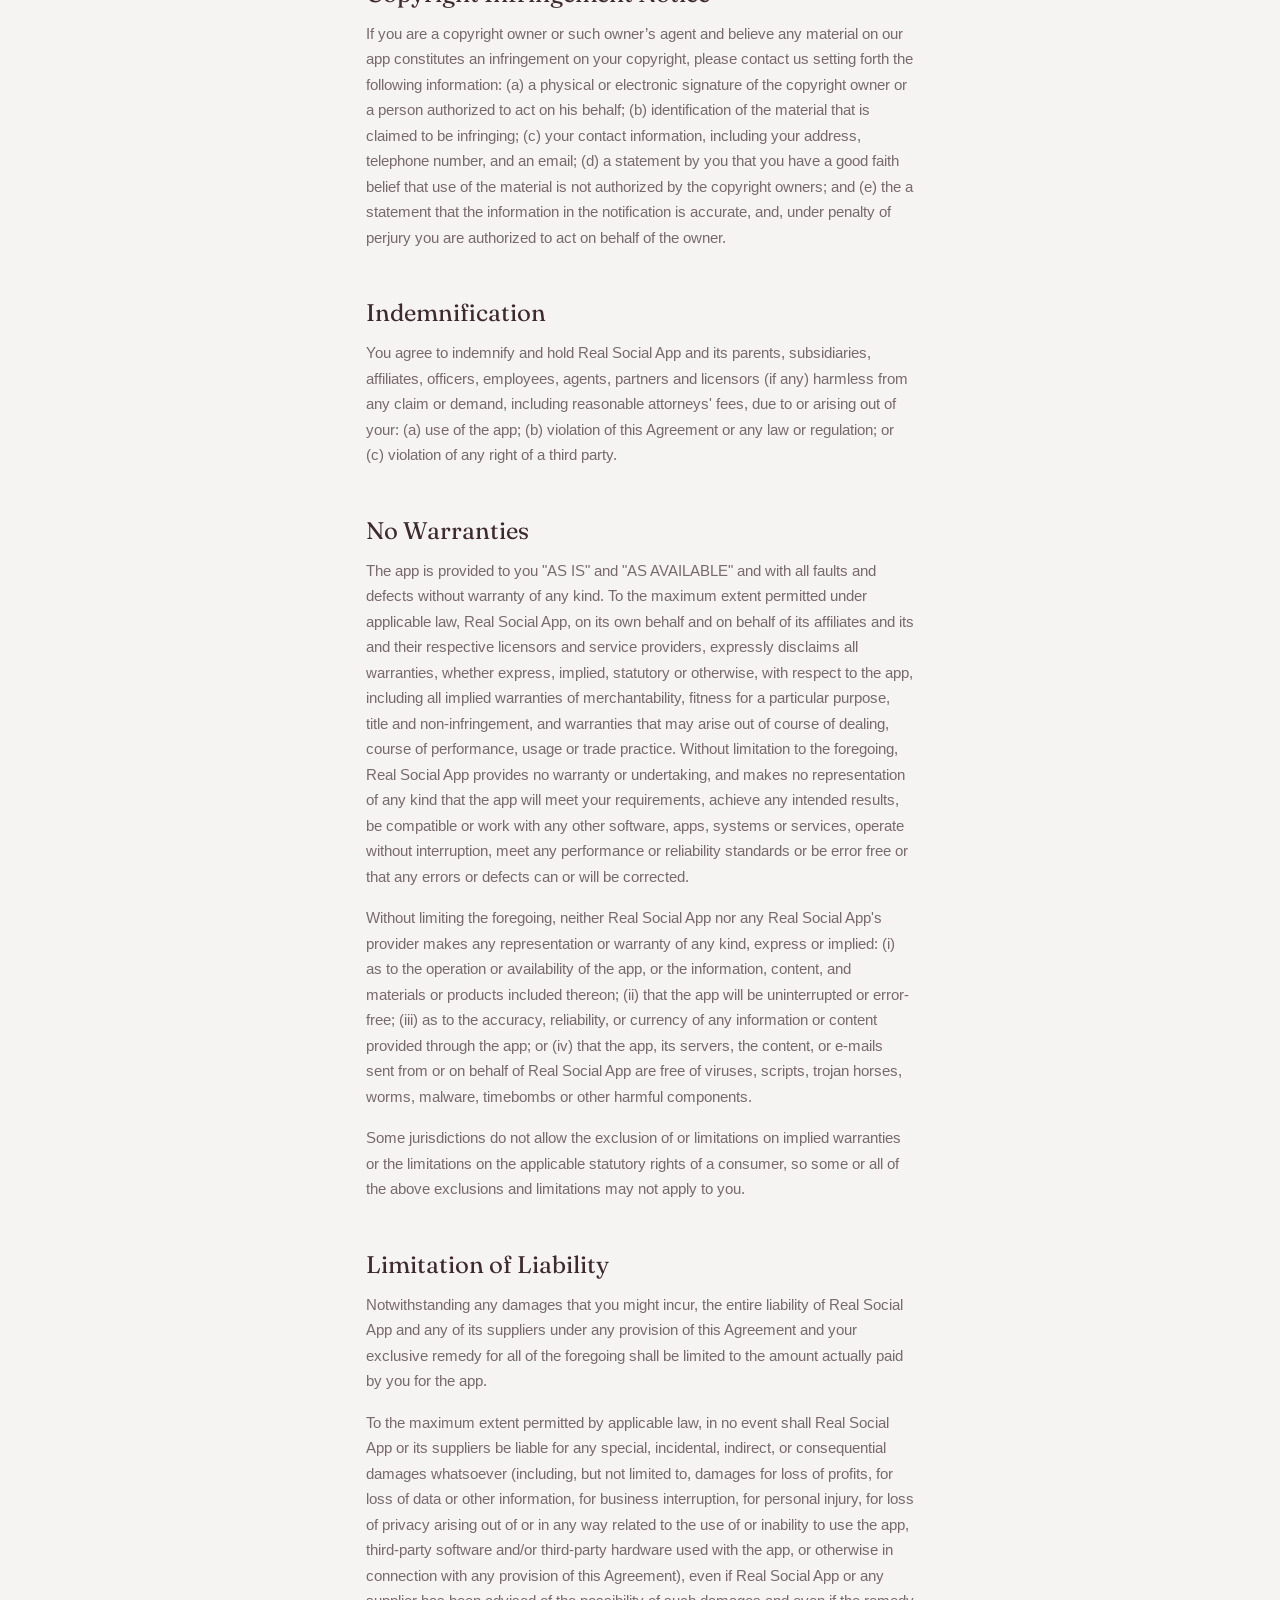
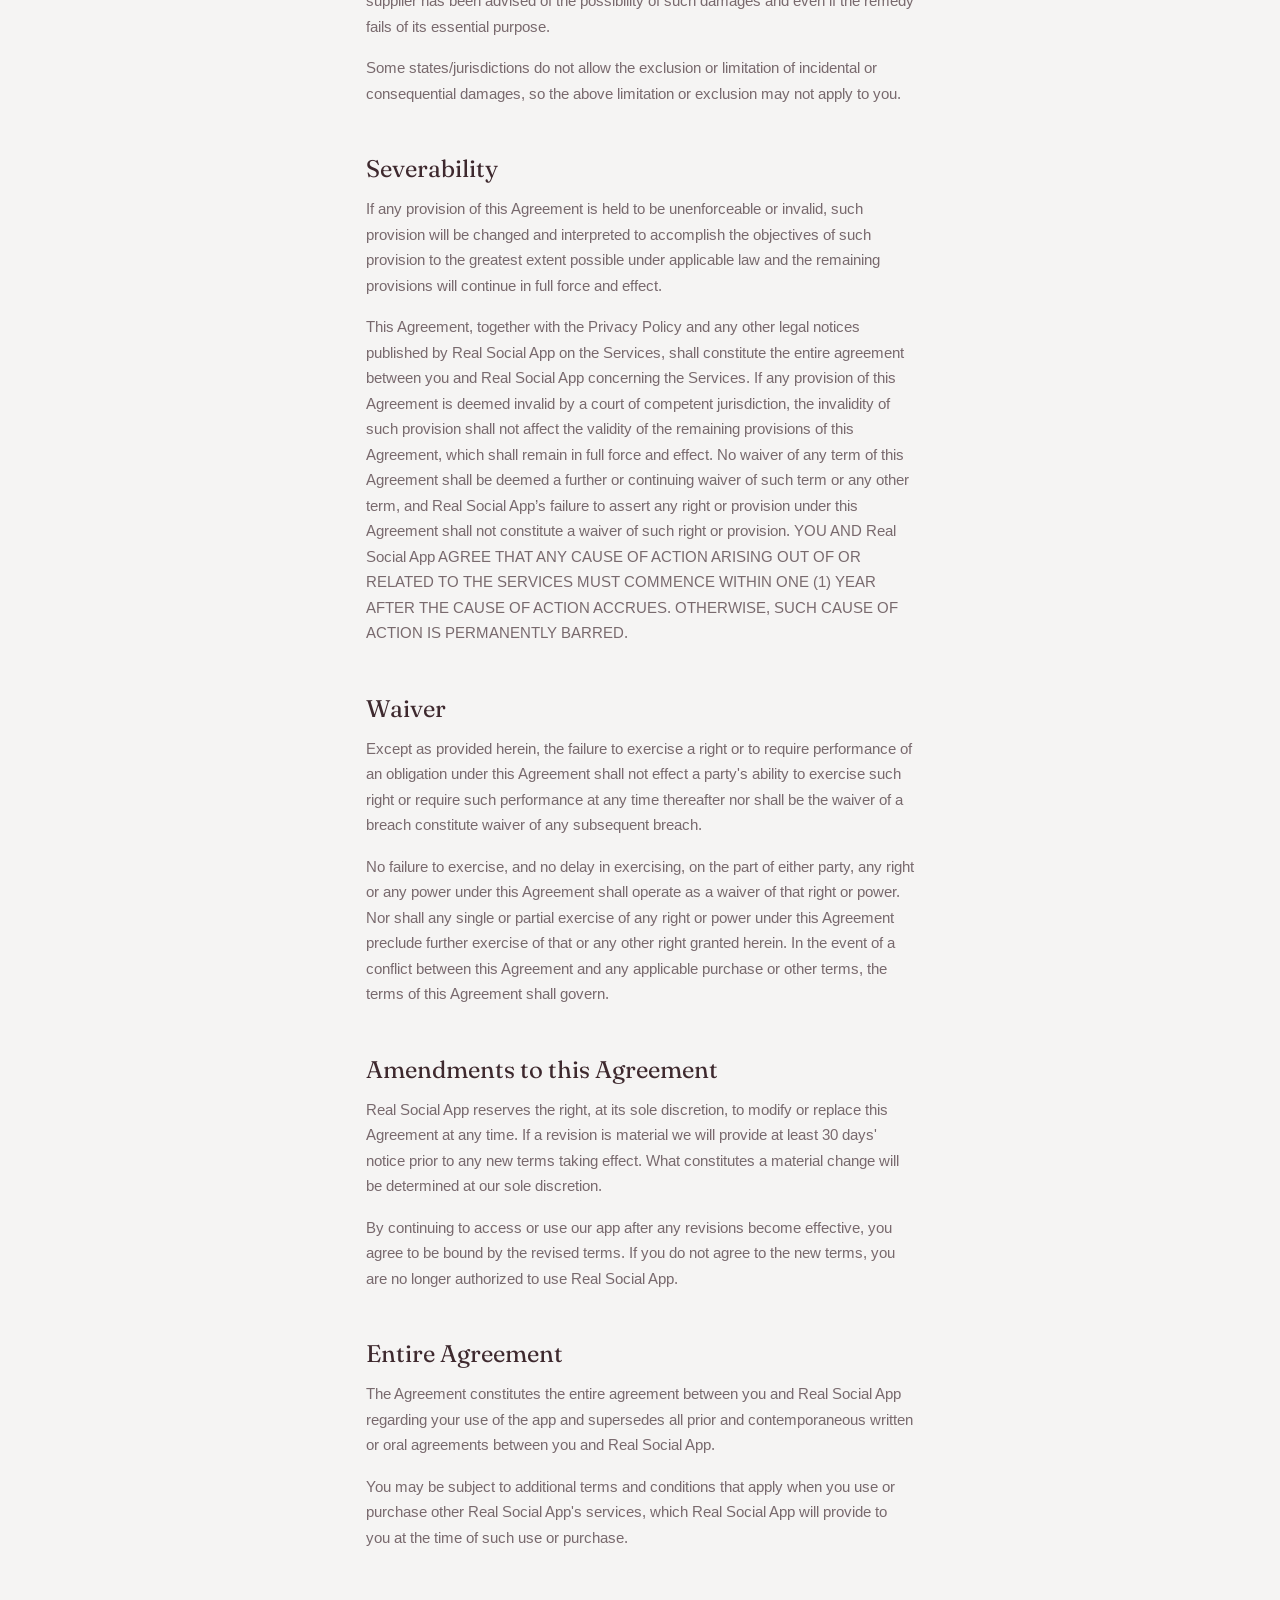
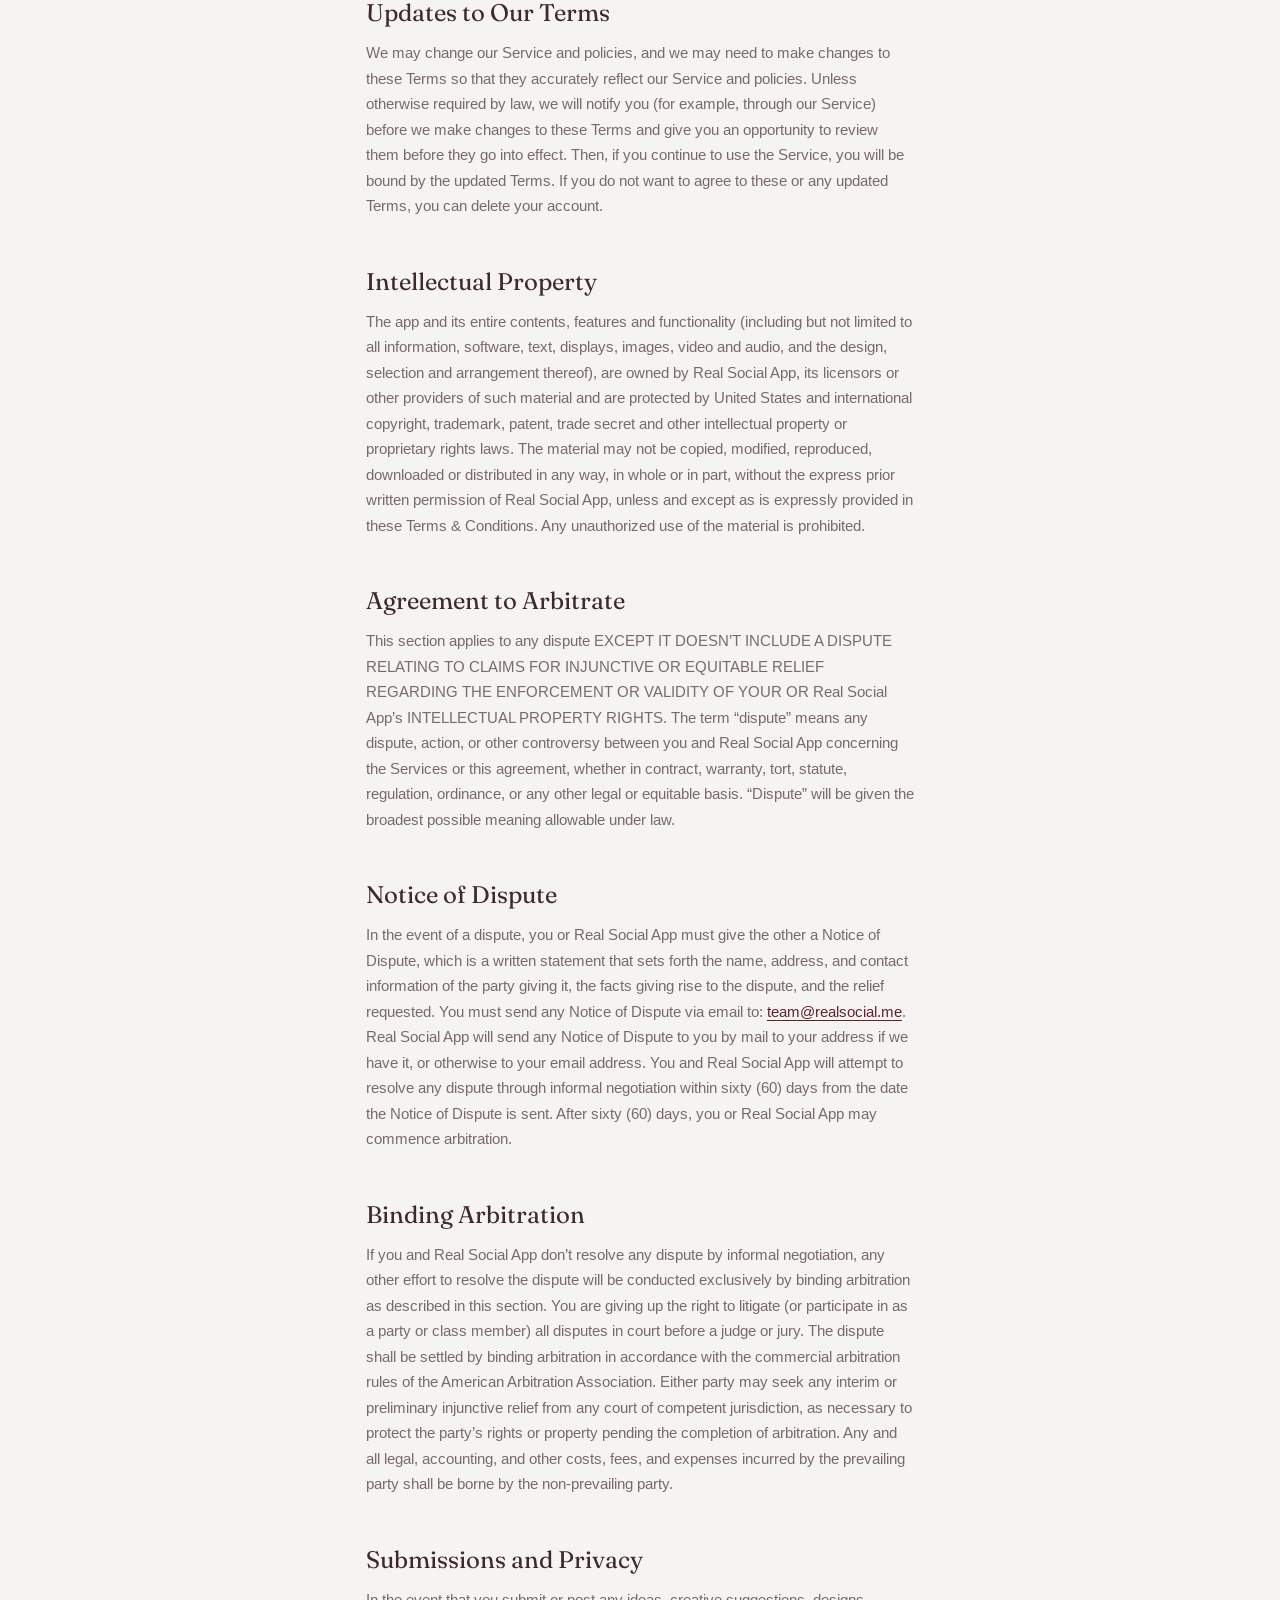
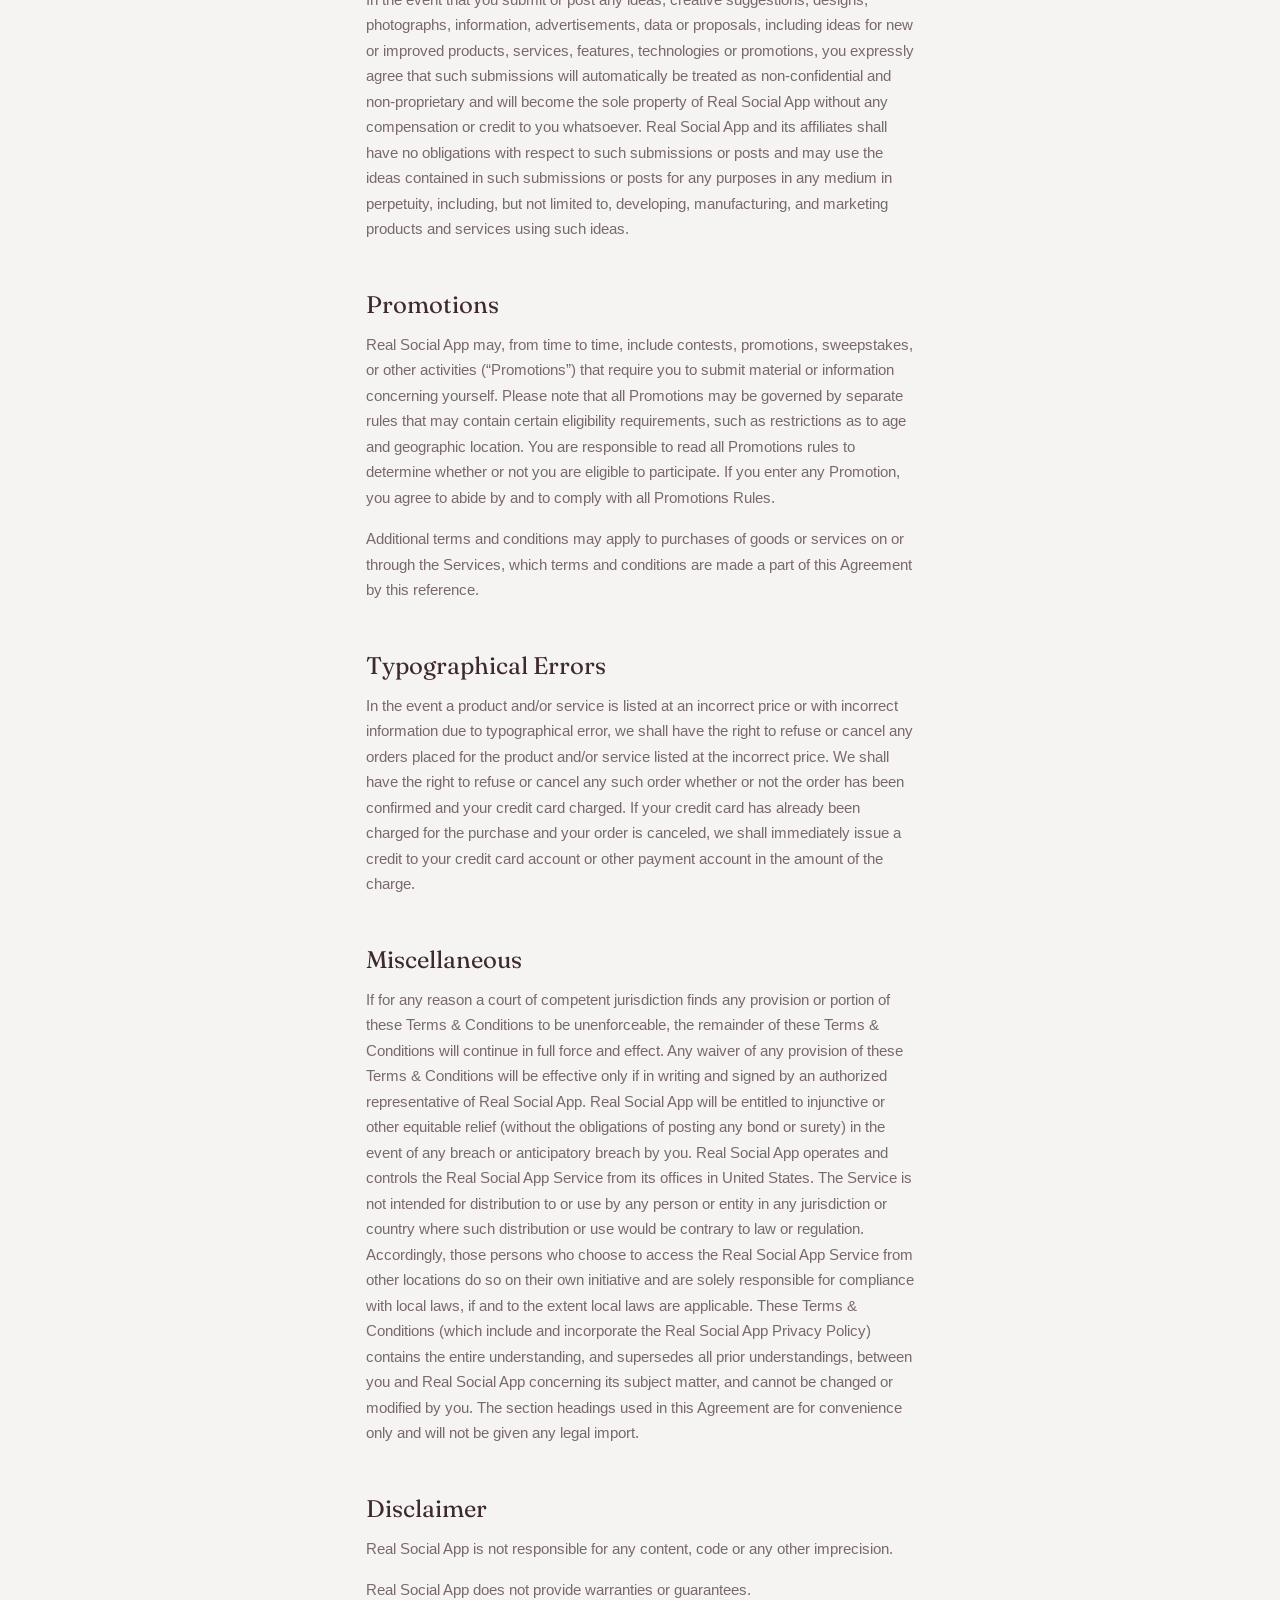
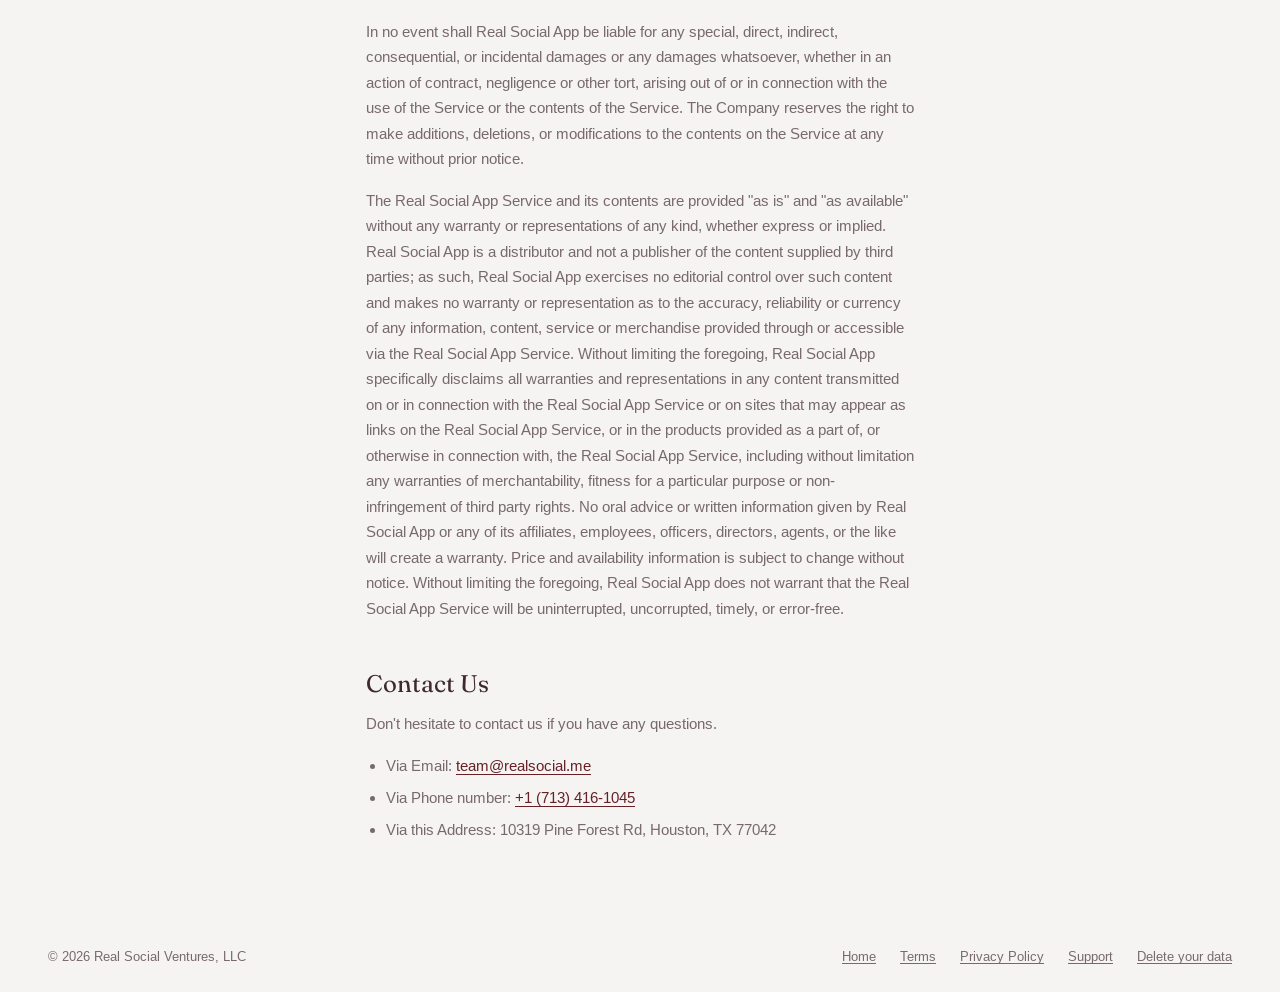
<file: terms/index.html>
<!doctype html>
<html lang="en">
<head>
  <meta charset="utf-8">
  <meta name="viewport" content="width=device-width, initial-scale=1, viewport-fit=cover">
  <link rel="icon" href="../favicon-32.png" sizes="32x32" type="image/png">
  <link rel="icon" href="../RS-Fav.png" sizes="92x92" type="image/png">
  <link rel="apple-touch-icon" href="../RS-Fav.png">
  <link rel="preconnect" href="https://fonts.googleapis.com">
  <link rel="preconnect" href="https://fonts.gstatic.com" crossorigin>
  <link href="https://fonts.googleapis.com/css2?family=Fraunces:ital,opsz,wght@0,9..144,300;0,9..144,400;1,9..144,300;1,9..144,400&family=Arimo:wght@400;500;700&display=swap" rel="stylesheet">
  <link rel="stylesheet" href="../styles.css">

  <title>Terms &amp; Conditions — Real Social App</title>
  <meta name="description" content="The terms and conditions governing your use of Real Social App.">
  <link rel="canonical" href="https://realsocial.me/terms">
</head>
<body>
  <header class="site-header"><a class="lockup" href="../" aria-label="RealSocial home"><img class="logo" src="../RS-Logo-Pink.png" width="824" height="199" alt="RealSocial"></a></header>

  <main class="doc">
    <h1>Terms &amp; Conditions</h1>
    <p class="updated">Real Social App. Last updated September 23, 2026.</p>

    <details class="toc">
      <summary>Contents</summary>
      <ul>
        <li><a href="#general-terms">General Terms</a></li>
        <li><a href="#license">License</a></li>
        <li><a href="#definitions-and-key-terms">Definitions and key terms</a></li>
        <li><a href="#restrictions">Restrictions</a></li>
        <li><a href="#payment">Payment</a></li>
        <li><a href="#return-and-refund-policy">Return and Refund Policy</a></li>
        <li><a href="#your-suggestions">Your Suggestions</a></li>
        <li><a href="#your-consent">Your Consent</a></li>
        <li><a href="#links-to-other-websites">Links to Other Websites</a></li>
        <li><a href="#cookies">Cookies</a></li>
        <li><a href="#changes-to-our-terms-and-conditions">Changes To Our Terms &amp; Conditions</a></li>
        <li><a href="#modifications-to-our-app">Modifications to Our app</a></li>
        <li><a href="#updates-to-our-app">Updates to Our app</a></li>
        <li><a href="#third-party-services">Third-Party Services</a></li>
        <li><a href="#term-and-termination">Term and Termination</a></li>
        <li><a href="#copyright-infringement-notice">Copyright Infringement Notice</a></li>
        <li><a href="#indemnification">Indemnification</a></li>
        <li><a href="#no-warranties">No Warranties</a></li>
        <li><a href="#limitation-of-liability">Limitation of Liability</a></li>
        <li><a href="#severability">Severability</a></li>
        <li><a href="#waiver">Waiver</a></li>
        <li><a href="#amendments-to-this-agreement">Amendments to this Agreement</a></li>
        <li><a href="#entire-agreement">Entire Agreement</a></li>
        <li><a href="#updates-to-our-terms">Updates to Our Terms</a></li>
        <li><a href="#intellectual-property">Intellectual Property</a></li>
        <li><a href="#agreement-to-arbitrate">Agreement to Arbitrate</a></li>
        <li><a href="#notice-of-dispute">Notice of Dispute</a></li>
        <li><a href="#binding-arbitration">Binding Arbitration</a></li>
        <li><a href="#submissions-and-privacy">Submissions and Privacy</a></li>
        <li><a href="#promotions">Promotions</a></li>
        <li><a href="#typographical-errors">Typographical Errors</a></li>
        <li><a href="#miscellaneous">Miscellaneous</a></li>
        <li><a href="#disclaimer">Disclaimer</a></li>
        <li><a href="#contact-us">Contact Us</a></li>
      </ul>
    </details>

    <section id="general-terms">
      <h2>General Terms</h2>
<p>By accessing and placing an order with Real Social App, you confirm that you are in agreement with and bound by the terms of service contained in the Terms &amp; Conditions outlined below. These terms apply to the entire website and any email or other type of communication between you and Real Social App.</p>
<p>Under no circumstances shall Real Social App team be liable for any direct, indirect, special, incidental or consequential damages, including, but not limited to, loss of data or profit, arising out of the use, or the inability to use, the materials on this site, even if Real Social App team or an authorized representative has been advised of the possibility of such damages. If your use of materials from this site results in the need for servicing, repair or correction of equipment or data, you assume any costs thereof.</p>
<p>Real Social App will not be responsible for any outcome that may occur during the course of usage of our resources. We reserve the rights to change prices and revise the resources usage policy in any moment. This Terms &amp; Conditions was created with <a href="https://termify.io" rel="noopener">Termify</a>.</p>
    </section>

    <section id="license">
      <h2>License</h2>
<p>Real Social App grants you a revocable, non-exclusive, non-transferable, limited license to download, install and use the app strictly in accordance with the terms of this Agreement.</p>
<p>These Terms &amp; Conditions are a contract between you and Real Social App (referred to in these Terms &amp; Conditions as " Real Social App", "us", "we" or "our"), the provider of the Real Social App website and the services accessible from the Real Social App website (which are collectively referred to in these Terms &amp; Conditions as the " Real Social App Service").</p>
<p>You are agreeing to be bound by these Terms &amp; Conditions. If you do not agree to these Terms &amp; Conditions, please do not use the Real Social App Service. In these Terms &amp; Conditions, "you" refers both to you as an individual and to the entity you represent. If you violate any of these Terms &amp; Conditions, we reserve the right to cancel your account or block access to your account without notice.</p>
    </section>

    <section id="definitions-and-key-terms">
      <h2>Definitions and key terms</h2>
<p>To help explain things as clearly as possible in this Terms &amp; Conditions, every time any of these terms are referenced, are strictly defined as:</p>
<ul>
<li><strong>Cookie:</strong> small amount of data generated by a website and saved by your web browser. It is used to identify your browser, provide analytics, remember information about you such as your language preference or login information.</li>
<li><strong>Company:</strong> when this terms mention “Company,” “we,” “us,” or “our,” it refers to Real social Ventures, LLC, (10319 Pine Forest Rd, Houston, TX 77042), that is responsible for your information under this Terms &amp; Conditions.</li>
<li><strong>Country:</strong> where Real Social App or the owners/founders of Real Social App are based, in this case is United States</li>
<li><strong>Device:</strong> any internet connected device such as a phone, tablet, computer or any other device that can be used to visit Real Social App and use the services.</li>
<li><strong>Service:</strong> refers to the service provided by Real Social App as described in the relative terms (if available) and on this platform.</li>
<li><strong>Third-party service:</strong> refers to advertisers, contest sponsors, promotional and marketing partners, and others who provide our content or whose products or services we think may interest you.</li>
<li><strong>App/Application:</strong> Real Social App app, refers to the SOFTWARE PRODUCT identified above.</li>
<li><strong>You:</strong> a person or entity that is registered with Real Social App to use the Services.</li>
</ul>
    </section>

    <section id="restrictions">
      <h2>Restrictions</h2>
<p>You agree not to, and you will not permit others to:</p>
<ul>
<li>License, sell, rent, lease, assign, distribute, transmit, host, outsource, disclose or otherwise commercially exploit the app or make the platform available to any third party.</li>
<li>Modify, make derivative works of, disassemble, decrypt, reverse compile or reverse engineer any part of the app.</li>
<li>Remove, alter or obscure any proprietary notice (including any notice of copyright or trademark) of Real Social App or its affiliates, partners, suppliers or the licensors of the app.</li>
</ul>
    </section>

    <section id="payment">
      <h2>Payment</h2>
<p>If you register to any of our recurring payment plans, you agree to pay all fees or charges to your account for the Service in accordance with the fees, charges and billing terms in effect at the time that each fee or charge is due and payable. Unless otherwise indicated in an order form, you must provide Real Social App with a valid credit card (Visa, MasterCard, or any other issuer accepted by us) (“Payment Provider”) as a condition to signing up for the Premium plan. Your Payment Provider agreement governs your use of the designated credit card account, and you must refer to that agreement and not these Terms to determine your rights and liabilities with respect to your Payment Provider. By providing Real Social App with your credit card number and associated payment information, you agree that Real Social App is authorized to verify information immediately, and subsequently invoice your account for all fees and charges due and payable to Real Social App hereunder and that no additional notice or consent is required. You agree to immediately notify Real Social App of any change in your billing address or the credit card used for payment hereunder. Real Social App reserves the right at any time to change its prices and billing methods, either immediately upon posting on our Site or by e-mail delivery to your organization’s administrator(s).</p>
<p>Any attorney fees, court costs, or other costs incurred in collection of delinquent undisputed amounts shall be the responsibility of and paid for by you.</p>
<p>No contract will exist between you and Real Social App for the Service until Real Social App accepts your order by a confirmatory e-mail, SMS/MMS message, or other appropriate means of communication.</p>
<p>You are responsible for any third-party fees that you may incur when using the Service.</p>
    </section>

    <section id="return-and-refund-policy">
      <h2>Return and Refund Policy</h2>
<p>Thanks for shopping at Real Social App. We appreciate the fact that you like to buy the stuff we build. We also want to make sure you have a rewarding experience while you’re exploring, evaluating, and purchasing our products.</p>
<p>As with any shopping experience, there are terms and conditions that apply to transactions at Real Social App. We’ll be as brief as our attorneys will allow. The main thing to remember is that by placing an order or making a purchase at Real Social App, you agree to the terms along with Real Social App’s Privacy Policy.</p>
<p>If, for any reason, You are not completely satisfied with any good or service that we provide, don't hesitate to contact us and we will discuss any of the issues you are going through with our product.</p>
    </section>

    <section id="your-suggestions">
      <h2>Your Suggestions</h2>
<p>Any feedback, comments, ideas, improvements or suggestions (collectively, "Suggestions") provided by you to Real Social App with respect to the app shall remain the sole and exclusive property of Real Social App.</p>
<p>Real Social App shall be free to use, copy, modify, publish, or redistribute the Suggestions for any purpose and in any way without any credit or any compensation to you.</p>
    </section>

    <section id="your-consent">
      <h2>Your Consent</h2>
<p>We've updated our Terms &amp; Conditions to provide you with complete transparency into what is being set when you visit our site and how it's being used. By using our app, registering an account, or making a purchase, you hereby consent to our Terms &amp; Conditions.</p>
    </section>

    <section id="links-to-other-websites">
      <h2>Links to Other Websites</h2>
<p>This Terms &amp; Conditions applies only to the Services. The Services may contain links to other websites not operated or controlled by Real Social App. We are not responsible for the content, accuracy or opinions expressed in such websites, and such websites are not investigated, monitored or checked for accuracy or completeness by us. Please remember that when you use a link to go from the Services to another website, our Terms &amp; Conditions are no longer in effect. Your browsing and interaction on any other website, including those that have a link on our platform, is subject to that website’s own rules and policies. Such third parties may use their own cookies or other methods to collect information about you.</p>
    </section>

    <section id="cookies">
      <h2>Cookies</h2>
<p>Real Social App uses "Cookies" to identify the areas of our app that you have visited. A Cookie is a small piece of data stored on your computer or mobile device by your web browser. We use Cookies to enhance the performance and functionality of our app but are non-essential to their use. However, without these cookies, certain functionality like videos may become unavailable or you would be required to enter your login details every time you visit the app as we would not be able to remember that you had logged in previously. Most web browsers can be set to disable the use of Cookies. However, if you disable Cookies, you may not be able to access functionality on our app correctly or at all. We never place Personally Identifiable Information in Cookies.</p>
    </section>

    <section id="changes-to-our-terms-and-conditions">
      <h2>Changes To Our Terms &amp; Conditions</h2>
<p>You acknowledge and agree that Real Social App may stop (permanently or temporarily) providing the Service (or any features within the Service) to you or to users generally at Real Social App’s sole discretion, without prior notice to you. You may stop using the Service at any time. You do not need to specifically inform Real Social App when you stop using the Service. You acknowledge and agree that if Real Social App disables access to your account, you may be prevented from accessing the Service, your account details or any files or other materials which is contained in your account.</p>
<p>If we decide to change our Terms &amp; Conditions, we will post those changes on this page, and/or update the Terms &amp; Conditions modification date below.</p>
    </section>

    <section id="modifications-to-our-app">
      <h2>Modifications to Our app</h2>
<p>Real Social App reserves the right to modify, suspend or discontinue, temporarily or permanently, the app or any service to which it connects, with or without notice and without liability to you.</p>
    </section>

    <section id="updates-to-our-app">
      <h2>Updates to Our app</h2>
<p>Real Social App may from time to time provide enhancements or improvements to the features/ functionality of the app, which may include patches, bug fixes, updates, upgrades and other modifications ("Updates").</p>
<p>Updates may modify or delete certain features and/or functionalities of the app. You agree that Real Social App has no obligation to (i) provide any Updates, or (ii) continue to provide or enable any particular features and/or functionalities of the app to you.</p>
<p>You further agree that all Updates will be (i) deemed to constitute an integral part of the app, and (ii) subject to the terms and conditions of this Agreement.</p>
    </section>

    <section id="third-party-services">
      <h2>Third-Party Services</h2>
<p>We may display, include or make available third-party content (including data, information, applications and other products services) or provide links to third-party websites or services ("Third- Party Services").</p>
<p>You acknowledge and agree that Real Social App shall not be responsible for any Third-Party Services, including their accuracy, completeness, timeliness, validity, copyright compliance, legality, decency, quality or any other aspect thereof. Real Social App does not assume and shall not have any liability or responsibility to you or any other person or entity for any Third-Party Services.</p>
<p>Third-Party Services and links thereto are provided solely as a convenience to you and you access and use them entirely at your own risk and subject to such third parties' terms and conditions.</p>
    </section>

    <section id="term-and-termination">
      <h2>Term and Termination</h2>
<p>This Agreement shall remain in effect until terminated by you or Real Social App.</p>
<p>Real Social App may, in its sole discretion, at any time and for any or no reason, suspend or terminate this Agreement with or without prior notice.</p>
<p>This Agreement will terminate immediately, without prior notice from Real Social App, in the event that you fail to comply with any provision of this Agreement. You may also terminate this Agreement by deleting the app and all copies thereof from your computer.</p>
<p>Upon termination of this Agreement, you shall cease all use of the app and delete all copies of the app from your computer.</p>
<p>Termination of this Agreement will not limit any of Real Social App's rights or remedies at law or in equity in case of breach by you (during the term of this Agreement) of any of your obligations under the present Agreement.</p>
    </section>

    <section id="copyright-infringement-notice">
      <h2>Copyright Infringement Notice</h2>
<p>If you are a copyright owner or such owner’s agent and believe any material on our app constitutes an infringement on your copyright, please contact us setting forth the following information: (a) a physical or electronic signature of the copyright owner or a person authorized to act on his behalf; (b) identification of the material that is claimed to be infringing; (c) your contact information, including your address, telephone number, and an email; (d) a statement by you that you have a good faith belief that use of the material is not authorized by the copyright owners; and (e) the a statement that the information in the notification is accurate, and, under penalty of perjury you are authorized to act on behalf of the owner.</p>
    </section>

    <section id="indemnification">
      <h2>Indemnification</h2>
<p>You agree to indemnify and hold Real Social App and its parents, subsidiaries, affiliates, officers, employees, agents, partners and licensors (if any) harmless from any claim or demand, including reasonable attorneys' fees, due to or arising out of your: (a) use of the app; (b) violation of this Agreement or any law or regulation; or (c) violation of any right of a third party.</p>
    </section>

    <section id="no-warranties">
      <h2>No Warranties</h2>
<p>The app is provided to you "AS IS" and "AS AVAILABLE" and with all faults and defects without warranty of any kind. To the maximum extent permitted under applicable law, Real Social App, on its own behalf and on behalf of its affiliates and its and their respective licensors and service providers, expressly disclaims all warranties, whether express, implied, statutory or otherwise, with respect to the app, including all implied warranties of merchantability, fitness for a particular purpose, title and non-infringement, and warranties that may arise out of course of dealing, course of performance, usage or trade practice. Without limitation to the foregoing, Real Social App provides no warranty or undertaking, and makes no representation of any kind that the app will meet your requirements, achieve any intended results, be compatible or work with any other software, apps, systems or services, operate without interruption, meet any performance or reliability standards or be error free or that any errors or defects can or will be corrected.</p>
<p>Without limiting the foregoing, neither Real Social App nor any Real Social App's provider makes any representation or warranty of any kind, express or implied: (i) as to the operation or availability of the app, or the information, content, and materials or products included thereon; (ii) that the app will be uninterrupted or error-free; (iii) as to the accuracy, reliability, or currency of any information or content provided through the app; or (iv) that the app, its servers, the content, or e-mails sent from or on behalf of Real Social App are free of viruses, scripts, trojan horses, worms, malware, timebombs or other harmful components.</p>
<p>Some jurisdictions do not allow the exclusion of or limitations on implied warranties or the limitations on the applicable statutory rights of a consumer, so some or all of the above exclusions and limitations may not apply to you.</p>
    </section>

    <section id="limitation-of-liability">
      <h2>Limitation of Liability</h2>
<p>Notwithstanding any damages that you might incur, the entire liability of Real Social App and any of its suppliers under any provision of this Agreement and your exclusive remedy for all of the foregoing shall be limited to the amount actually paid by you for the app.</p>
<p>To the maximum extent permitted by applicable law, in no event shall Real Social App or its suppliers be liable for any special, incidental, indirect, or consequential damages whatsoever (including, but not limited to, damages for loss of profits, for loss of data or other information, for business interruption, for personal injury, for loss of privacy arising out of or in any way related to the use of or inability to use the app, third-party software and/or third-party hardware used with the app, or otherwise in connection with any provision of this Agreement), even if Real Social App or any supplier has been advised of the possibility of such damages and even if the remedy fails of its essential purpose.</p>
<p>Some states/jurisdictions do not allow the exclusion or limitation of incidental or consequential damages, so the above limitation or exclusion may not apply to you.</p>
    </section>

    <section id="severability">
      <h2>Severability</h2>
<p>If any provision of this Agreement is held to be unenforceable or invalid, such provision will be changed and interpreted to accomplish the objectives of such provision to the greatest extent possible under applicable law and the remaining provisions will continue in full force and effect.</p>
<p>This Agreement, together with the Privacy Policy and any other legal notices published by Real Social App on the Services, shall constitute the entire agreement between you and Real Social App concerning the Services. If any provision of this Agreement is deemed invalid by a court of competent jurisdiction, the invalidity of such provision shall not affect the validity of the remaining provisions of this Agreement, which shall remain in full force and effect. No waiver of any term of this Agreement shall be deemed a further or continuing waiver of such term or any other term, and Real Social App’s failure to assert any right or provision under this Agreement shall not constitute a waiver of such right or provision. YOU AND Real Social App AGREE THAT ANY CAUSE OF ACTION ARISING OUT OF OR RELATED TO THE SERVICES MUST COMMENCE WITHIN ONE (1) YEAR AFTER THE CAUSE OF ACTION ACCRUES. OTHERWISE, SUCH CAUSE OF ACTION IS PERMANENTLY BARRED.</p>
    </section>

    <section id="waiver">
      <h2>Waiver</h2>
<p>Except as provided herein, the failure to exercise a right or to require performance of an obligation under this Agreement shall not effect a party's ability to exercise such right or require such performance at any time thereafter nor shall be the waiver of a breach constitute waiver of any subsequent breach.</p>
<p>No failure to exercise, and no delay in exercising, on the part of either party, any right or any power under this Agreement shall operate as a waiver of that right or power. Nor shall any single or partial exercise of any right or power under this Agreement preclude further exercise of that or any other right granted herein. In the event of a conflict between this Agreement and any applicable purchase or other terms, the terms of this Agreement shall govern.</p>
    </section>

    <section id="amendments-to-this-agreement">
      <h2>Amendments to this Agreement</h2>
<p>Real Social App reserves the right, at its sole discretion, to modify or replace this Agreement at any time. If a revision is material we will provide at least 30 days' notice prior to any new terms taking effect. What constitutes a material change will be determined at our sole discretion.</p>
<p>By continuing to access or use our app after any revisions become effective, you agree to be bound by the revised terms. If you do not agree to the new terms, you are no longer authorized to use Real Social App.</p>
    </section>

    <section id="entire-agreement">
      <h2>Entire Agreement</h2>
<p>The Agreement constitutes the entire agreement between you and Real Social App regarding your use of the app and supersedes all prior and contemporaneous written or oral agreements between you and Real Social App.</p>
<p>You may be subject to additional terms and conditions that apply when you use or purchase other Real Social App's services, which Real Social App will provide to you at the time of such use or purchase.</p>
    </section>

    <section id="updates-to-our-terms">
      <h2>Updates to Our Terms</h2>
<p>We may change our Service and policies, and we may need to make changes to these Terms so that they accurately reflect our Service and policies. Unless otherwise required by law, we will notify you (for example, through our Service) before we make changes to these Terms and give you an opportunity to review them before they go into effect. Then, if you continue to use the Service, you will be bound by the updated Terms. If you do not want to agree to these or any updated Terms, you can delete your account.</p>
    </section>

    <section id="intellectual-property">
      <h2>Intellectual Property</h2>
<p>The app and its entire contents, features and functionality (including but not limited to all information, software, text, displays, images, video and audio, and the design, selection and arrangement thereof), are owned by Real Social App, its licensors or other providers of such material and are protected by United States and international copyright, trademark, patent, trade secret and other intellectual property or proprietary rights laws. The material may not be copied, modified, reproduced, downloaded or distributed in any way, in whole or in part, without the express prior written permission of Real Social App, unless and except as is expressly provided in these Terms &amp; Conditions. Any unauthorized use of the material is prohibited.</p>
    </section>

    <section id="agreement-to-arbitrate">
      <h2>Agreement to Arbitrate</h2>
<p>This section applies to any dispute EXCEPT IT DOESN’T INCLUDE A DISPUTE RELATING TO CLAIMS FOR INJUNCTIVE OR EQUITABLE RELIEF REGARDING THE ENFORCEMENT OR VALIDITY OF YOUR OR Real Social App’s INTELLECTUAL PROPERTY RIGHTS. The term “dispute” means any dispute, action, or other controversy between you and Real Social App concerning the Services or this agreement, whether in contract, warranty, tort, statute, regulation, ordinance, or any other legal or equitable basis. “Dispute” will be given the broadest possible meaning allowable under law.</p>
    </section>

    <section id="notice-of-dispute">
      <h2>Notice of Dispute</h2>
<p>In the event of a dispute, you or Real Social App must give the other a Notice of Dispute, which is a written statement that sets forth the name, address, and contact information of the party giving it, the facts giving rise to the dispute, and the relief requested. You must send any Notice of Dispute via email to: <a href="mailto:team@realsocial.me">team@realsocial.me</a>. Real Social App will send any Notice of Dispute to you by mail to your address if we have it, or otherwise to your email address. You and Real Social App will attempt to resolve any dispute through informal negotiation within sixty (60) days from the date the Notice of Dispute is sent. After sixty (60) days, you or Real Social App may commence arbitration.</p>
    </section>

    <section id="binding-arbitration">
      <h2>Binding Arbitration</h2>
<p>If you and Real Social App don’t resolve any dispute by informal negotiation, any other effort to resolve the dispute will be conducted exclusively by binding arbitration as described in this section. You are giving up the right to litigate (or participate in as a party or class member) all disputes in court before a judge or jury. The dispute shall be settled by binding arbitration in accordance with the commercial arbitration rules of the American Arbitration Association. Either party may seek any interim or preliminary injunctive relief from any court of competent jurisdiction, as necessary to protect the party’s rights or property pending the completion of arbitration. Any and all legal, accounting, and other costs, fees, and expenses incurred by the prevailing party shall be borne by the non-prevailing party.</p>
    </section>

    <section id="submissions-and-privacy">
      <h2>Submissions and Privacy</h2>
<p>In the event that you submit or post any ideas, creative suggestions, designs, photographs, information, advertisements, data or proposals, including ideas for new or improved products, services, features, technologies or promotions, you expressly agree that such submissions will automatically be treated as non-confidential and non-proprietary and will become the sole property of Real Social App without any compensation or credit to you whatsoever. Real Social App and its affiliates shall have no obligations with respect to such submissions or posts and may use the ideas contained in such submissions or posts for any purposes in any medium in perpetuity, including, but not limited to, developing, manufacturing, and marketing products and services using such ideas.</p>
    </section>

    <section id="promotions">
      <h2>Promotions</h2>
<p>Real Social App may, from time to time, include contests, promotions, sweepstakes, or other activities (“Promotions”) that require you to submit material or information concerning yourself. Please note that all Promotions may be governed by separate rules that may contain certain eligibility requirements, such as restrictions as to age and geographic location. You are responsible to read all Promotions rules to determine whether or not you are eligible to participate. If you enter any Promotion, you agree to abide by and to comply with all Promotions Rules.</p>
<p>Additional terms and conditions may apply to purchases of goods or services on or through the Services, which terms and conditions are made a part of this Agreement by this reference.</p>
    </section>

    <section id="typographical-errors">
      <h2>Typographical Errors</h2>
<p>In the event a product and/or service is listed at an incorrect price or with incorrect information due to typographical error, we shall have the right to refuse or cancel any orders placed for the product and/or service listed at the incorrect price. We shall have the right to refuse or cancel any such order whether or not the order has been confirmed and your credit card charged. If your credit card has already been charged for the purchase and your order is canceled, we shall immediately issue a credit to your credit card account or other payment account in the amount of the charge.</p>
    </section>

    <section id="miscellaneous">
      <h2>Miscellaneous</h2>
<p>If for any reason a court of competent jurisdiction finds any provision or portion of these Terms &amp; Conditions to be unenforceable, the remainder of these Terms &amp; Conditions will continue in full force and effect. Any waiver of any provision of these Terms &amp; Conditions will be effective only if in writing and signed by an authorized representative of Real Social App. Real Social App will be entitled to injunctive or other equitable relief (without the obligations of posting any bond or surety) in the event of any breach or anticipatory breach by you. Real Social App operates and controls the Real Social App Service from its offices in United States. The Service is not intended for distribution to or use by any person or entity in any jurisdiction or country where such distribution or use would be contrary to law or regulation. Accordingly, those persons who choose to access the Real Social App Service from other locations do so on their own initiative and are solely responsible for compliance with local laws, if and to the extent local laws are applicable. These Terms &amp; Conditions (which include and incorporate the Real Social App Privacy Policy) contains the entire understanding, and supersedes all prior understandings, between you and Real Social App concerning its subject matter, and cannot be changed or modified by you. The section headings used in this Agreement are for convenience only and will not be given any legal import.</p>
    </section>

    <section id="disclaimer">
      <h2>Disclaimer</h2>
<p>Real Social App is not responsible for any content, code or any other imprecision.</p>
<p>Real Social App does not provide warranties or guarantees.</p>
<p>In no event shall Real Social App be liable for any special, direct, indirect, consequential, or incidental damages or any damages whatsoever, whether in an action of contract, negligence or other tort, arising out of or in connection with the use of the Service or the contents of the Service. The Company reserves the right to make additions, deletions, or modifications to the contents on the Service at any time without prior notice.</p>
<p>The Real Social App Service and its contents are provided "as is" and "as available" without any warranty or representations of any kind, whether express or implied. Real Social App is a distributor and not a publisher of the content supplied by third parties; as such, Real Social App exercises no editorial control over such content and makes no warranty or representation as to the accuracy, reliability or currency of any information, content, service or merchandise provided through or accessible via the Real Social App Service. Without limiting the foregoing, Real Social App specifically disclaims all warranties and representations in any content transmitted on or in connection with the Real Social App Service or on sites that may appear as links on the Real Social App Service, or in the products provided as a part of, or otherwise in connection with, the Real Social App Service, including without limitation any warranties of merchantability, fitness for a particular purpose or non-infringement of third party rights. No oral advice or written information given by Real Social App or any of its affiliates, employees, officers, directors, agents, or the like will create a warranty. Price and availability information is subject to change without notice. Without limiting the foregoing, Real Social App does not warrant that the Real Social App Service will be uninterrupted, uncorrupted, timely, or error-free.</p>
    </section>

    <section id="contact-us">
      <h2>Contact Us</h2>
<p>Don't hesitate to contact us if you have any questions.</p>
<ul>
<li>Via Email: <a href="mailto:team@realsocial.me">team@realsocial.me</a></li>
<li>Via Phone number: <a href="tel:+17134161045">+1 (713) 416-1045</a></li>
<li>Via this Address: 10319 Pine Forest Rd, Houston, TX 77042</li>
</ul>
    </section>
  </main>

  <footer class="site-footer">
    <span>&copy; 2026 Real Social Ventures, LLC</span>
    <nav class="footer-links">
      <a href="../">Home</a>
      <a href="../terms/">Terms</a>
      <a href="../privacy/">Privacy Policy</a>
      <a href="../support/">Support</a>
      <a href="../data-deletion/">Delete your data</a>
    </nav>
  </footer>
</body>
</html>
</file>
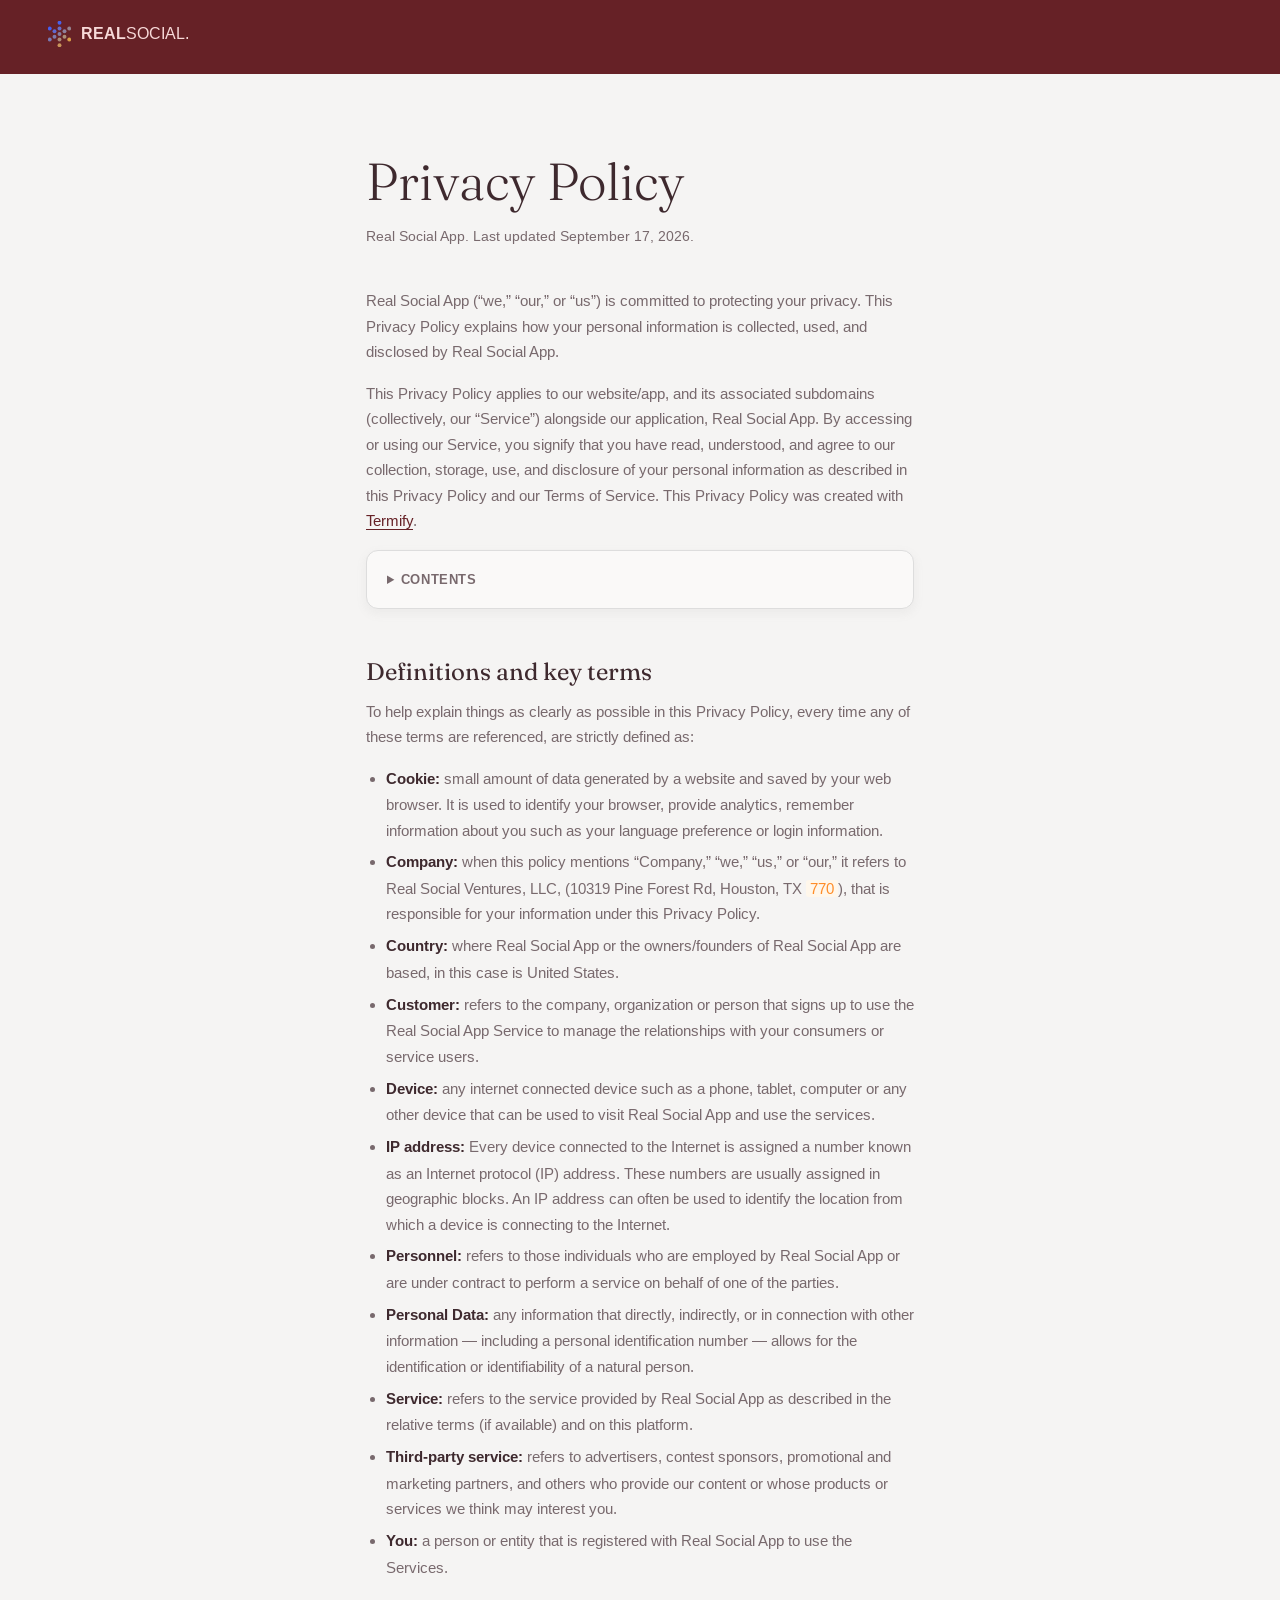
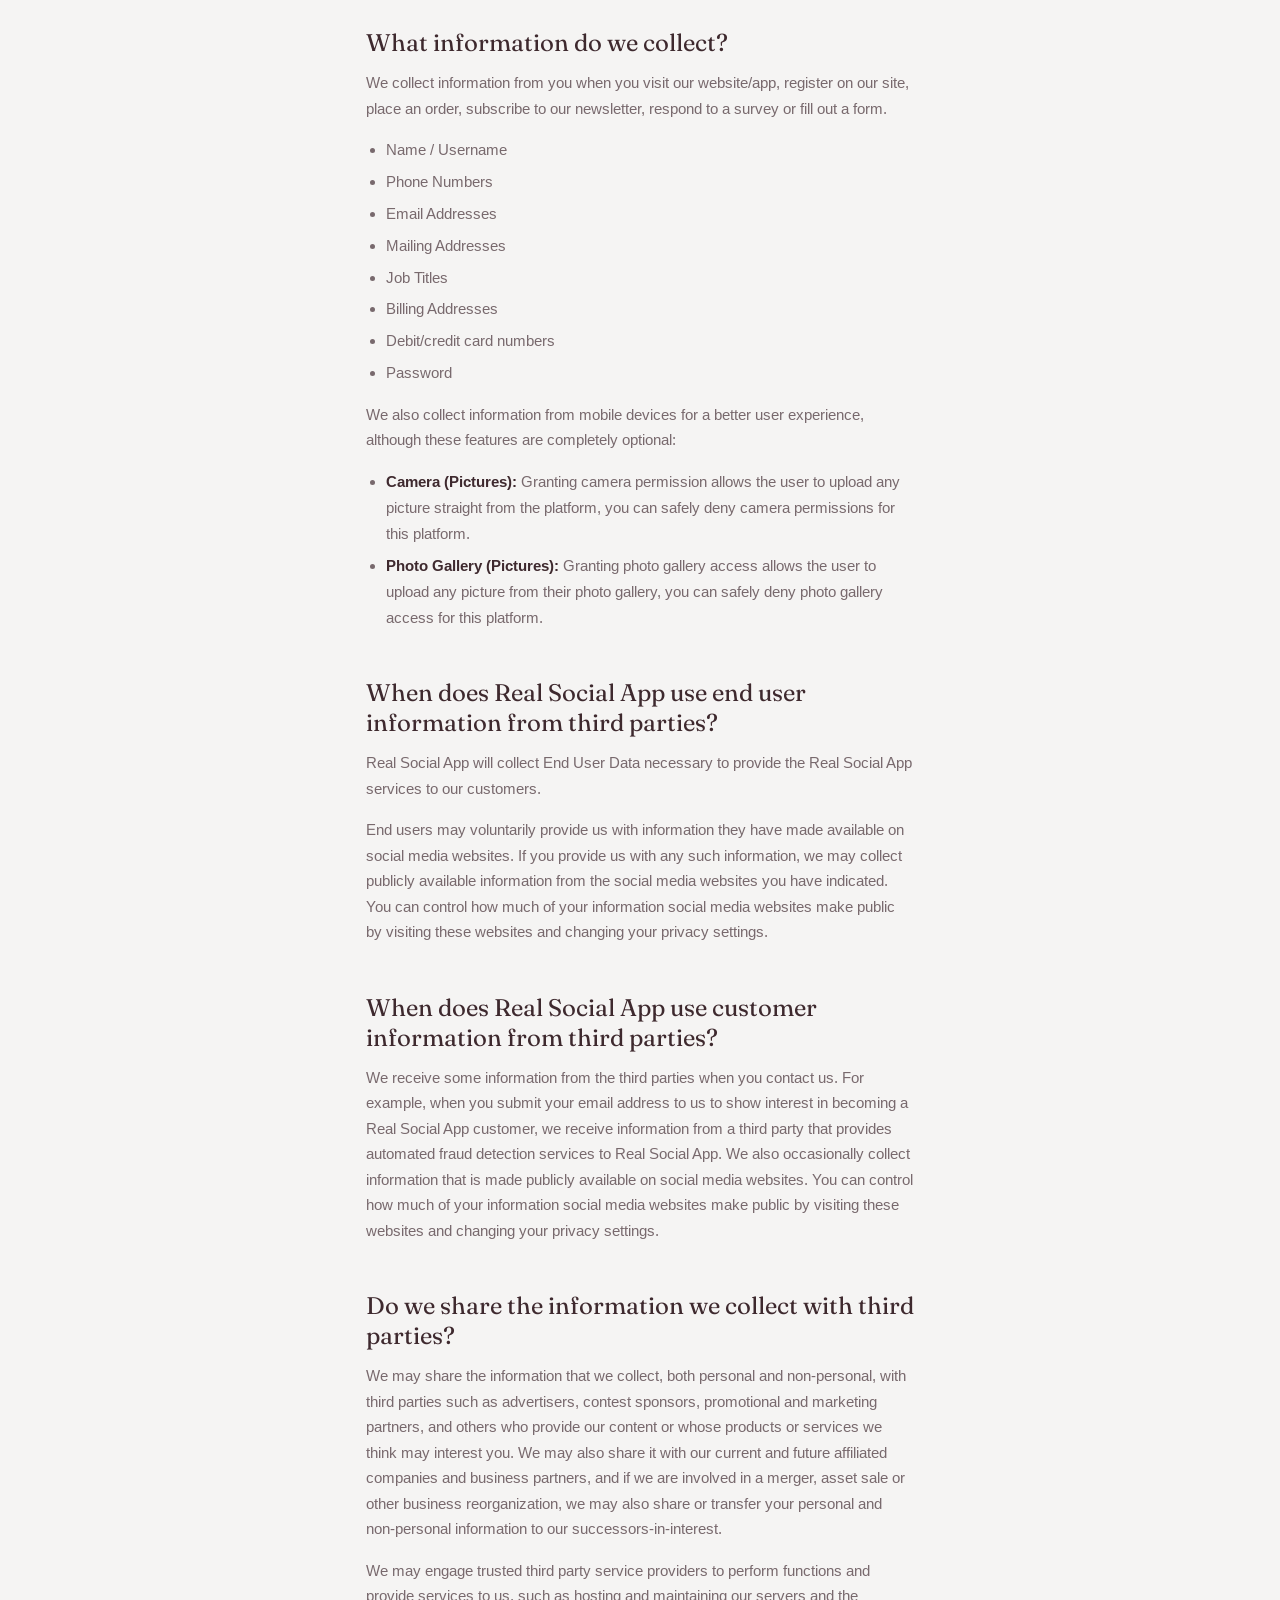
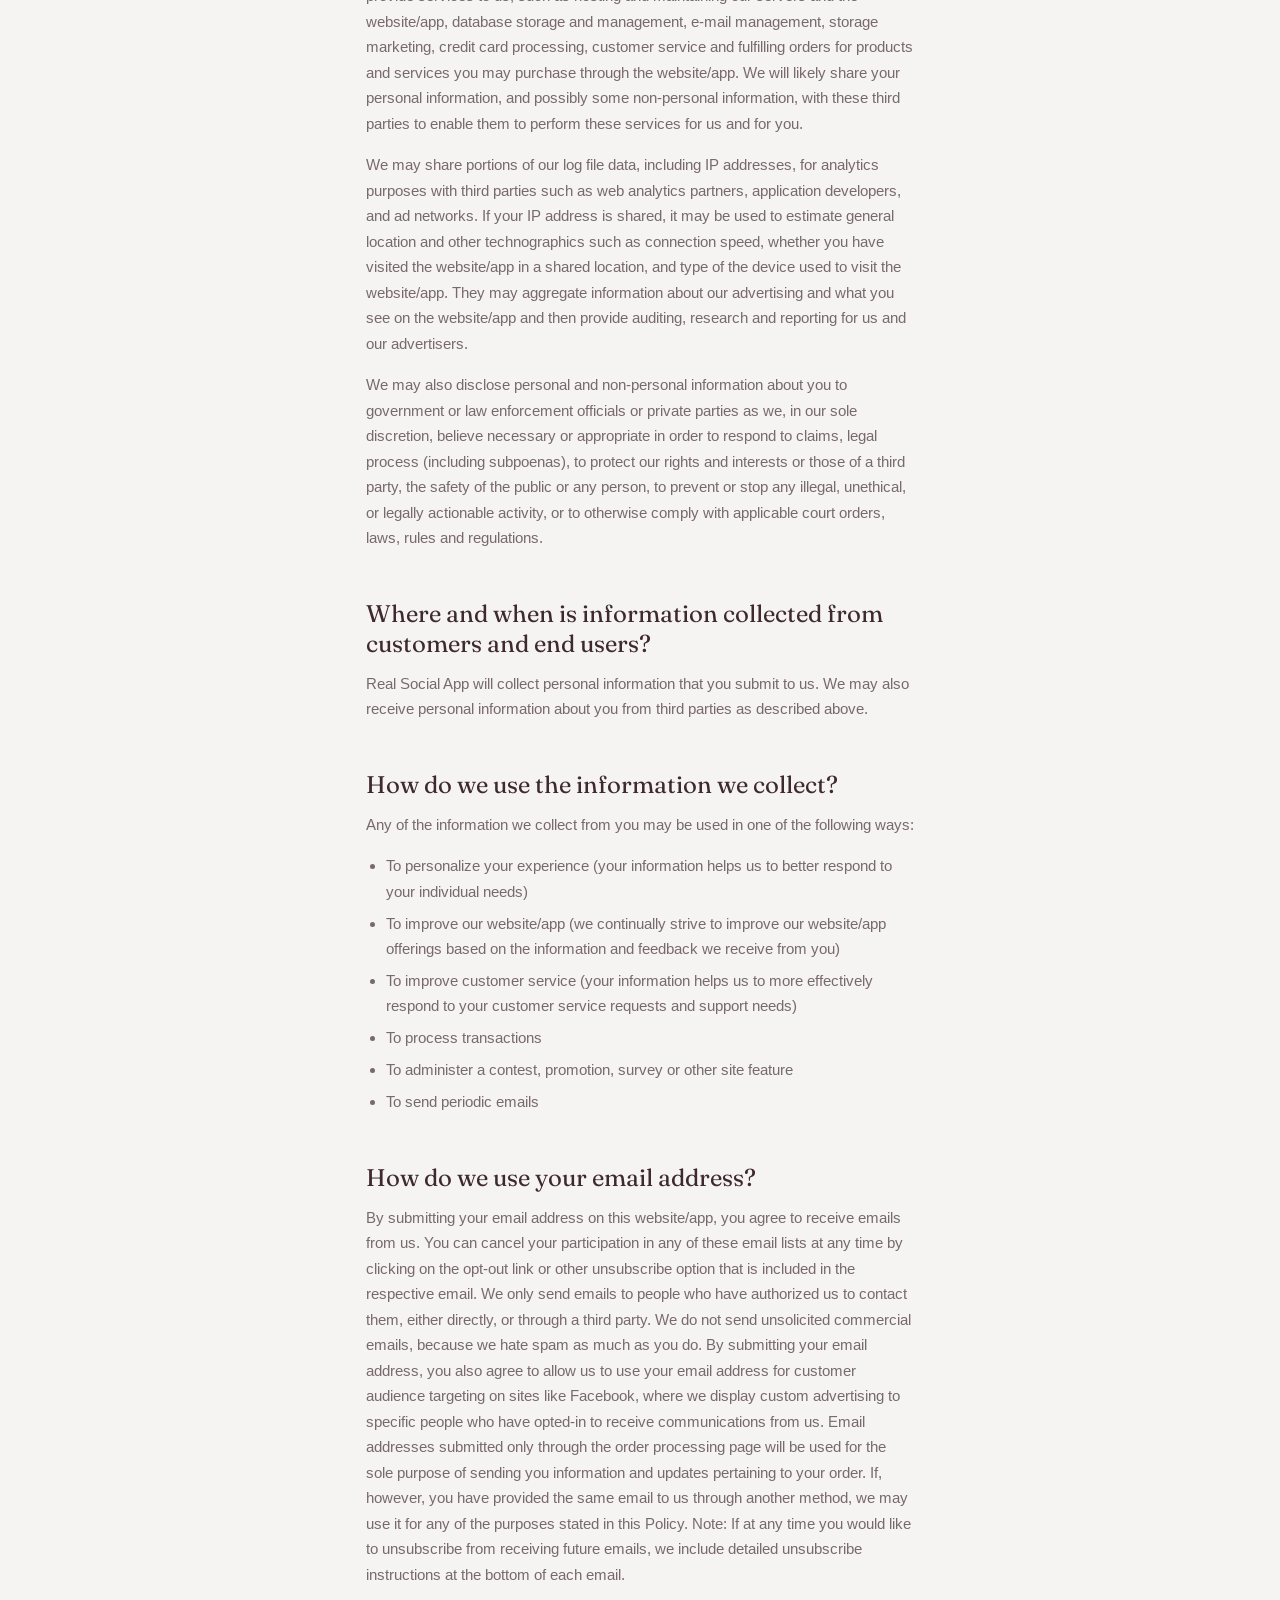
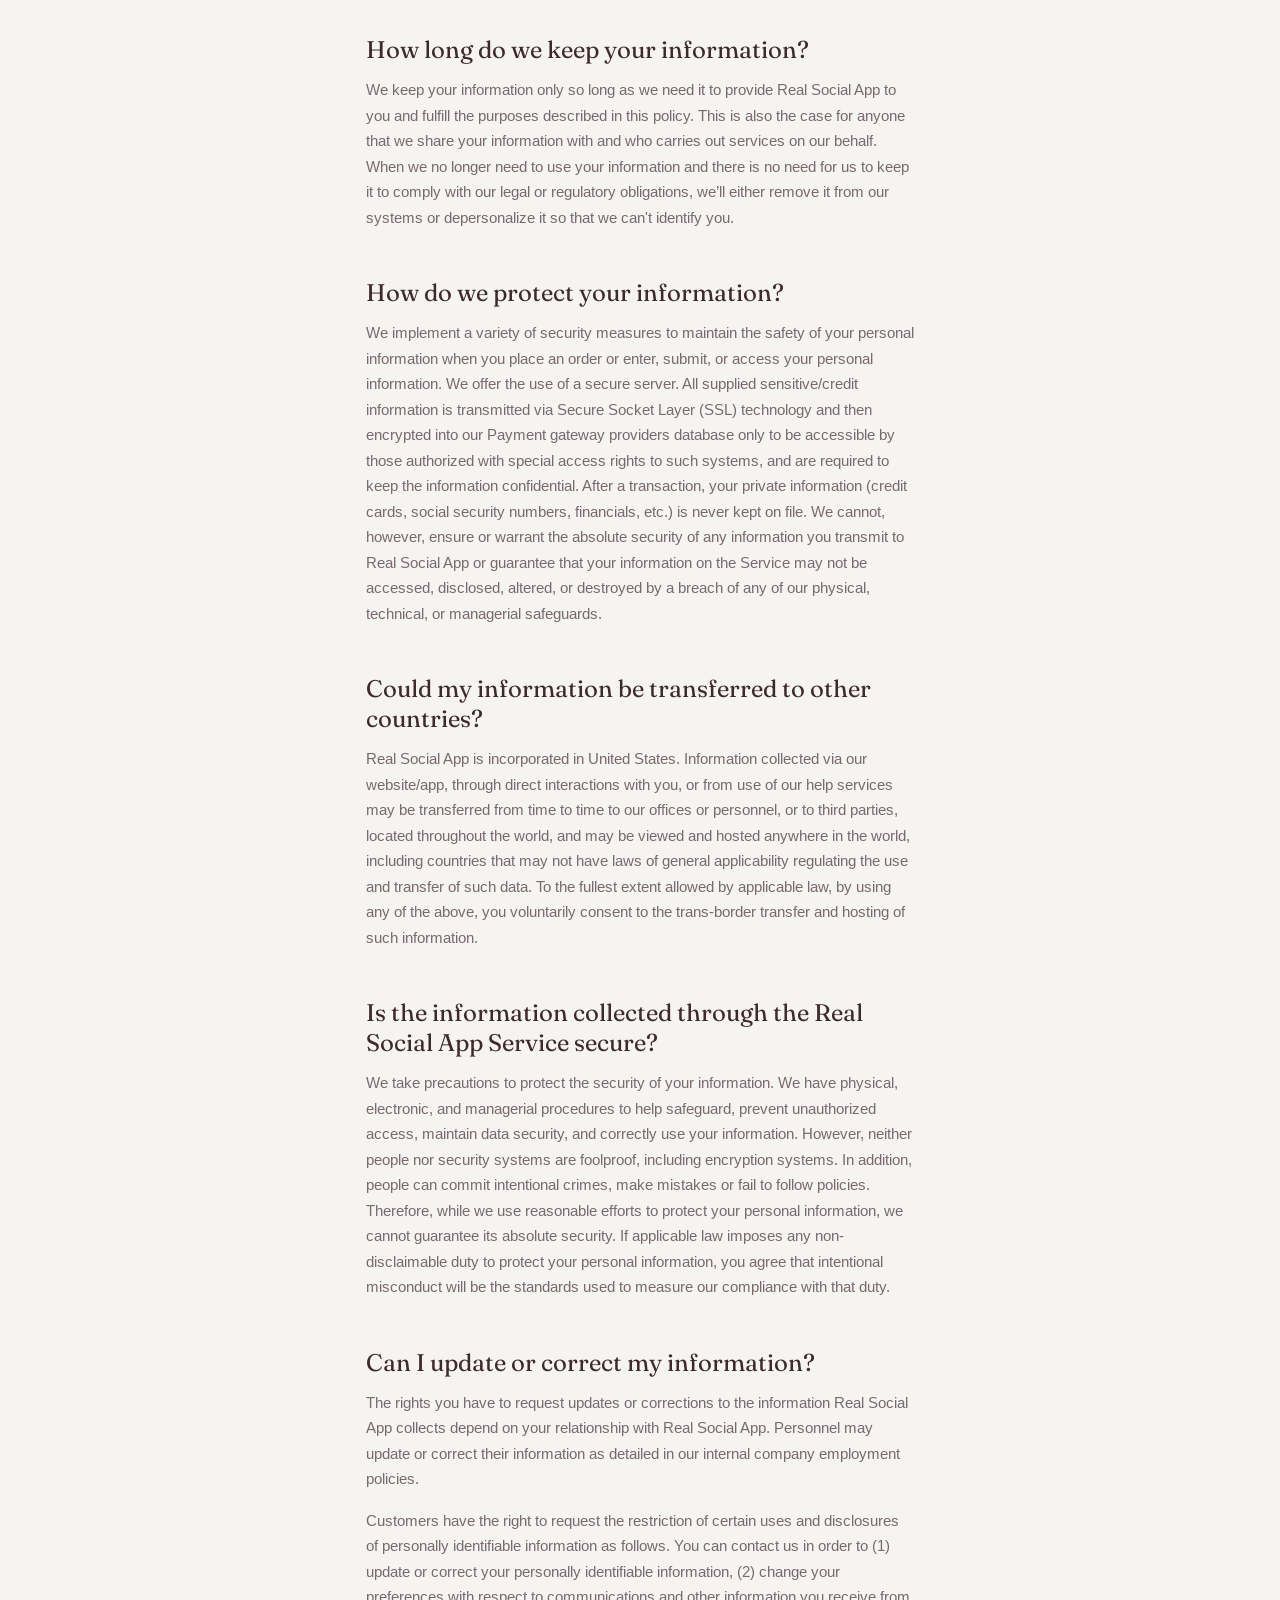
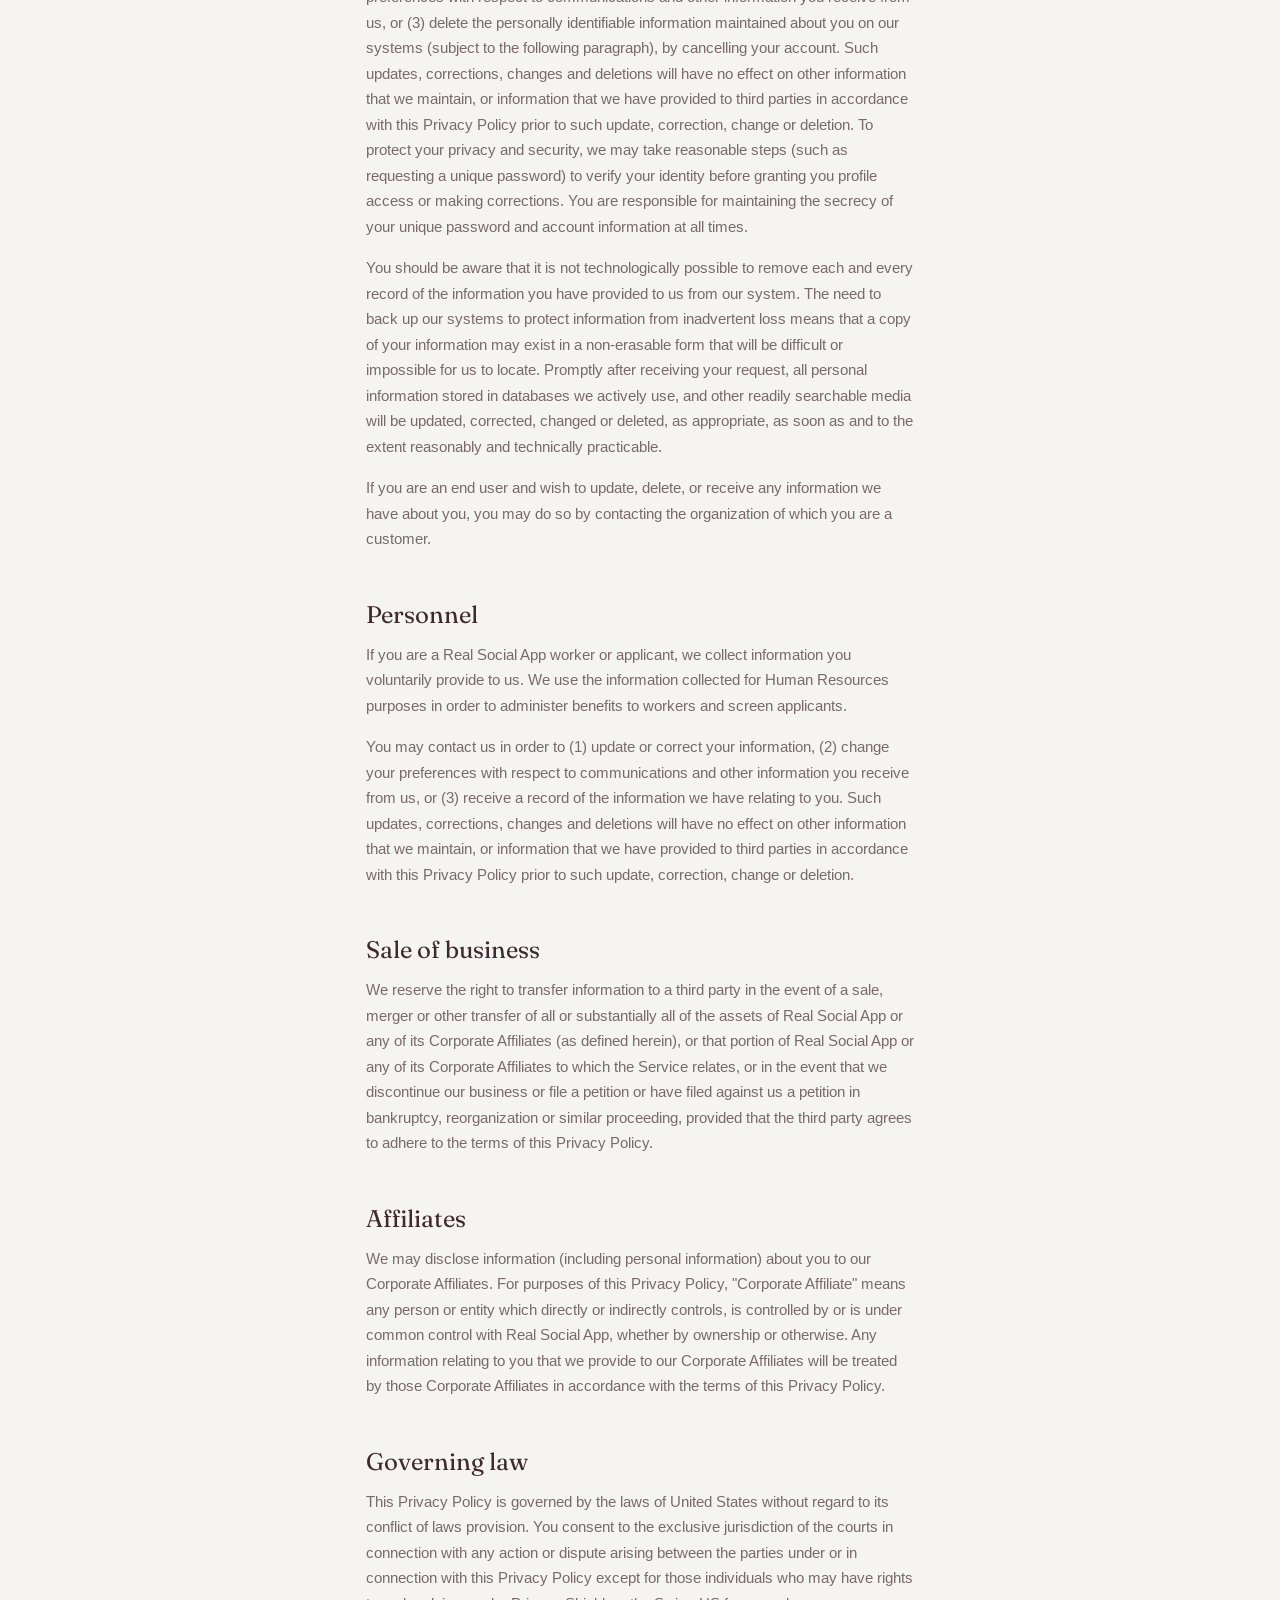
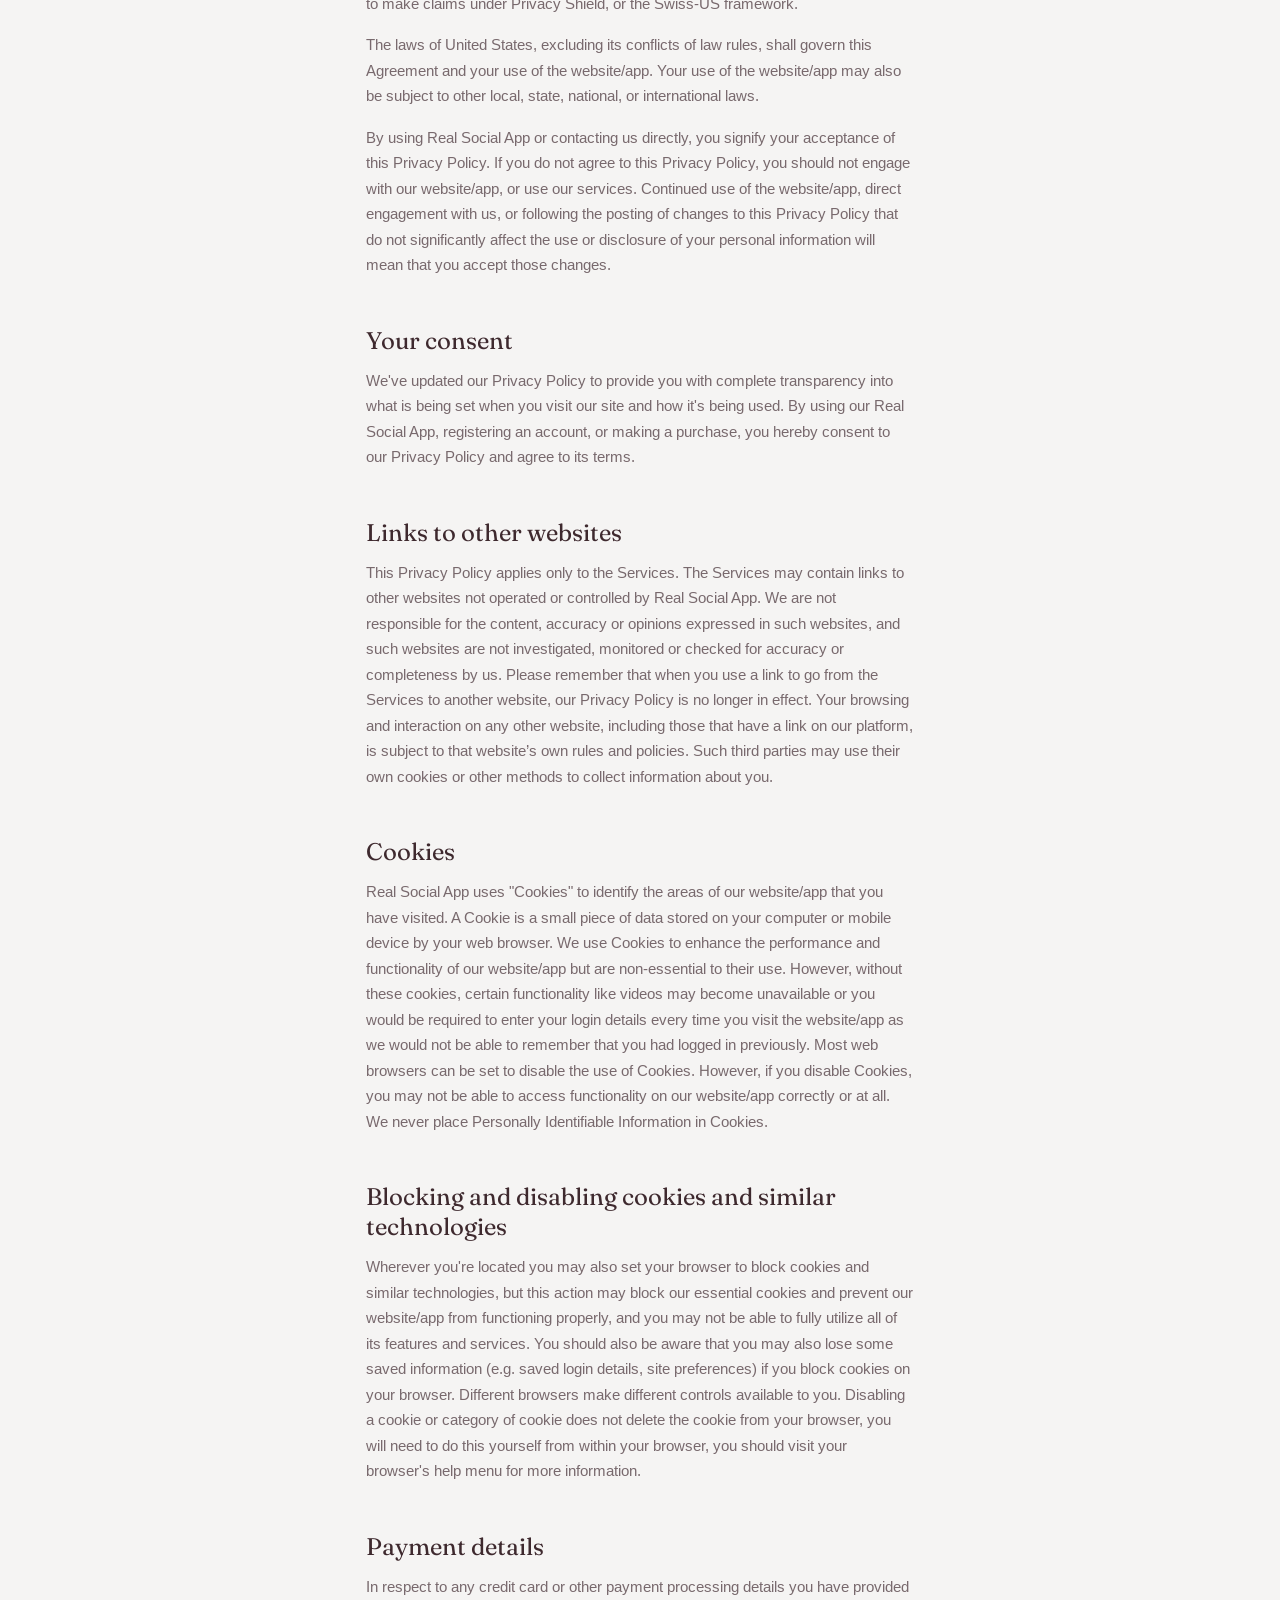
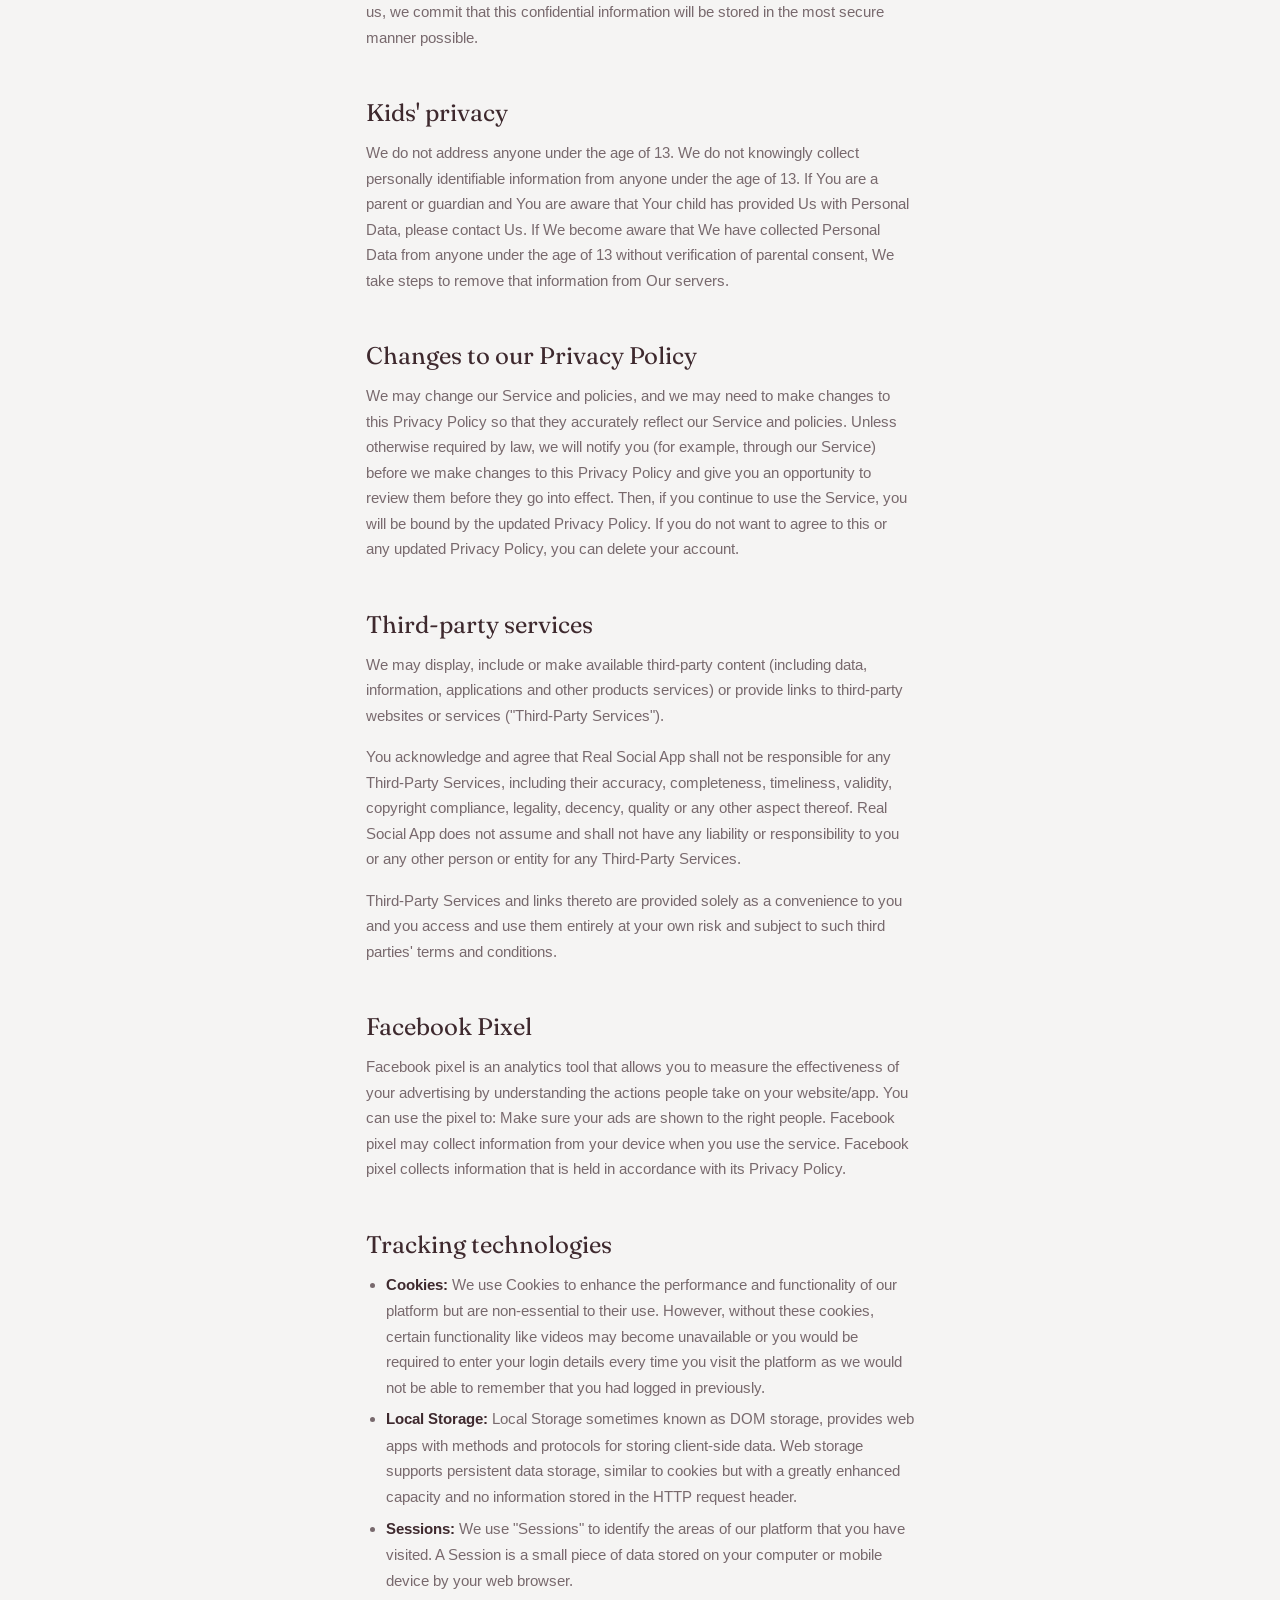
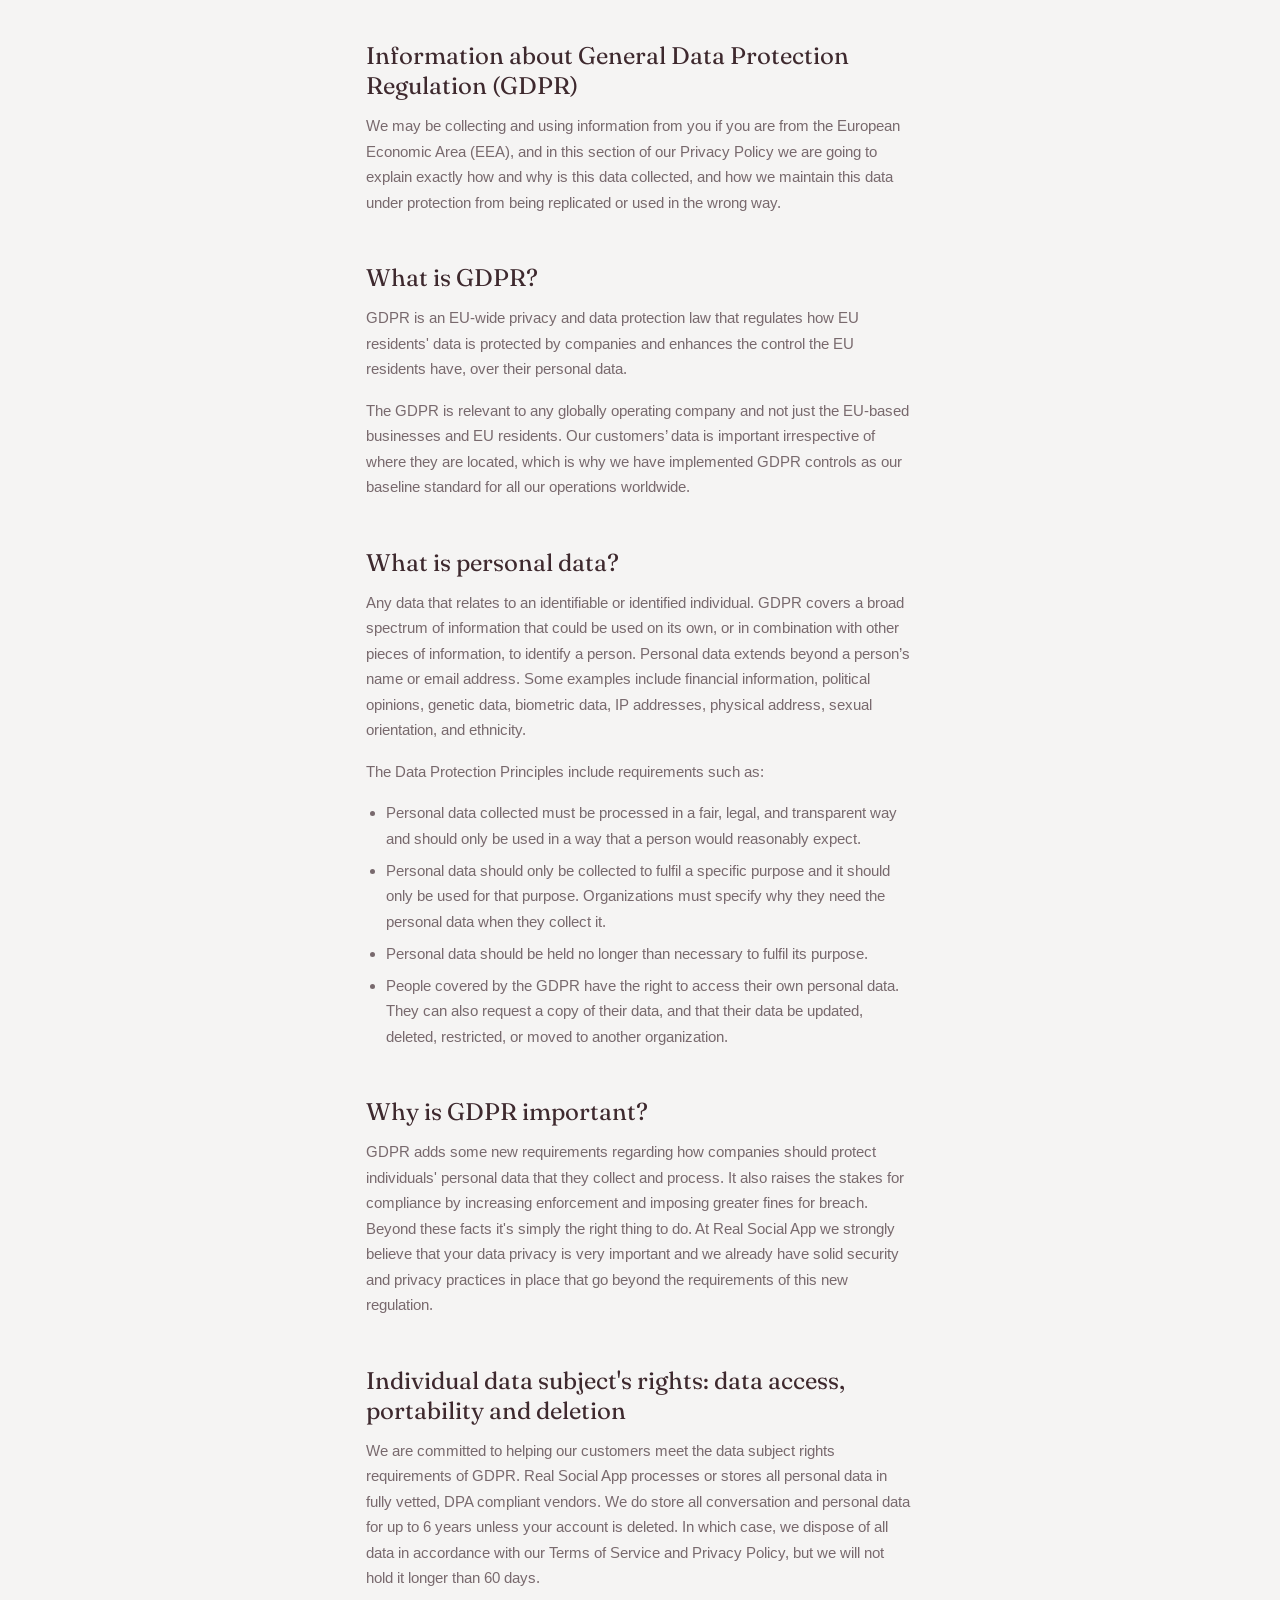
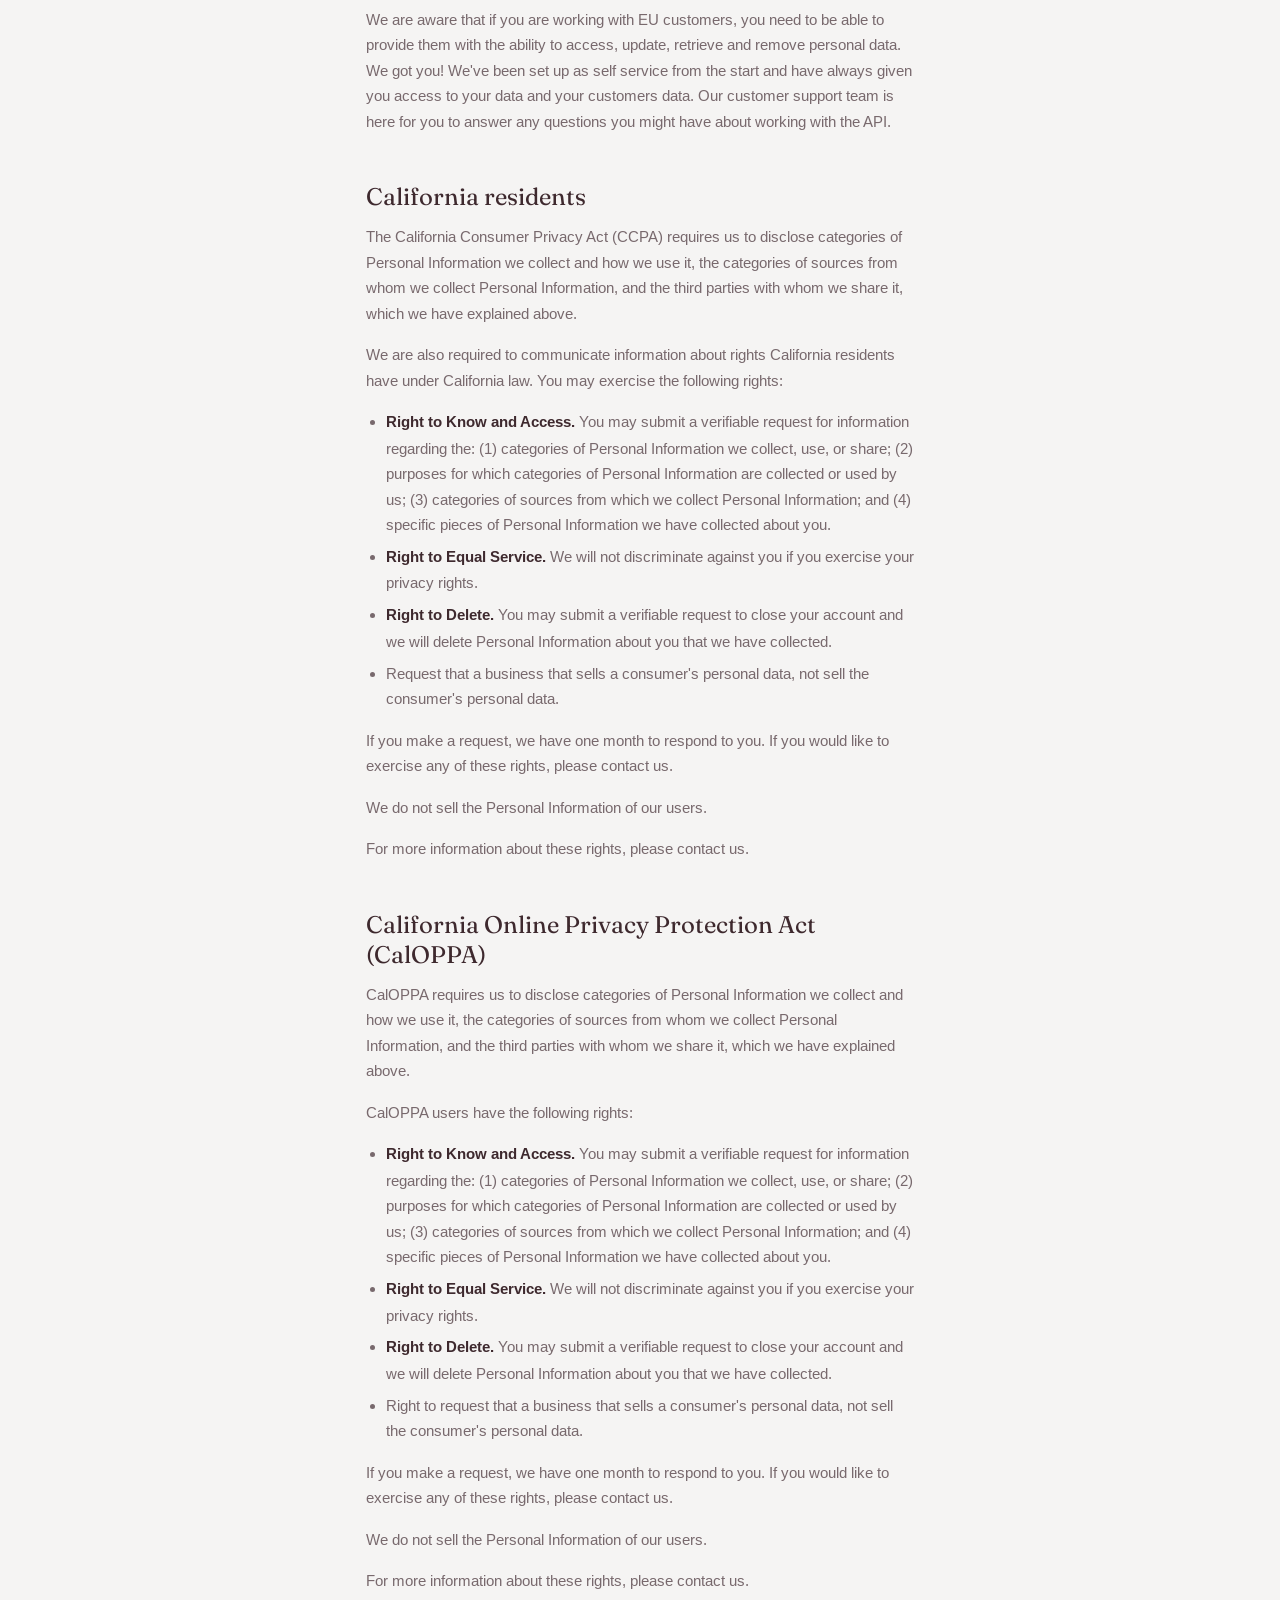
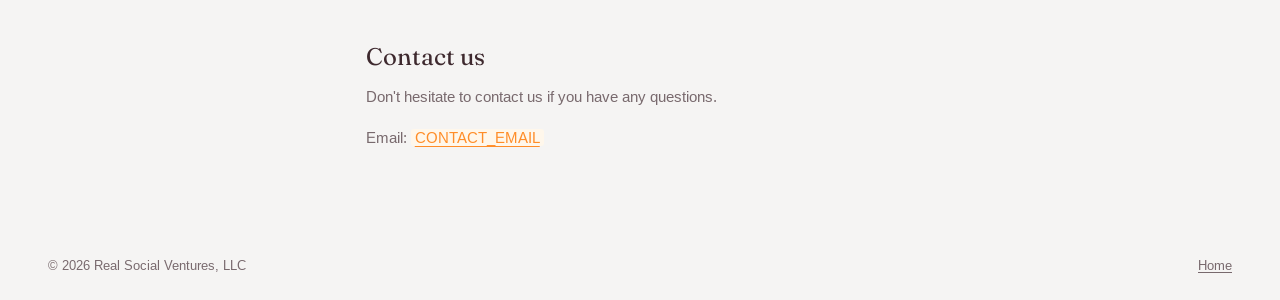
<file: privacy.html>
<!doctype html>
<html lang="en">
<head>
  <meta charset="utf-8">
  <meta name="viewport" content="width=device-width, initial-scale=1, viewport-fit=cover">
  <link rel="icon" href="/favicon.svg" type="image/svg+xml">
  <link rel="preconnect" href="https://fonts.googleapis.com">
  <link rel="preconnect" href="https://fonts.gstatic.com" crossorigin>
  <link href="https://fonts.googleapis.com/css2?family=Fraunces:ital,opsz,wght@0,9..144,300;0,9..144,400;1,9..144,300;1,9..144,400&family=Zalando+Sans+Expanded:wght@300;700&family=Arimo:wght@400;500;700&display=swap" rel="stylesheet">
  <link rel="stylesheet" href="/styles.css">

  <title>Privacy Policy — Real Social App</title>
  <meta name="description" content="How Real Social App collects, uses, and protects your personal information.">
  <link rel="canonical" href="https://realsocial.me/privacy">
</head>
<body>
  <header class="site-header"><a class="lockup" href="/" aria-label="RealSocial home"><svg width="23" height="26" viewBox="0 0 46 52" role="img" aria-label="RealSocial"><circle cx="23" cy="3.5" r="3.9" fill="#4961EA" style="animation-delay:0ms"/><circle cx="3.5" cy="15" r="3.9" fill="#475EEF" style="animation-delay:50ms"/><circle cx="23" cy="15" r="3.9" fill="#686EC7" style="animation-delay:70ms"/><circle cx="42.5" cy="15" r="3.9" fill="#94828F" style="animation-delay:90ms"/><circle cx="13" cy="20.5" r="3.9" fill="#606AD1" style="animation-delay:110ms"/><circle cx="33" cy="20.5" r="3.9" fill="#8E809C" style="animation-delay:130ms"/><circle cx="23" cy="26" r="3.9" fill="#867DA2" style="animation-delay:150ms"/><circle cx="13" cy="31.5" r="3.9" fill="#7E7AAA" style="animation-delay:170ms"/><circle cx="33" cy="31.5" r="3.9" fill="#AA8D77" style="animation-delay:190ms"/><circle cx="3.5" cy="37" r="3.9" fill="#7978B2" style="animation-delay:210ms"/><circle cx="23" cy="37" r="3.9" fill="#A98979" style="animation-delay:230ms"/><circle cx="42.5" cy="37" r="3.9" fill="#D79D47" style="animation-delay:250ms"/><circle cx="23" cy="48.5" r="3.9" fill="#C9955A" style="animation-delay:300ms"/></svg><span class="wordmark"><b>REAL</b>SOCIAL.</span></a></header>

  <main class="doc">
    <h1>Privacy Policy</h1>
    <p class="updated">Real Social App. Last updated September 17, 2026.</p>

    <p>Real Social App (“we,” “our,” or “us”) is committed to protecting your privacy. This Privacy Policy explains how your personal information is collected, used, and disclosed by Real Social App.</p>
    <p>This Privacy Policy applies to our website/app, and its associated subdomains (collectively, our “Service”) alongside our application, Real Social App. By accessing or using our Service, you signify that you have read, understood, and agree to our collection, storage, use, and disclosure of your personal information as described in this Privacy Policy and our Terms of Service. This Privacy Policy was created with <a href="https://termify.io" rel="noopener">Termify</a>.</p>

    <details class="toc">
      <summary>Contents</summary>
      <ul>
        <li><a href="#definitions">Definitions and key terms</a></li>
        <li><a href="#information-we-collect">What information do we collect?</a></li>
        <li><a href="#end-user-third-parties">When does Real Social App use end user information from third parties?</a></li>
        <li><a href="#customer-third-parties">When does Real Social App use customer information from third parties?</a></li>
        <li><a href="#sharing">Do we share the information we collect with third parties?</a></li>
        <li><a href="#where-collected">Where and when is information collected from customers and end users?</a></li>
        <li><a href="#how-we-use">How do we use the information we collect?</a></li>
        <li><a href="#email">How do we use your email address?</a></li>
        <li><a href="#retention">How long do we keep your information?</a></li>
        <li><a href="#protection">How do we protect your information?</a></li>
        <li><a href="#transfers">Could my information be transferred to other countries?</a></li>
        <li><a href="#security">Is the information collected through the Real Social App Service secure?</a></li>
        <li><a href="#update-correct">Can I update or correct my information?</a></li>
        <li><a href="#personnel">Personnel</a></li>
        <li><a href="#sale-of-business">Sale of business</a></li>
        <li><a href="#affiliates">Affiliates</a></li>
        <li><a href="#governing-law">Governing law</a></li>
        <li><a href="#consent">Your consent</a></li>
        <li><a href="#links">Links to other websites</a></li>
        <li><a href="#cookies">Cookies</a></li>
        <li><a href="#blocking-cookies">Blocking and disabling cookies and similar technologies</a></li>
        <li><a href="#payment-details">Payment details</a></li>
        <li><a href="#kids-privacy">Kids' privacy</a></li>
        <li><a href="#changes">Changes to our Privacy Policy</a></li>
        <li><a href="#third-party-services">Third-party services</a></li>
        <li><a href="#facebook-pixel">Facebook Pixel</a></li>
        <li><a href="#tracking">Tracking technologies</a></li>
        <li><a href="#gdpr">Information about General Data Protection Regulation (GDPR)</a></li>
        <li><a href="#what-is-gdpr">What is GDPR?</a></li>
        <li><a href="#personal-data">What is personal data?</a></li>
        <li><a href="#why-gdpr">Why is GDPR important?</a></li>
        <li><a href="#data-subject-rights">Individual data subject's rights: data access, portability and deletion</a></li>
        <li><a href="#california">California residents</a></li>
        <li><a href="#caloppa">California Online Privacy Protection Act (CalOPPA)</a></li>
        <li><a href="#contact">Contact us</a></li>
      </ul>
    </details>

    <section id="definitions">
      <h2>Definitions and key terms</h2>
      <p>To help explain things as clearly as possible in this Privacy Policy, every time any of these terms are referenced, are strictly defined as:</p>
<ul>
<li><strong>Cookie:</strong> small amount of data generated by a website and saved by your web browser. It is used to identify your browser, provide analytics, remember information about you such as your language preference or login information.</li>
<li><strong>Company:</strong> when this policy mentions “Company,” “we,” “us,” or “our,” it refers to Real Social Ventures, LLC, (10319 Pine Forest Rd, Houston, TX <span class="todo">770</span>), that is responsible for your information under this Privacy Policy.</li>
<li><strong>Country:</strong> where Real Social App or the owners/founders of Real Social App are based, in this case is United States.</li>
<li><strong>Customer:</strong> refers to the company, organization or person that signs up to use the Real Social App Service to manage the relationships with your consumers or service users.</li>
<li><strong>Device:</strong> any internet connected device such as a phone, tablet, computer or any other device that can be used to visit Real Social App and use the services.</li>
<li><strong>IP address:</strong> Every device connected to the Internet is assigned a number known as an Internet protocol (IP) address. These numbers are usually assigned in geographic blocks. An IP address can often be used to identify the location from which a device is connecting to the Internet.</li>
<li><strong>Personnel:</strong> refers to those individuals who are employed by Real Social App or are under contract to perform a service on behalf of one of the parties.</li>
<li><strong>Personal Data:</strong> any information that directly, indirectly, or in connection with other information — including a personal identification number — allows for the identification or identifiability of a natural person.</li>
<li><strong>Service:</strong> refers to the service provided by Real Social App as described in the relative terms (if available) and on this platform.</li>
<li><strong>Third-party service:</strong> refers to advertisers, contest sponsors, promotional and marketing partners, and others who provide our content or whose products or services we think may interest you.</li>
<li><strong>You:</strong> a person or entity that is registered with Real Social App to use the Services.</li>
</ul>
    </section>

    <section id="information-we-collect">
      <h2>What information do we collect?</h2>
      <p>We collect information from you when you visit our website/app, register on our site, place an order, subscribe to our newsletter, respond to a survey or fill out a form.</p>
<ul><li>Name / Username</li><li>Phone Numbers</li><li>Email Addresses</li><li>Mailing Addresses</li><li>Job Titles</li><li>Billing Addresses</li><li>Debit/credit card numbers</li><li>Password</li></ul>
<p>We also collect information from mobile devices for a better user experience, although these features are completely optional:</p>
<ul>
<li><strong>Camera (Pictures):</strong> Granting camera permission allows the user to upload any picture straight from the platform, you can safely deny camera permissions for this platform.</li>
<li><strong>Photo Gallery (Pictures):</strong> Granting photo gallery access allows the user to upload any picture from their photo gallery, you can safely deny photo gallery access for this platform.</li>
</ul>
    </section>

    <section id="end-user-third-parties">
      <h2>When does Real Social App use end user information from third parties?</h2>
      <p>Real Social App will collect End User Data necessary to provide the Real Social App services to our customers.</p>
<p>End users may voluntarily provide us with information they have made available on social media websites. If you provide us with any such information, we may collect publicly available information from the social media websites you have indicated. You can control how much of your information social media websites make public by visiting these websites and changing your privacy settings.</p>
    </section>

    <section id="customer-third-parties">
      <h2>When does Real Social App use customer information from third parties?</h2>
      <p>We receive some information from the third parties when you contact us. For example, when you submit your email address to us to show interest in becoming a Real Social App customer, we receive information from a third party that provides automated fraud detection services to Real Social App. We also occasionally collect information that is made publicly available on social media websites. You can control how much of your information social media websites make public by visiting these websites and changing your privacy settings.</p>
    </section>

    <section id="sharing">
      <h2>Do we share the information we collect with third parties?</h2>
      <p>We may share the information that we collect, both personal and non-personal, with third parties such as advertisers, contest sponsors, promotional and marketing partners, and others who provide our content or whose products or services we think may interest you. We may also share it with our current and future affiliated companies and business partners, and if we are involved in a merger, asset sale or other business reorganization, we may also share or transfer your personal and non-personal information to our successors-in-interest.</p>
<p>We may engage trusted third party service providers to perform functions and provide services to us, such as hosting and maintaining our servers and the website/app, database storage and management, e-mail management, storage marketing, credit card processing, customer service and fulfilling orders for products and services you may purchase through the website/app. We will likely share your personal information, and possibly some non-personal information, with these third parties to enable them to perform these services for us and for you.</p>
<p>We may share portions of our log file data, including IP addresses, for analytics purposes with third parties such as web analytics partners, application developers, and ad networks. If your IP address is shared, it may be used to estimate general location and other technographics such as connection speed, whether you have visited the website/app in a shared location, and type of the device used to visit the website/app. They may aggregate information about our advertising and what you see on the website/app and then provide auditing, research and reporting for us and our advertisers.</p>
<p>We may also disclose personal and non-personal information about you to government or law enforcement officials or private parties as we, in our sole discretion, believe necessary or appropriate in order to respond to claims, legal process (including subpoenas), to protect our rights and interests or those of a third party, the safety of the public or any person, to prevent or stop any illegal, unethical, or legally actionable activity, or to otherwise comply with applicable court orders, laws, rules and regulations.</p>
    </section>

    <section id="where-collected">
      <h2>Where and when is information collected from customers and end users?</h2>
      <p>Real Social App will collect personal information that you submit to us. We may also receive personal information about you from third parties as described above.</p>
    </section>

    <section id="how-we-use">
      <h2>How do we use the information we collect?</h2>
      <p>Any of the information we collect from you may be used in one of the following ways:</p>
<ul>
<li>To personalize your experience (your information helps us to better respond to your individual needs)</li>
<li>To improve our website/app (we continually strive to improve our website/app offerings based on the information and feedback we receive from you)</li>
<li>To improve customer service (your information helps us to more effectively respond to your customer service requests and support needs)</li>
<li>To process transactions</li>
<li>To administer a contest, promotion, survey or other site feature</li>
<li>To send periodic emails</li>
</ul>
    </section>

    <section id="email">
      <h2>How do we use your email address?</h2>
      <p>By submitting your email address on this website/app, you agree to receive emails from us. You can cancel your participation in any of these email lists at any time by clicking on the opt-out link or other unsubscribe option that is included in the respective email. We only send emails to people who have authorized us to contact them, either directly, or through a third party. We do not send unsolicited commercial emails, because we hate spam as much as you do. By submitting your email address, you also agree to allow us to use your email address for customer audience targeting on sites like Facebook, where we display custom advertising to specific people who have opted-in to receive communications from us. Email addresses submitted only through the order processing page will be used for the sole purpose of sending you information and updates pertaining to your order. If, however, you have provided the same email to us through another method, we may use it for any of the purposes stated in this Policy. Note: If at any time you would like to unsubscribe from receiving future emails, we include detailed unsubscribe instructions at the bottom of each email.</p>
    </section>

    <section id="retention">
      <h2>How long do we keep your information?</h2>
      <p>We keep your information only so long as we need it to provide Real Social App to you and fulfill the purposes described in this policy. This is also the case for anyone that we share your information with and who carries out services on our behalf. When we no longer need to use your information and there is no need for us to keep it to comply with our legal or regulatory obligations, we’ll either remove it from our systems or depersonalize it so that we can't identify you.</p>
    </section>

    <section id="protection">
      <h2>How do we protect your information?</h2>
      <p>We implement a variety of security measures to maintain the safety of your personal information when you place an order or enter, submit, or access your personal information. We offer the use of a secure server. All supplied sensitive/credit information is transmitted via Secure Socket Layer (SSL) technology and then encrypted into our Payment gateway providers database only to be accessible by those authorized with special access rights to such systems, and are required to keep the information confidential. After a transaction, your private information (credit cards, social security numbers, financials, etc.) is never kept on file. We cannot, however, ensure or warrant the absolute security of any information you transmit to Real Social App or guarantee that your information on the Service may not be accessed, disclosed, altered, or destroyed by a breach of any of our physical, technical, or managerial safeguards.</p>
    </section>

    <section id="transfers">
      <h2>Could my information be transferred to other countries?</h2>
      <p>Real Social App is incorporated in United States. Information collected via our website/app, through direct interactions with you, or from use of our help services may be transferred from time to time to our offices or personnel, or to third parties, located throughout the world, and may be viewed and hosted anywhere in the world, including countries that may not have laws of general applicability regulating the use and transfer of such data. To the fullest extent allowed by applicable law, by using any of the above, you voluntarily consent to the trans-border transfer and hosting of such information.</p>
    </section>

    <section id="security">
      <h2>Is the information collected through the Real Social App Service secure?</h2>
      <p>We take precautions to protect the security of your information. We have physical, electronic, and managerial procedures to help safeguard, prevent unauthorized access, maintain data security, and correctly use your information. However, neither people nor security systems are foolproof, including encryption systems. In addition, people can commit intentional crimes, make mistakes or fail to follow policies. Therefore, while we use reasonable efforts to protect your personal information, we cannot guarantee its absolute security. If applicable law imposes any non-disclaimable duty to protect your personal information, you agree that intentional misconduct will be the standards used to measure our compliance with that duty.</p>
    </section>

    <section id="update-correct">
      <h2>Can I update or correct my information?</h2>
      <p>The rights you have to request updates or corrections to the information Real Social App collects depend on your relationship with Real Social App. Personnel may update or correct their information as detailed in our internal company employment policies.</p>
<p>Customers have the right to request the restriction of certain uses and disclosures of personally identifiable information as follows. You can contact us in order to (1) update or correct your personally identifiable information, (2) change your preferences with respect to communications and other information you receive from us, or (3) delete the personally identifiable information maintained about you on our systems (subject to the following paragraph), by cancelling your account. Such updates, corrections, changes and deletions will have no effect on other information that we maintain, or information that we have provided to third parties in accordance with this Privacy Policy prior to such update, correction, change or deletion. To protect your privacy and security, we may take reasonable steps (such as requesting a unique password) to verify your identity before granting you profile access or making corrections. You are responsible for maintaining the secrecy of your unique password and account information at all times.</p>
<p>You should be aware that it is not technologically possible to remove each and every record of the information you have provided to us from our system. The need to back up our systems to protect information from inadvertent loss means that a copy of your information may exist in a non-erasable form that will be difficult or impossible for us to locate. Promptly after receiving your request, all personal information stored in databases we actively use, and other readily searchable media will be updated, corrected, changed or deleted, as appropriate, as soon as and to the extent reasonably and technically practicable.</p>
<p>If you are an end user and wish to update, delete, or receive any information we have about you, you may do so by contacting the organization of which you are a customer.</p>
    </section>

    <section id="personnel">
      <h2>Personnel</h2>
      <p>If you are a Real Social App worker or applicant, we collect information you voluntarily provide to us. We use the information collected for Human Resources purposes in order to administer benefits to workers and screen applicants.</p>
<p>You may contact us in order to (1) update or correct your information, (2) change your preferences with respect to communications and other information you receive from us, or (3) receive a record of the information we have relating to you. Such updates, corrections, changes and deletions will have no effect on other information that we maintain, or information that we have provided to third parties in accordance with this Privacy Policy prior to such update, correction, change or deletion.</p>
    </section>

    <section id="sale-of-business">
      <h2>Sale of business</h2>
      <p>We reserve the right to transfer information to a third party in the event of a sale, merger or other transfer of all or substantially all of the assets of Real Social App or any of its Corporate Affiliates (as defined herein), or that portion of Real Social App or any of its Corporate Affiliates to which the Service relates, or in the event that we discontinue our business or file a petition or have filed against us a petition in bankruptcy, reorganization or similar proceeding, provided that the third party agrees to adhere to the terms of this Privacy Policy.</p>
    </section>

    <section id="affiliates">
      <h2>Affiliates</h2>
      <p>We may disclose information (including personal information) about you to our Corporate Affiliates. For purposes of this Privacy Policy, "Corporate Affiliate" means any person or entity which directly or indirectly controls, is controlled by or is under common control with Real Social App, whether by ownership or otherwise. Any information relating to you that we provide to our Corporate Affiliates will be treated by those Corporate Affiliates in accordance with the terms of this Privacy Policy.</p>
    </section>

    <section id="governing-law">
      <h2>Governing law</h2>
      <p>This Privacy Policy is governed by the laws of United States without regard to its conflict of laws provision. You consent to the exclusive jurisdiction of the courts in connection with any action or dispute arising between the parties under or in connection with this Privacy Policy except for those individuals who may have rights to make claims under Privacy Shield, or the Swiss-US framework.</p>
<p>The laws of United States, excluding its conflicts of law rules, shall govern this Agreement and your use of the website/app. Your use of the website/app may also be subject to other local, state, national, or international laws.</p>
<p>By using Real Social App or contacting us directly, you signify your acceptance of this Privacy Policy. If you do not agree to this Privacy Policy, you should not engage with our website/app, or use our services. Continued use of the website/app, direct engagement with us, or following the posting of changes to this Privacy Policy that do not significantly affect the use or disclosure of your personal information will mean that you accept those changes.</p>
    </section>

    <section id="consent">
      <h2>Your consent</h2>
      <p>We've updated our Privacy Policy to provide you with complete transparency into what is being set when you visit our site and how it's being used. By using our Real Social App, registering an account, or making a purchase, you hereby consent to our Privacy Policy and agree to its terms.</p>
    </section>

    <section id="links">
      <h2>Links to other websites</h2>
      <p>This Privacy Policy applies only to the Services. The Services may contain links to other websites not operated or controlled by Real Social App. We are not responsible for the content, accuracy or opinions expressed in such websites, and such websites are not investigated, monitored or checked for accuracy or completeness by us. Please remember that when you use a link to go from the Services to another website, our Privacy Policy is no longer in effect. Your browsing and interaction on any other website, including those that have a link on our platform, is subject to that website’s own rules and policies. Such third parties may use their own cookies or other methods to collect information about you.</p>
    </section>

    <section id="cookies">
      <h2>Cookies</h2>
      <p>Real Social App uses "Cookies" to identify the areas of our website/app that you have visited. A Cookie is a small piece of data stored on your computer or mobile device by your web browser. We use Cookies to enhance the performance and functionality of our website/app but are non-essential to their use. However, without these cookies, certain functionality like videos may become unavailable or you would be required to enter your login details every time you visit the website/app as we would not be able to remember that you had logged in previously. Most web browsers can be set to disable the use of Cookies. However, if you disable Cookies, you may not be able to access functionality on our website/app correctly or at all. We never place Personally Identifiable Information in Cookies.</p>
    </section>

    <section id="blocking-cookies">
      <h2>Blocking and disabling cookies and similar technologies</h2>
      <p>Wherever you're located you may also set your browser to block cookies and similar technologies, but this action may block our essential cookies and prevent our website/app from functioning properly, and you may not be able to fully utilize all of its features and services. You should also be aware that you may also lose some saved information (e.g. saved login details, site preferences) if you block cookies on your browser. Different browsers make different controls available to you. Disabling a cookie or category of cookie does not delete the cookie from your browser, you will need to do this yourself from within your browser, you should visit your browser's help menu for more information.</p>
    </section>

    <section id="payment-details">
      <h2>Payment details</h2>
      <p>In respect to any credit card or other payment processing details you have provided us, we commit that this confidential information will be stored in the most secure manner possible.</p>
    </section>

    <section id="kids-privacy">
      <h2>Kids' privacy</h2>
      <p>We do not address anyone under the age of 13. We do not knowingly collect personally identifiable information from anyone under the age of 13. If You are a parent or guardian and You are aware that Your child has provided Us with Personal Data, please contact Us. If We become aware that We have collected Personal Data from anyone under the age of 13 without verification of parental consent, We take steps to remove that information from Our servers.</p>
    </section>

    <section id="changes">
      <h2>Changes to our Privacy Policy</h2>
      <p>We may change our Service and policies, and we may need to make changes to this Privacy Policy so that they accurately reflect our Service and policies. Unless otherwise required by law, we will notify you (for example, through our Service) before we make changes to this Privacy Policy and give you an opportunity to review them before they go into effect. Then, if you continue to use the Service, you will be bound by the updated Privacy Policy. If you do not want to agree to this or any updated Privacy Policy, you can delete your account.</p>
    </section>

    <section id="third-party-services">
      <h2>Third-party services</h2>
      <p>We may display, include or make available third-party content (including data, information, applications and other products services) or provide links to third-party websites or services ("Third-Party Services").</p>
<p>You acknowledge and agree that Real Social App shall not be responsible for any Third-Party Services, including their accuracy, completeness, timeliness, validity, copyright compliance, legality, decency, quality or any other aspect thereof. Real Social App does not assume and shall not have any liability or responsibility to you or any other person or entity for any Third-Party Services.</p>
<p>Third-Party Services and links thereto are provided solely as a convenience to you and you access and use them entirely at your own risk and subject to such third parties' terms and conditions.</p>
    </section>

    <section id="facebook-pixel">
      <h2>Facebook Pixel</h2>
      <p>Facebook pixel is an analytics tool that allows you to measure the effectiveness of your advertising by understanding the actions people take on your website/app. You can use the pixel to: Make sure your ads are shown to the right people. Facebook pixel may collect information from your device when you use the service. Facebook pixel collects information that is held in accordance with its Privacy Policy.</p>
    </section>

    <section id="tracking">
      <h2>Tracking technologies</h2>
      <ul>
<li><strong>Cookies:</strong> We use Cookies to enhance the performance and functionality of our platform but are non-essential to their use. However, without these cookies, certain functionality like videos may become unavailable or you would be required to enter your login details every time you visit the platform as we would not be able to remember that you had logged in previously.</li>
<li><strong>Local Storage:</strong> Local Storage sometimes known as DOM storage, provides web apps with methods and protocols for storing client-side data. Web storage supports persistent data storage, similar to cookies but with a greatly enhanced capacity and no information stored in the HTTP request header.</li>
<li><strong>Sessions:</strong> We use "Sessions" to identify the areas of our platform that you have visited. A Session is a small piece of data stored on your computer or mobile device by your web browser.</li>
</ul>
    </section>

    <section id="gdpr">
      <h2>Information about General Data Protection Regulation (GDPR)</h2>
      <p>We may be collecting and using information from you if you are from the European Economic Area (EEA), and in this section of our Privacy Policy we are going to explain exactly how and why is this data collected, and how we maintain this data under protection from being replicated or used in the wrong way.</p>
    </section>

    <section id="what-is-gdpr">
      <h2>What is GDPR?</h2>
      <p>GDPR is an EU-wide privacy and data protection law that regulates how EU residents' data is protected by companies and enhances the control the EU residents have, over their personal data.</p>
<p>The GDPR is relevant to any globally operating company and not just the EU-based businesses and EU residents. Our customers’ data is important irrespective of where they are located, which is why we have implemented GDPR controls as our baseline standard for all our operations worldwide.</p>
    </section>

    <section id="personal-data">
      <h2>What is personal data?</h2>
      <p>Any data that relates to an identifiable or identified individual. GDPR covers a broad spectrum of information that could be used on its own, or in combination with other pieces of information, to identify a person. Personal data extends beyond a person’s name or email address. Some examples include financial information, political opinions, genetic data, biometric data, IP addresses, physical address, sexual orientation, and ethnicity.</p>
<p>The Data Protection Principles include requirements such as:</p>
<ul>
<li>Personal data collected must be processed in a fair, legal, and transparent way and should only be used in a way that a person would reasonably expect.</li>
<li>Personal data should only be collected to fulfil a specific purpose and it should only be used for that purpose. Organizations must specify why they need the personal data when they collect it.</li>
<li>Personal data should be held no longer than necessary to fulfil its purpose.</li>
<li>People covered by the GDPR have the right to access their own personal data. They can also request a copy of their data, and that their data be updated, deleted, restricted, or moved to another organization.</li>
</ul>
    </section>

    <section id="why-gdpr">
      <h2>Why is GDPR important?</h2>
      <p>GDPR adds some new requirements regarding how companies should protect individuals' personal data that they collect and process. It also raises the stakes for compliance by increasing enforcement and imposing greater fines for breach. Beyond these facts it's simply the right thing to do. At Real Social App we strongly believe that your data privacy is very important and we already have solid security and privacy practices in place that go beyond the requirements of this new regulation.</p>
    </section>

    <section id="data-subject-rights">
      <h2>Individual data subject's rights: data access, portability and deletion</h2>
      <p>We are committed to helping our customers meet the data subject rights requirements of GDPR. Real Social App processes or stores all personal data in fully vetted, DPA compliant vendors. We do store all conversation and personal data for up to 6 years unless your account is deleted. In which case, we dispose of all data in accordance with our Terms of Service and Privacy Policy, but we will not hold it longer than 60 days.</p>
<p>We are aware that if you are working with EU customers, you need to be able to provide them with the ability to access, update, retrieve and remove personal data. We got you! We've been set up as self service from the start and have always given you access to your data and your customers data. Our customer support team is here for you to answer any questions you might have about working with the API.</p>
    </section>

    <section id="california">
      <h2>California residents</h2>
      <p>The California Consumer Privacy Act (CCPA) requires us to disclose categories of Personal Information we collect and how we use it, the categories of sources from whom we collect Personal Information, and the third parties with whom we share it, which we have explained above.</p>
<p>We are also required to communicate information about rights California residents have under California law. You may exercise the following rights:</p>
<ul>
<li><strong>Right to Know and Access.</strong> You may submit a verifiable request for information regarding the: (1) categories of Personal Information we collect, use, or share; (2) purposes for which categories of Personal Information are collected or used by us; (3) categories of sources from which we collect Personal Information; and (4) specific pieces of Personal Information we have collected about you.</li>
<li><strong>Right to Equal Service.</strong> We will not discriminate against you if you exercise your privacy rights.</li>
<li><strong>Right to Delete.</strong> You may submit a verifiable request to close your account and we will delete Personal Information about you that we have collected.</li>
<li>Request that a business that sells a consumer's personal data, not sell the consumer's personal data.</li>
</ul>
<p>If you make a request, we have one month to respond to you. If you would like to exercise any of these rights, please contact us.</p>
<p>We do not sell the Personal Information of our users.</p>
<p>For more information about these rights, please contact us.</p>
    </section>

    <section id="caloppa">
      <h2>California Online Privacy Protection Act (CalOPPA)</h2>
      <p>CalOPPA requires us to disclose categories of Personal Information we collect and how we use it, the categories of sources from whom we collect Personal Information, and the third parties with whom we share it, which we have explained above.</p>
<p>CalOPPA users have the following rights:</p>
<ul>
<li><strong>Right to Know and Access.</strong> You may submit a verifiable request for information regarding the: (1) categories of Personal Information we collect, use, or share; (2) purposes for which categories of Personal Information are collected or used by us; (3) categories of sources from which we collect Personal Information; and (4) specific pieces of Personal Information we have collected about you.</li>
<li><strong>Right to Equal Service.</strong> We will not discriminate against you if you exercise your privacy rights.</li>
<li><strong>Right to Delete.</strong> You may submit a verifiable request to close your account and we will delete Personal Information about you that we have collected.</li>
<li>Right to request that a business that sells a consumer's personal data, not sell the consumer's personal data.</li>
</ul>
<p>If you make a request, we have one month to respond to you. If you would like to exercise any of these rights, please contact us.</p>
<p>We do not sell the Personal Information of our users.</p>
<p>For more information about these rights, please contact us.</p>
    </section>

    <section id="contact">
      <h2>Contact us</h2>
      <p>Don't hesitate to contact us if you have any questions.</p>
<p>Email: <a class="todo" href="mailto:CONTACT_EMAIL">CONTACT_EMAIL</a></p>
    </section>
  </main>

  <footer class="site-footer">
    <span>&copy; 2026 Real Social Ventures, LLC</span>
    <a href="/">Home</a>
  </footer>
</body>
</html>
</file>
<file: styles.css>
/* RealSocial brand theme — light-only by decision (see brand sheet).
   Values read from the app's tokens: maroon band, terracotta accent,
   warm off-white canvas, Fraunces / Arimo. The wordmark now ships as
   part of the logo image, so its display face is no longer loaded. */
:root {
  /* brand core */
  --maroon: #662126;
  --band: #3E292E;
  --terracotta: #C76855;
  --blush: #F8DAD9;

  /* surfaces */
  --paper: #F5F4F3;
  --surface: #FFFFFF;
  --warm: #FAF9F8;
  --rule: #E4E4E4;
  --card-border: #DDDDDD;

  /* text */
  --ink: #3E292E;
  --muted: #78696D;
  --on-maroon: #E3E3E3;
  --on-maroon-body: #D8D4D5;

  --display: "Fraunces", "Iowan Old Style", Georgia, "Times New Roman", serif;
  --text: "Arimo", "Helvetica Neue", Arial, sans-serif;

  --shadow-card: 0 4px 8px 2px rgba(137, 137, 137, 0.07);
  color-scheme: light;
}

*, *::before, *::after { box-sizing: border-box; }
html { -webkit-text-size-adjust: 100%; scroll-padding-top: 1.5rem; }
body {
  margin: 0;
  background: var(--paper);
  color: var(--ink);
  font-family: var(--text);
  font-size: 1rem;
  line-height: 1.65;
  -webkit-font-smoothing: antialiased;
}
a { color: var(--maroon); text-underline-offset: 0.18em; text-decoration-thickness: 1px; }
a:hover { text-decoration-thickness: 2px; }
:focus-visible { outline: 2px solid var(--terracotta); outline-offset: 3px; border-radius: 2px; }

/* ---------- Lockup: the RealSocial logo image ---------- */
.lockup {
  display: inline-flex;
  align-items: center;
  gap: 10px;
  text-decoration: none;
  color: var(--blush);
}
/* The lockup is a single image (mark + wordmark). Height drives it; width
   follows the 824x199 intrinsic ratio so the box is reserved before load. */
.lockup .logo {
  display: block;
  width: auto;
  height: 30px;
}

/* ---------- Footer (shared) ---------- */
.site-footer {
  display: flex;
  flex-wrap: wrap;
  justify-content: space-between;
  gap: 0.5rem 1.5rem;
  padding: 1.5rem clamp(1.25rem, 5vw, 3rem) calc(1.5rem + env(safe-area-inset-bottom, 0px));
  font-size: 0.8125rem;
  color: var(--muted);
}
/* Copyright left, menu right; the menu wraps as a unit on narrow screens. */
.footer-links {
  display: flex;
  flex-wrap: wrap;
  gap: 0.5rem 1.5rem;
}
.site-footer a { color: inherit; }
.site-footer a:hover { color: var(--ink); }

/* ---------- Landing / 404: the maroon band ---------- */
.park {
  min-height: 100vh;
  min-height: 100dvh;
  display: grid;
  grid-template-columns: minmax(0, 1fr); /* stop wide children (inputs) from stretching the page past the viewport */
  grid-template-rows: auto 1fr auto;
  background: var(--maroon);
}
.park .site-header {
  padding: calc(2rem + env(safe-area-inset-top, 0px)) clamp(1.25rem, 5vw, 3rem) 0;
  border: 0;
}
.park .site-header .lockup .logo { height: clamp(28px, 7vw, 34px); }
.park main {
  display: flex;
  flex-direction: column;
  justify-content: center;
  padding: 3rem clamp(1.25rem, 5vw, 3rem);
}
.park h1 {
  margin: 0;
  max-width: 14ch;
  font-family: var(--display);
  font-weight: 300;
  font-size: clamp(2.75rem, 10vw, 5.5rem);
  line-height: 1;
  letter-spacing: -0.005em;
  color: var(--on-maroon);
  text-wrap: balance;
}
.park h1 em { font-style: italic; display: block; }
.park .tagline {
  margin: 1.5rem 0 0;
  max-width: 38ch;
  font-size: 0.9375rem;
  line-height: 1.5;
  color: var(--on-maroon-body);
}
.park .tagline a { color: var(--blush); }
.park .site-footer { color: rgba(216, 212, 213, 0.75); }
.park .site-footer a:hover { color: var(--blush); }

@media (prefers-reduced-motion: no-preference) {
  .park h1 { animation: settle 900ms cubic-bezier(.2,.7,.2,1) both; }
  .park .lockup { animation: bloom 700ms ease-out backwards; }
  @keyframes settle {
    from { opacity: 0; transform: translateY(6px); }
    to   { opacity: 1; transform: none; }
  }
  @keyframes bloom {
    from { opacity: 0; transform: scale(0.94); }
    to   { opacity: 1; transform: none; }
  }
}

/* ---------- Document pages ---------- */
.site-header {
  padding: calc(1.25rem + env(safe-area-inset-top, 0px)) clamp(1.25rem, 5vw, 3rem) 1.25rem;
  background: var(--maroon);
}
.site-header .lockup .logo { height: 26px; }

.doc {
  max-width: 68ch;
  margin: 0 auto;
  padding: clamp(2.5rem, 7vw, 5rem) clamp(1.25rem, 5vw, 2rem) 4rem;
}
.doc h1 {
  margin: 0;
  font-family: var(--display);
  font-weight: 300;
  font-size: clamp(2.25rem, 6vw, 3.25rem);
  line-height: 1.05;
  color: var(--band);
}
.doc .updated { margin: 1rem 0 2.5rem; color: var(--muted); font-size: 0.875rem; }
.doc h2 {
  margin: 3rem 0 0.75rem;
  font-family: var(--display);
  font-weight: 400;
  font-size: 1.5rem;
  line-height: 1.25;
  color: var(--band);
}
.doc p, .doc ul, .doc ol { margin: 0 0 1rem; }
.doc p, .doc li { font-size: 0.9375rem; line-height: 1.7; color: var(--muted); }
.doc ul, .doc ol { padding-left: 1.25rem; }
.doc li { margin-bottom: 0.4rem; }
.doc li strong { font-weight: 700; color: var(--band); }

.toc {
  background: var(--warm);
  border: 1px solid var(--card-border);
  border-radius: 12px;
  box-shadow: var(--shadow-card);
  padding: 0.25rem 1.25rem;
  margin-bottom: 1rem;
}
.toc summary {
  cursor: pointer;
  padding: 0.85rem 0;
  font-weight: 700;
  font-size: 0.8125rem;
  letter-spacing: 0.6px;
  text-transform: uppercase;
  color: var(--muted);
}
.toc ul {
  list-style: none;
  padding: 0 0 1rem;
  margin: 0;
  columns: 2 16rem;
  column-gap: 2rem;
}
.toc li { break-inside: avoid; margin-bottom: 0.35rem; font-size: 0.875rem; }

.todo { background: #FFF7EB; color: #FF8D28; padding: 0 0.25em; border-radius: 3px; }

/* ---------- Waitlist form (landing) ----------
   A white card on the maroon band: headline on the left, card on the right
   from tablet up, stacked below the tagline on phones. Inside the card the
   fields stay quiet (underlines, Fraunces) and the maroon CTA is the one
   filled shape. */
@media (min-width: 56rem) {
  .park main {
    display: grid;
    grid-template-columns: max-content minmax(22rem, 26rem);
    grid-template-rows: auto auto;
    justify-content: space-between; /* card pins right, within the capped width */
    align-content: center;
    column-gap: 3rem; /* minimum gap when the screen is tight */
    /* 74rem up to 1280px wide, then the card drifts right at 60% of the extra width */
    max-width: max(74rem, calc(74rem + 60vw - 768px));
  }
  .park main h1 { grid-column: 1; align-self: end; }
  .park main .tagline { grid-column: 1; align-self: start; }
  .park main .waitlist { grid-column: 2; grid-row: 1 / span 2; align-self: center; margin-top: 0; }
}
.waitlist {
  margin-top: 2.5rem;
  min-width: 0;
  width: 100%;
  max-width: 26rem;
  padding: clamp(1.5rem, 4vw, 2.25rem);
  background: var(--surface);
  border-radius: 16px;
  box-shadow: 0 12px 40px rgba(0, 0, 0, 0.25);
}
.waitlist h2 {
  margin: 0 0 1.5rem;
  font-family: var(--display);
  font-weight: 400;
  font-size: 1.75rem;
  line-height: 1.15;
  color: var(--band);
}
.waitlist form { display: grid; grid-template-columns: minmax(0, 1fr); gap: 1.25rem; }
.waitlist label {
  display: block;
  font-size: 0.6875rem;
  font-weight: 700;
  letter-spacing: 0.12em;
  text-transform: uppercase;
  color: var(--muted);
}
.waitlist input {
  display: block;
  width: 100%;
  padding: 0.4rem 0 0.6rem;
  font-family: var(--display);
  font-weight: 300;
  font-size: 1.375rem; /* 16px+ stops iOS zooming on focus */
  line-height: 1.3;
  color: var(--ink);
  caret-color: var(--terracotta);
  background: transparent;
  border: 0;
  border-bottom: 1px solid var(--card-border);
  border-radius: 0;
  outline: none;
  transition: border-color 150ms, box-shadow 150ms;
}
.waitlist input:hover { border-bottom-color: var(--muted); }
.waitlist input:focus {
  border-bottom-color: var(--maroon);
  box-shadow: 0 1px 0 0 var(--maroon); /* thickens the underline: the focus cue */
}
.waitlist input[aria-invalid="true"] {
  border-bottom-color: #B3261E;
  box-shadow: 0 1px 0 0 #B3261E;
}
/* Keep browser autofill from painting a yellow/blue box over the card. */
.waitlist input:-webkit-autofill {
  -webkit-text-fill-color: var(--ink);
  box-shadow: 0 0 0 1000px var(--surface) inset;
  transition: background-color 9999s;
}
.waitlist .error { margin: 0.4rem 0 0; font-size: 0.8125rem; line-height: 1.4; color: #B3261E; }
.waitlist .error:empty { display: none; }
.waitlist .hp { position: absolute; left: -9999px; width: 1px; height: 1px; overflow: hidden; }
.waitlist button {
  display: inline-flex;
  align-items: center;
  justify-content: center;
  gap: 0.6rem;
  width: 100%;
  margin-top: 0.5rem;
  padding: 0.95rem 1.75rem;
  font: inherit;
  font-weight: 700;
  color: #fff;
  background: var(--maroon);
  border: 0;
  border-radius: 999px;
  cursor: pointer;
  transition: background-color 150ms;
}
.waitlist button::after { content: "\2192"; transition: transform 150ms; }
.waitlist button:hover:not(:disabled) { background: var(--band); }
.waitlist button:hover:not(:disabled)::after { transform: translateX(3px); }
.waitlist button:disabled { cursor: not-allowed; opacity: 0.75; }
.waitlist button.is-loading::after { content: none; }
.waitlist button .spinner {
  display: none;
  width: 1rem;
  height: 1rem;
  border: 2px solid rgba(255, 255, 255, 0.35);
  border-top-color: #fff;
  border-radius: 50%;
  animation: spin 700ms linear infinite;
}
.waitlist button.is-loading .spinner { display: inline-block; }
@keyframes spin { to { transform: rotate(360deg); } }
.waitlist .form-status { margin: 0; font-size: 0.875rem; color: #B3261E; }
.waitlist .form-status:empty { display: none; }
.waitlist .consent { margin: 0; font-size: 0.8125rem; line-height: 1.5; color: var(--muted); }
.waitlist .success {
  margin: 0;
  font-family: var(--display);
  font-weight: 300;
  font-style: italic;
  font-size: 1.625rem;
  line-height: 1.3;
  color: var(--band);
}
.waitlist [hidden] { display: none; }
</file>
